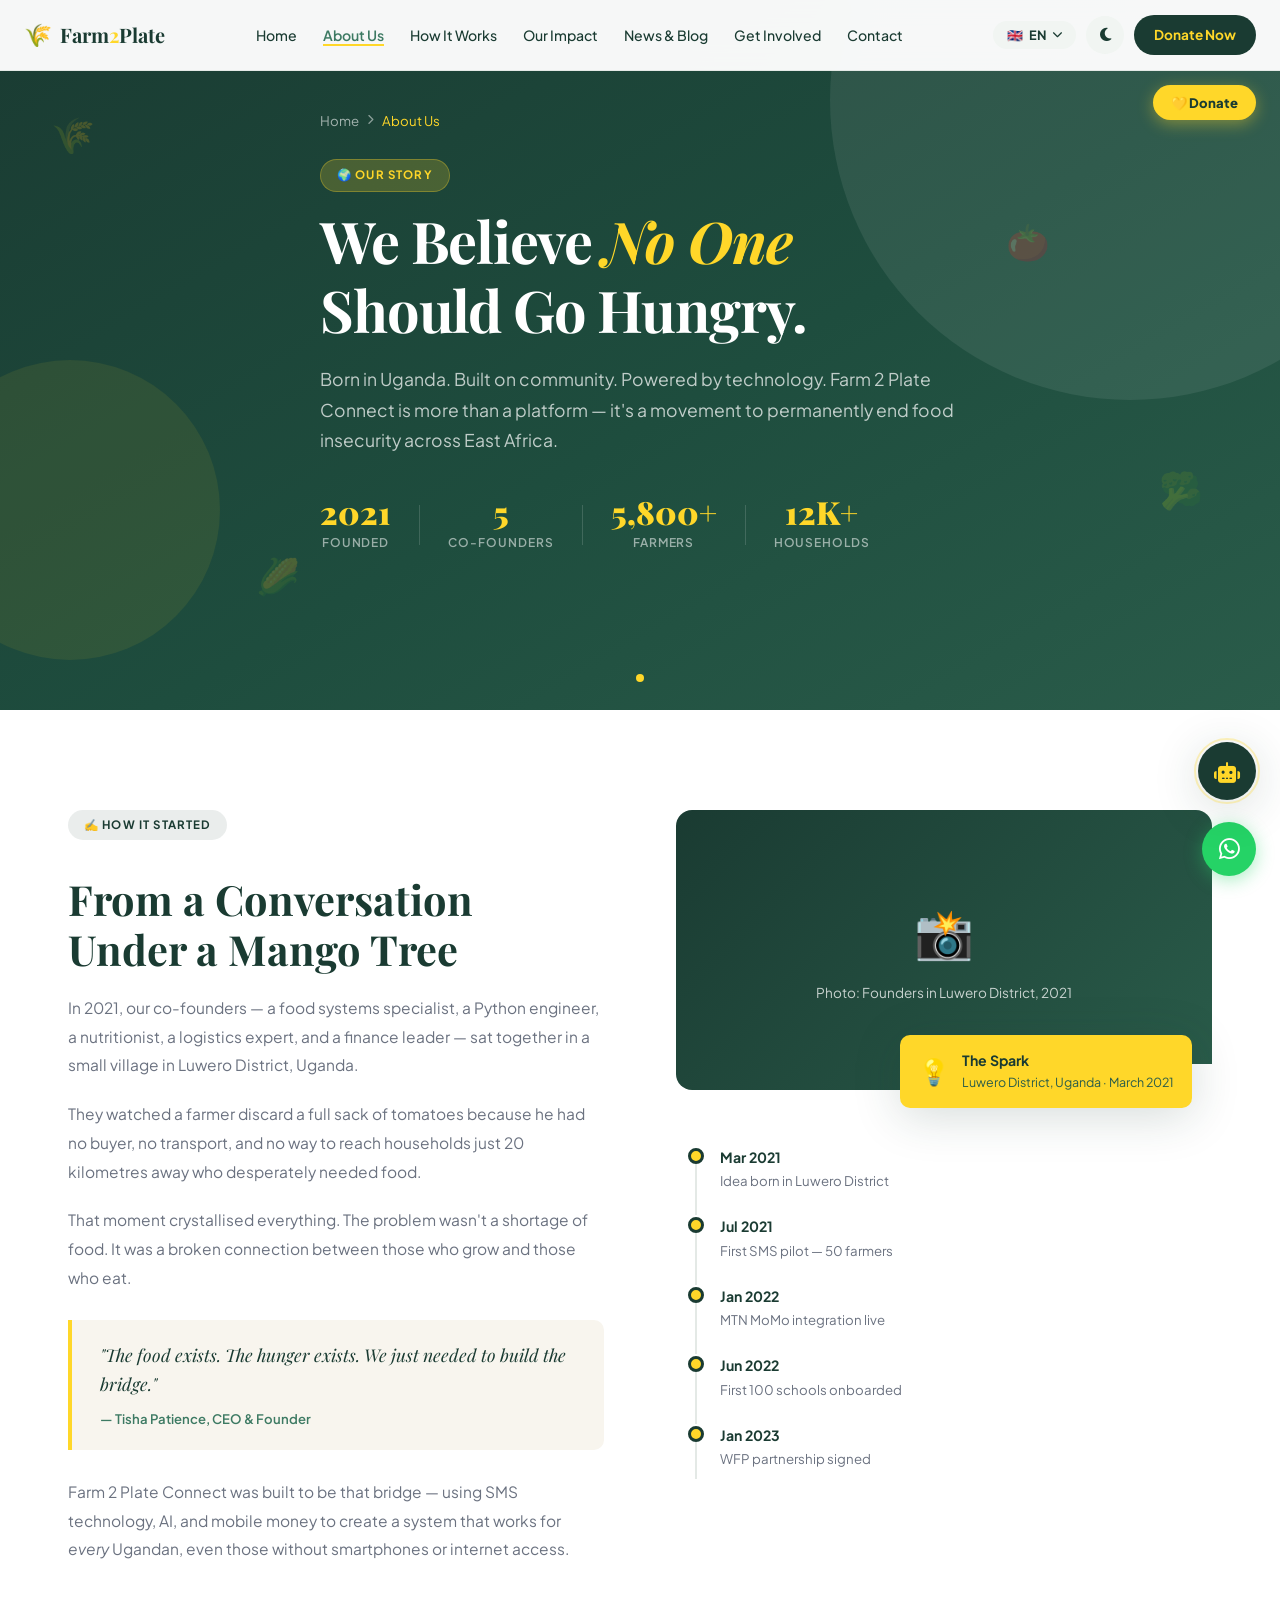
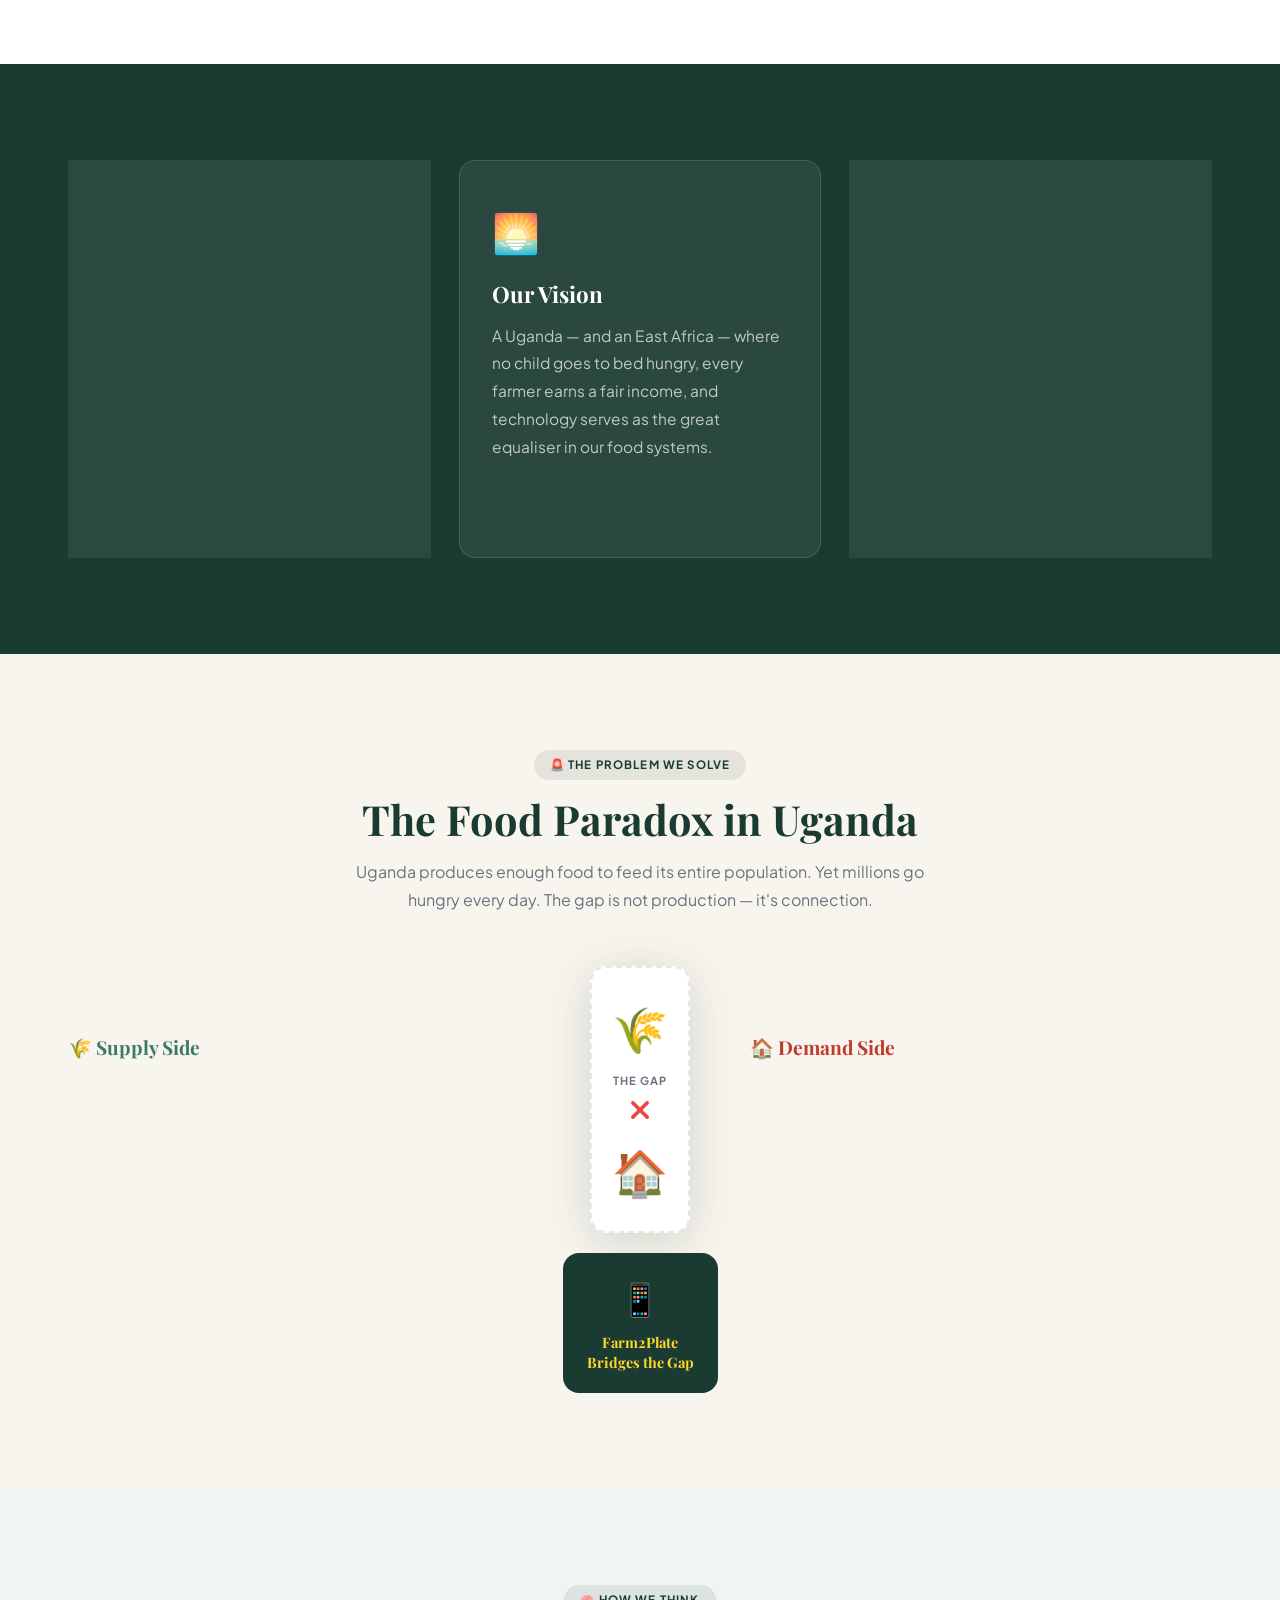
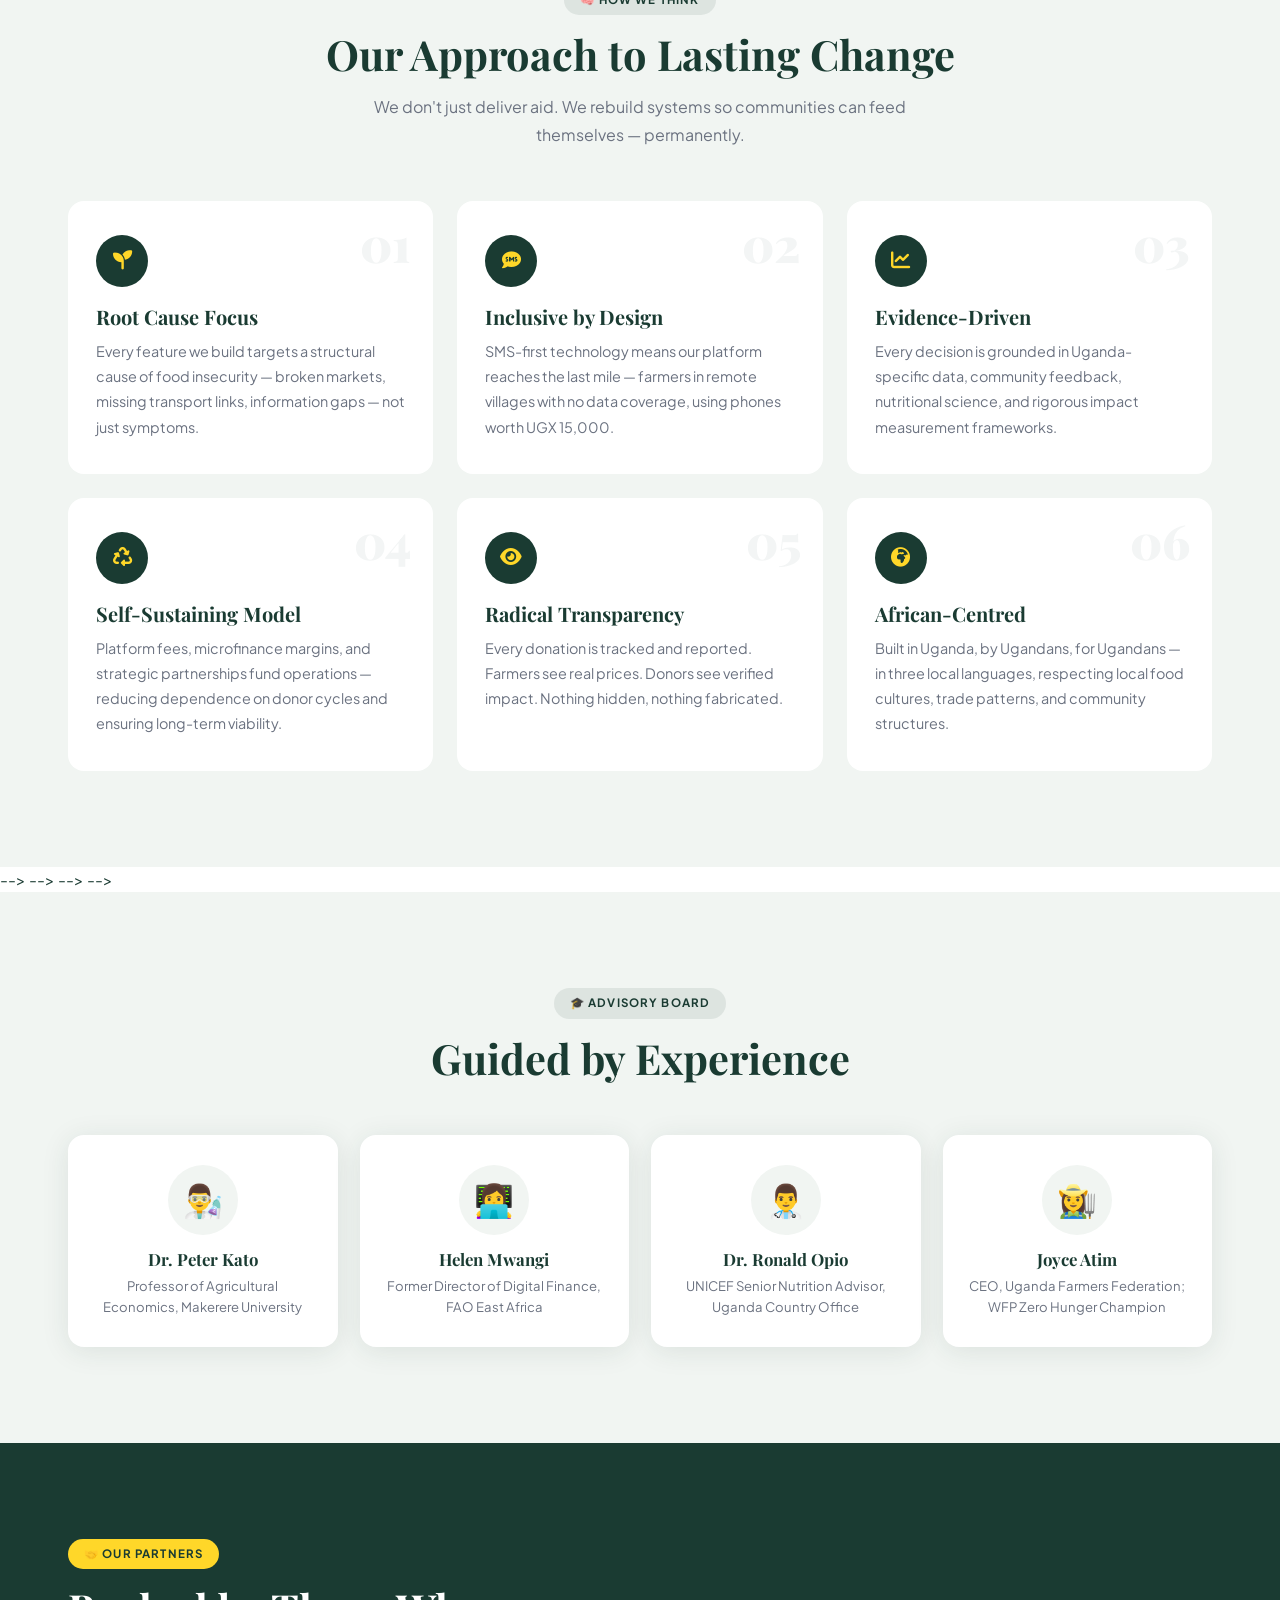
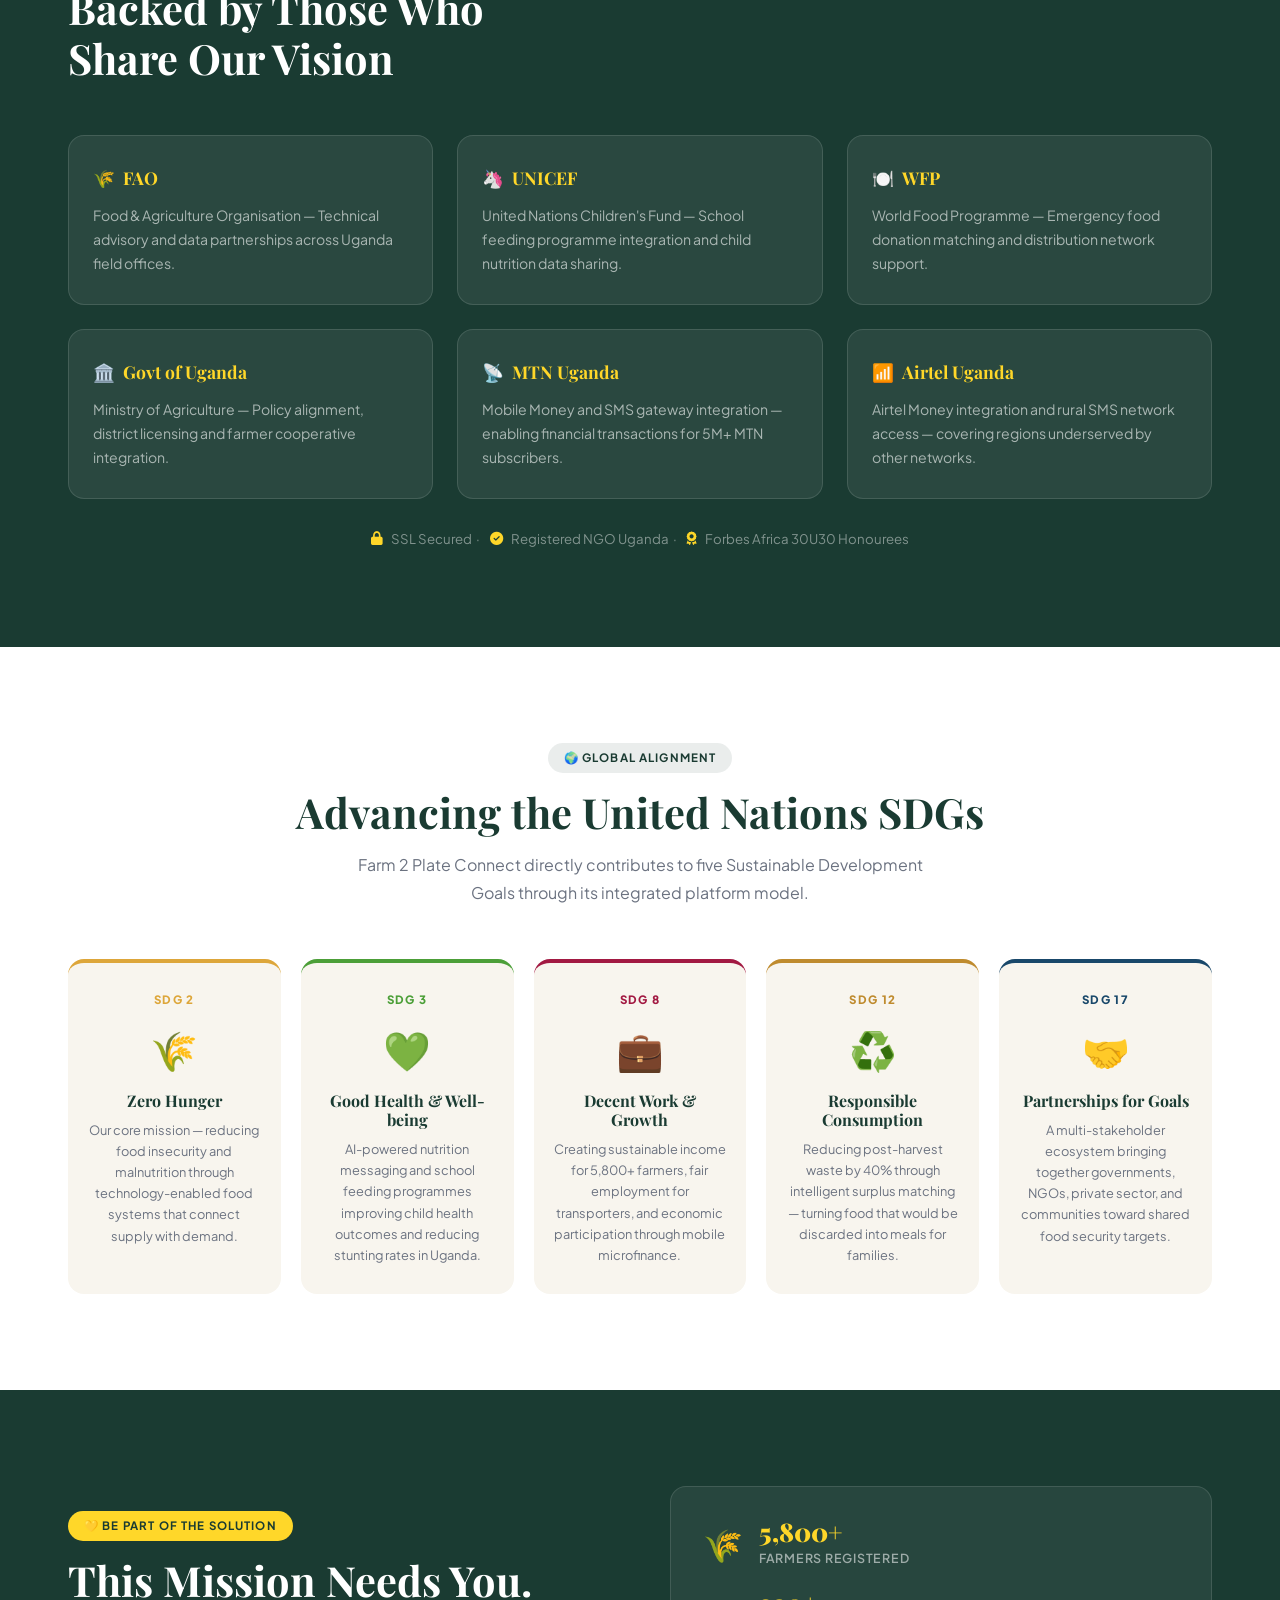
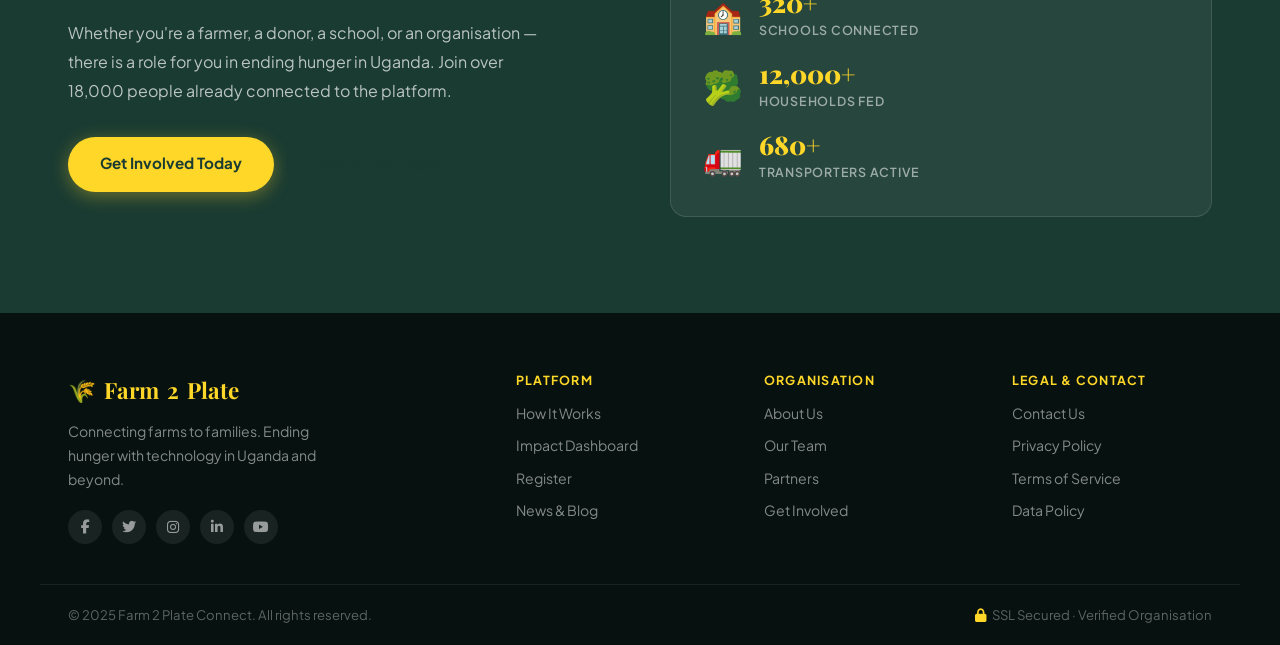
<file: about.html>
<!DOCTYPE html>
<html lang="en" data-theme="light">
<head>
  <meta charset="UTF-8"/>
  <meta name="viewport" content="width=device-width, initial-scale=1.0"/>
  <title>About Us | Farm 2 Plate Connect — Our Story, Mission & Team</title>
  <meta name="description" content="Learn about Farm 2 Plate Connect — our story, mission, values, and the team working to end food insecurity in Uganda through technology."/>
  <link rel="stylesheet" href="about.css"/>
  <link rel="preconnect" href="https://fonts.googleapis.com"/>
  <link href="https://fonts.googleapis.com/css2?family=Playfair+Display:ital,wght@0,500;0,700;0,900;1,600;1,800&family=Plus+Jakarta+Sans:wght@300;400;500;600;700&display=swap" rel="stylesheet"/>
  <link rel="stylesheet" href="https://cdnjs.cloudflare.com/ajax/libs/font-awesome/6.5.0/css/all.min.css"/>
</head>
<body>

<!-- ===== NAVBAR ===== -->
<nav id="navbar">
  <div class="nav-inner">
    <a href="index.html" class="nav-logo">
      <!-- LOGO: <img src="assets/logo.png" class="logo-img" alt="Farm2Plate"/> -->
      <span class="logo-leaf">🌾</span>
      <span class="logo-text">Farm<em>2</em>Plate</span>
    </a>
    <ul class="nav-links" id="nav-links">
      <li><a href="index.html">Home</a></li>
      <li><a href="about.html" class="nav-current">About Us</a></li>
      <li><a href="howitworks.html">How It Works</a></li>
      <li><a href="impact.html">Our Impact</a></li>
      <li><a href="blog.html">News &amp; Blog</a></li>
      <li><a href="getinvolved.html">Get Involved</a></li>
      <li><a href="contact.html">Contact</a></li>
    </ul>
    <div class="nav-right">
      <div class="lang-drop" id="lang-drop">
        <button class="lang-trigger" id="lang-trigger">
          <span id="lang-flag">🇬🇧</span>
          <span id="lang-code">EN</span>
          <i class="fas fa-chevron-down lang-arrow"></i>
        </button>
        <div class="lang-menu" id="lang-menu">
          <button class="lang-opt active" data-lang="en" data-flag="🇬🇧">🇬🇧 English</button>
          <button class="lang-opt" data-lang="lg" data-flag="🇺🇬">🇺🇬 Luganda</button>
          <button class="lang-opt" data-lang="sw" data-flag="🌍">🌍 Kiswahili</button>
        </div>
      </div>
      <button id="dark-btn" class="icon-btn" title="Toggle dark mode"><i class="fas fa-moon"></i></button>
      <a href="getinvolved.html" class="nav-donate">Donate Now</a>
      <button class="hamburger" id="hamburger"><span></span><span></span><span></span></button>
    </div>
  </div>
</nav>

<!-- ===== PAGE HERO ===== -->
<section id="about-hero">
  <div class="ah-bg">
    <div class="ah-orb ah-o1"></div>
    <div class="ah-orb ah-o2"></div>
    <!-- decorative food elements -->
    <div class="ah-food f1">🌾</div>
    <div class="ah-food f2">🥦</div>
    <div class="ah-food f3">🍅</div>
    <div class="ah-food f4">🌽</div>
  </div>
  <div class="container ah-inner">
    <div class="ah-breadcrumb">
      <a href="index.html">Home</a>
      <i class="fas fa-chevron-right"></i>
      <span>About Us</span>
    </div>
    <div class="ah-content">
      <span class="chip">🌍 Our Story</span>
      <h1>We Believe <em>No One</em><br/>Should Go Hungry.</h1>
      <p class="ah-sub">Born in Uganda. Built on community. Powered by technology. Farm 2 Plate Connect is more than a platform — it's a movement to permanently end food insecurity across East Africa.</p>
      <div class="ah-numbers">
        <div class="ahn"><strong>2021</strong><span>Founded</span></div>
        <div class="ahn-sep"></div>
        <div class="ahn"><strong>5</strong><span>Co-Founders</span></div>
        <div class="ahn-sep"></div>
        <div class="ahn"><strong>5,800+</strong><span>Farmers</span></div>
        <div class="ahn-sep"></div>
        <div class="ahn"><strong>12K+</strong><span>Households</span></div>
      </div>
    </div>
  </div>
  <!-- scroll cue -->
  <div class="scroll-cue"><div class="sc-dot"></div></div>
</section>

<!-- ===== ORIGIN STORY ===== -->
<section id="story">
  <div class="container">
    <div class="story-grid">
      <div class="story-left">
        <span class="chip">✍️ How It Started</span>
        <h2>From a Conversation<br/>Under a Mango Tree</h2>
        <p>In 2021, our co-founders — a food systems specialist, a Python engineer, a nutritionist, a logistics expert, and a finance leader — sat together in a small village in Luwero District, Uganda.</p>
        <p>They watched a farmer discard a full sack of tomatoes because he had no buyer, no transport, and no way to reach households just 20 kilometres away who desperately needed food.</p>
        <p>That moment crystallised everything. The problem wasn't a shortage of food. It was a broken connection between those who grow and those who eat.</p>
        <blockquote class="story-quote">
          "The food exists. The hunger exists. We just needed to build the bridge."
          <cite>— Tisha Patience, CEO &amp; Founder</cite>
        </blockquote>
        <p>Farm 2 Plate Connect was built to be that bridge — using SMS technology, AI, and mobile money to create a system that works for <em>every</em> Ugandan, even those without smartphones or internet access.</p>
      </div>
      <div class="story-right">
        <div class="story-visual">
          <!-- PHOTO: replace with <img src="assets/about/origin.jpg" alt="Founders in Luwero" class="story-photo"> -->
          <div class="story-photo-ph">
            <span>📸</span>
            <p>Photo: Founders in Luwero District, 2021</p>
            <!-- <small>Replace with actual photo:<br/><code>assets/about/origin.jpg</code></small> -->
          </div>
          <div class="story-overlay-card">
            <div class="soc-icon">💡</div>
            <div>
              <strong>The Spark</strong>
              <p>Luwero District, Uganda · March 2021</p>
            </div>
          </div>
        </div>
        <div class="timeline-strip">
          <div class="tl-item">
            <div class="tl-dot"></div>
            <div class="tl-body"><strong>Mar 2021</strong><p>Idea born in Luwero District</p></div>
          </div>
          <div class="tl-item">
            <div class="tl-dot"></div>
            <div class="tl-body"><strong>Jul 2021</strong><p>First SMS pilot — 50 farmers</p></div>
          </div>
          <div class="tl-item">
            <div class="tl-dot"></div>
            <div class="tl-body"><strong>Jan 2022</strong><p>MTN MoMo integration live</p></div>
          </div>
          <div class="tl-item">
            <div class="tl-dot"></div>
            <div class="tl-body"><strong>Jun 2022</strong><p>First 100 schools onboarded</p></div>
          </div>
          <div class="tl-item">
            <div class="tl-dot"></div>
            <div class="tl-body"><strong>Jan 2023</strong><p>WFP partnership signed</p></div>
          </div>
          <div class="tl-item">
            <div class="tl-dot"></div>
            <div class="tl-body"><strong>2025</strong><p>5,800+ farmers · 12K households</p></div>
          </div>
        </div>
      </div>
    </div>
  </div>
</section>

<!-- ===== MISSION / VISION / VALUES ===== -->
<section id="mvv" class="dark-sec">
  <div class="container">
    <div class="mvv-grid">
      <div class="mvv-card mvv-mission">
        <div class="mvv-icon">🎯</div>
        <h3>Our Mission</h3>
        <p>To eliminate food insecurity and malnutrition in Uganda by connecting farmers, households, schools, and NGOs through an inclusive, technology-powered food ecosystem accessible to everyone — including those without smartphones.</p>
      </div>
      <div class="mvv-card mvv-vision">
        <div class="mvv-icon">🌅</div>
        <h3>Our Vision</h3>
        <p>A Uganda — and an East Africa — where no child goes to bed hungry, every farmer earns a fair income, and technology serves as the great equaliser in our food systems.</p>
      </div>
      <div class="mvv-card mvv-values">
        <div class="mvv-icon">💎</div>
        <h3>Our Values</h3>
        <ul class="values-list">
          <li><i class="fas fa-check-circle"></i> Community-First Design</li>
          <li><i class="fas fa-check-circle"></i> Radical Transparency</li>
          <li><i class="fas fa-check-circle"></i> Inclusive Technology</li>
          <li><i class="fas fa-check-circle"></i> Evidence-Based Action</li>
          <li><i class="fas fa-check-circle"></i> African-Centered Solutions</li>
        </ul>
      </div>
    </div>
  </div>
</section>

<!-- ===== WHY WE EXIST — PROBLEM FRAMING ===== -->
<section id="why-exist">
  <div class="container">
    <div class="sec-head centered">
      <span class="chip">🚨 The Problem We Solve</span>
      <h2>The Food Paradox in Uganda</h2>
      <p class="sec-sub">Uganda produces enough food to feed its entire population. Yet millions go hungry every day. The gap is not production — it's connection.</p>
    </div>
    <div class="paradox-grid">
      <div class="paradox-side left-side">
        <h3 class="ps-title supply">🌾 Supply Side</h3>
        <div class="pstat"><span class="pstat-n">40%</span><p>of harvested food wasted before reaching consumers</p></div>
        <div class="pstat"><span class="pstat-n">60%</span><p>of farmers lack reliable market access</p></div>
        <div class="pstat"><span class="pstat-n">70%</span><p>of farmers use basic feature phones only</p></div>
      </div>
      <div class="paradox-center">
        <div class="gap-visual">
          <div class="gap-farm">🌾</div>
          <div class="gap-line">
            <div class="gap-label">The Gap</div>
            <div class="gap-arrows">
              <i class="fas fa-times"></i>
            </div>
          </div>
          <div class="gap-family">🏠</div>
        </div>
        <div class="gap-solution">
          <div class="gs-badge">
            <span>📱</span>
            <strong>Farm2Plate<br/>Bridges the Gap</strong>
          </div>
        </div>
      </div>
      <div class="paradox-side right-side">
        <h3 class="ps-title demand">🏠 Demand Side</h3>
        <div class="pstat"><span class="pstat-n">36%</span><p>of Uganda's population undernourished</p></div>
        <div class="pstat"><span class="pstat-n">26%</span><p>child stunting rate among under-5s</p></div>
        <div class="pstat"><span class="pstat-n">797K</span><p>people in acute food crisis needing help now</p></div>
      </div>
    </div>
  </div>
</section>

<!-- ===== APPROACH ===== -->
<section id="approach" class="light-sec">
  <div class="container">
    <div class="sec-head centered">
      <span class="chip">🧠 How We Think</span>
      <h2>Our Approach to Lasting Change</h2>
      <p class="sec-sub">We don't just deliver aid. We rebuild systems so communities can feed themselves — permanently.</p>
    </div>
    <div class="approach-grid">
      <div class="ap-card">
        <div class="ap-num">01</div>
        <div class="ap-icon"><i class="fas fa-seedling"></i></div>
        <h3>Root Cause Focus</h3>
        <p>Every feature we build targets a structural cause of food insecurity — broken markets, missing transport links, information gaps — not just symptoms.</p>
      </div>
      <div class="ap-card">
        <div class="ap-num">02</div>
        <div class="ap-icon"><i class="fas fa-sms"></i></div>
        <h3>Inclusive by Design</h3>
        <p>SMS-first technology means our platform reaches the last mile — farmers in remote villages with no data coverage, using phones worth UGX 15,000.</p>
      </div>
      <div class="ap-card">
        <div class="ap-num">03</div>
        <div class="ap-icon"><i class="fas fa-chart-line"></i></div>
        <h3>Evidence-Driven</h3>
        <p>Every decision is grounded in Uganda-specific data, community feedback, nutritional science, and rigorous impact measurement frameworks.</p>
      </div>
      <div class="ap-card">
        <div class="ap-num">04</div>
        <div class="ap-icon"><i class="fas fa-recycle"></i></div>
        <h3>Self-Sustaining Model</h3>
        <p>Platform fees, microfinance margins, and strategic partnerships fund operations — reducing dependence on donor cycles and ensuring long-term viability.</p>
      </div>
      <div class="ap-card">
        <div class="ap-num">05</div>
        <div class="ap-icon"><i class="fas fa-eye"></i></div>
        <h3>Radical Transparency</h3>
        <p>Every donation is tracked and reported. Farmers see real prices. Donors see verified impact. Nothing hidden, nothing fabricated.</p>
      </div>
      <div class="ap-card">
        <div class="ap-num">06</div>
        <div class="ap-icon"><i class="fas fa-globe-africa"></i></div>
        <h3>African-Centred</h3>
        <p>Built in Uganda, by Ugandans, for Ugandans — in three local languages, respecting local food cultures, trade patterns, and community structures.</p>
      </div>
    </div>
  </div>
</section>


<!-- <section id="team">
  <div class="container">
    <div class="sec-head centered">
      <span class="chip">👩‍💻 The Founders</span>
      <h2>Five People. One Mission.</h2>
      <p class="sec-sub">Diverse backgrounds, unified by the belief that technology can permanently end hunger in Uganda.</p>
    </div> -->

    <!-- Featured founder row -->
    <!-- <div class="team-featured">

      <div class="tf-card">
        <div class="tf-img-wrap">
          <!-- PHOTO: <img src="assets/team/amara.jpg" alt="Amara Nakato" class="tf-photo"> -->
          <!-- <div class="tf-ph ceo-bg"><span>👩‍🌾</span></div>
          <div class="tf-role-tag">CEO</div>
        </div>
        <div class="tf-body">
          <h3>Amara Nakato</h3>
          <span class="tf-title">Chief Executive Officer &amp; Co-Founder</span>
          <p>A former USAID food systems specialist with a decade of experience designing agricultural interventions across Uganda, Kenya, and Tanzania. Amara holds an MSc in Development Economics from Makerere University and an MBA from USIU-Africa. She has overseen programmes impacting over 200,000 smallholder farmers and was named one of Forbes Africa's 30 Under 30 in Social Enterprise.</p>
          <div class="tf-expertise">
            <span>Food Systems</span><span>Rural Development</span><span>Strategic Leadership</span>
          </div> --> -->
          <!-- <div class="tf-links">
            <a href="#"><i class="fab fa-linkedin"></i> LinkedIn</a>
            <a href="#"><i class="fab fa-twitter"></i> Twitter</a>
          </div>
        </div>
      </div>

      <div class="tf-card tf-reverse">
        <div class="tf-img-wrap">
          PHOTO: <img src="assets/team/david.jpg" alt="David Ssemwogerere" class="tf-photo">
          <div class="tf-ph cto-bg"><span>👨‍💻</span></div>
          <div class="tf-role-tag cto-tag">CTO</div>
        </div> -->
        <!-- <div class="tf-body">
          <h3>David Ssemwogerere</h3>
          <span class="tf-title">Chief Technology Officer &amp; Co-Founder</span>
          <p>A full-stack engineer specialising in Python, Django, and AI/ML systems. David previously built SMS-based agricultural advisory platforms reaching 500,000+ users in Uganda and Kenya with Africa's Talking APIs. He holds a BSc in Computer Science from Makerere University and has contributed to open-source tools used across the African developer community.</p>
          <div class="tf-expertise">
            <span>Python / Django</span><span>SMS Platforms</span><span>AI &amp; Machine Learning</span>
          </div>
          <div class="tf-links">
            <a href="#"><i class="fab fa-linkedin"></i> LinkedIn</a>
            <a href="#"><i class="fab fa-github"></i> GitHub</a>
          </div>
        </div>
      </div> -->

    <!-- </div>

    Supporting team grid
    <div class="team-three">

      <div class="tt-card">
        <div class="tt-img-wrap">
          <!-- PHOTO: <img src="assets/team/grace.jpg" alt="Grace Achieng" class="tt-photo"> -->
          <!-- <div class="tt-ph nutrition-bg"><span>👩‍⚕️</span></div>
        </div>
        <div class="tt-body">
          <h3>Grace Achieng</h3>
          <span class="tt-title">Head of Nutrition &amp; Health</span>
          <p>Public health nutritionist and WHO Uganda consultant. Grace designed child nutrition programmes across 12 districts and holds an MPH from Makerere University School of Public Health.</p>
          <div class="tt-tags"><span>Child Nutrition</span><span>WHO Consultant</span><span>Public Health</span></div>
          <div class="tt-links">
            <a href="#"><i class="fab fa-linkedin"></i></a>
            <a href="#"><i class="fab fa-twitter"></i></a> --> -->
          <!-- </div>
        </div>
      </div>

      <div class="tt-card">
        <div class="tt-img-wrap">
          <!-- PHOTO: <img src="assets/team/moses.jpg" alt="Moses Okello" class="tt-photo"> -->
          <!-- <div class="tt-ph ops-bg"><span>👨‍🚀</span></div>
        </div>
        <div class="tt-body">
          <h3>Moses Okello</h3>
          <span class="tt-title">Head of Operations &amp; Logistics</span>
          <p>Supply chain and logistics specialist with 8 years managing food distribution networks in Northern and Eastern Uganda. Former senior operations manager at WFP field offices.</p>
          <div class="tt-tags"><span>Supply Chain</span><span>WFP Alumni</span><span>Field Operations</span></div>
          <div class="tt-links">
            <a href="#"><i class="fab fa-linkedin"></i></a>
            <a href="#"><i class="fab fa-twitter"></i></a> -->
          <!-- </div> -->
        <!-- </div>
      </div>

      <div class="tt-card">
        <div class="tt-img-wrap">
          <!-- PHOTO: <img src="assets/team/sarah.jpg" alt="Sarah Namukasa" class="tt-photo"> -->
          <!-- <div class="tt-ph finance-bg"><span>👩‍💼</span></div>
        </div>
        <div class="tt-body">
          <h3>Sarah Namukasa</h3>
          <span class="tt-title">Head of Partnerships &amp; Finance</span>
          <p>Impact finance and fundraising specialist. Previously led NGO strategic partnerships at WFP Uganda, having raised over $2M+ for food security initiatives across East Africa.</p>
          <div class="tt-tags"><span>Impact Finance</span><span>Fundraising</span><span>NGO Partnerships</span></div>
          <div class="tt-links">
            <a href="#"><i class="fab fa-linkedin"></i></a>
            <a href="#"><i class="fab fa-twitter"></i></a> -->
          <!-- </div> -->
        <!-- </div>
      </div> -->

    <!-- </div>
  </div>
</section> --> --> -->

<!-- ===== ADVISORS ===== -->
<section id="advisors" class="light-sec">
  <div class="container">
    <div class="sec-head centered">
      <span class="chip">🎓 Advisory Board</span>
      <h2>Guided by Experience</h2>
    </div>
    <div class="advisors-row">
      <div class="adv-card">
        <!-- PHOTO: <img src="assets/advisors/dr-kato.jpg" alt="Dr. Peter Kato"> -->
        <div class="adv-ph"><span>👨‍🔬</span></div>
        <h4>Dr. Peter Kato</h4>
        <p>Professor of Agricultural Economics, Makerere University</p>
      </div>
      <div class="adv-card">
        <!-- PHOTO: <img src="assets/advisors/helen.jpg" alt="Helen Mwangi"> -->
        <div class="adv-ph"><span>👩‍💻</span></div>
        <h4>Helen Mwangi</h4>
        <p>Former Director of Digital Finance, FAO East Africa</p>
      </div>
      <div class="adv-card">
        <!-- PHOTO: <img src="assets/advisors/dr-opio.jpg" alt="Dr. Ronald Opio"> -->
        <div class="adv-ph"><span>👨‍⚕️</span></div>
        <h4>Dr. Ronald Opio</h4>
        <p>UNICEF Senior Nutrition Advisor, Uganda Country Office</p>
      </div>
      <div class="adv-card">
        <!-- PHOTO: <img src="assets/advisors/joyce.jpg" alt="Joyce Atim"> -->
        <div class="adv-ph"><span>👩‍🌾</span></div>
        <h4>Joyce Atim</h4>
        <p>CEO, Uganda Farmers Federation; WFP Zero Hunger Champion</p>
      </div>
    </div>
  </div>
</section>

<!-- ===== PARTNERS ===== -->
<section id="partners" class="dark-sec">
  <div class="container">
    <div class="sec-head left">
      <span class="chip chip-y">🤝 Our Partners</span>
      <h2>Backed by Those Who<br/>Share Our Vision</h2>
    </div>
    <div class="partners-grid">
      <div class="pg-item">
        <!-- LOGO: <img src="assets/partners/fao.png" alt="FAO"> -->
        <div class="pgi-logo"><span>🌾</span> FAO</div>
        <p>Food &amp; Agriculture Organisation — Technical advisory and data partnerships across Uganda field offices.</p>
      </div>
      <div class="pg-item">
        <div class="pgi-logo"><span>🦄</span> UNICEF</div>
        <p>United Nations Children's Fund — School feeding programme integration and child nutrition data sharing.</p>
      </div>
      <div class="pg-item">
        <div class="pgi-logo"><span>🍽️</span> WFP</div>
        <p>World Food Programme — Emergency food donation matching and distribution network support.</p>
      </div>
      <div class="pg-item">
        <div class="pgi-logo"><span>🏛️</span> Govt of Uganda</div>
        <p>Ministry of Agriculture — Policy alignment, district licensing and farmer cooperative integration.</p>
      </div>
      <div class="pg-item">
        <div class="pgi-logo"><span>📡</span> MTN Uganda</div>
        <p>Mobile Money and SMS gateway integration — enabling financial transactions for 5M+ MTN subscribers.</p>
      </div>
      <div class="pg-item">
        <div class="pgi-logo"><span>📶</span> Airtel Uganda</div>
        <p>Airtel Money integration and rural SMS network access — covering regions underserved by other networks.</p>
      </div>
    </div>
    <p class="trust-line"><i class="fas fa-lock"></i> SSL Secured &nbsp;·&nbsp; <i class="fas fa-check-circle"></i> Registered NGO Uganda &nbsp;·&nbsp; <i class="fas fa-award"></i> Forbes Africa 30U30 Honourees</p>
  </div>
</section>

<!-- ===== SDG ALIGNMENT ===== -->
<section id="sdg">
  <div class="container">
    <div class="sec-head centered">
      <span class="chip">🌍 Global Alignment</span>
      <h2>Advancing the United Nations SDGs</h2>
      <p class="sec-sub">Farm 2 Plate Connect directly contributes to five Sustainable Development Goals through its integrated platform model.</p>
    </div>
    <div class="sdg-full-row">
      <div class="sdg-full-card" style="--sc:#dda63a">
        <div class="sfc-num">SDG 2</div>
        <div class="sfc-icon">🌾</div>
        <h4>Zero Hunger</h4>
        <p>Our core mission — reducing food insecurity and malnutrition through technology-enabled food systems that connect supply with demand.</p>
      </div>
      <div class="sdg-full-card" style="--sc:#4c9f38">
        <div class="sfc-num">SDG 3</div>
        <div class="sfc-icon">💚</div>
        <h4>Good Health &amp; Well-being</h4>
        <p>AI-powered nutrition messaging and school feeding programmes improving child health outcomes and reducing stunting rates in Uganda.</p>
      </div>
      <div class="sdg-full-card" style="--sc:#a21942">
        <div class="sfc-num">SDG 8</div>
        <div class="sfc-icon">💼</div>
        <h4>Decent Work &amp; Growth</h4>
        <p>Creating sustainable income for 5,800+ farmers, fair employment for transporters, and economic participation through mobile microfinance.</p>
      </div>
      <div class="sdg-full-card" style="--sc:#bf8b2e">
        <div class="sfc-num">SDG 12</div>
        <div class="sfc-icon">♻️</div>
        <h4>Responsible Consumption</h4>
        <p>Reducing post-harvest waste by 40% through intelligent surplus matching — turning food that would be discarded into meals for families.</p>
      </div>
      <div class="sdg-full-card" style="--sc:#19486a">
        <div class="sfc-num">SDG 17</div>
        <div class="sfc-icon">🤝</div>
        <h4>Partnerships for Goals</h4>
        <p>A multi-stakeholder ecosystem bringing together governments, NGOs, private sector, and communities toward shared food security targets.</p>
      </div>
    </div>
  </div>
</section>

<!-- ===== JOIN CTA ===== -->
<section id="about-cta" class="cta-sec">
  <div class="container">
    <div class="acta-inner">
      <div class="acta-left">
        <span class="chip chip-y">💛 Be Part of the Solution</span>
        <h2>This Mission Needs You.</h2>
        <p>Whether you're a farmer, a donor, a school, or an organisation — there is a role for you in ending hunger in Uganda. Join over 18,000 people already connected to the platform.</p>
        <div class="acta-btns">
          <a href="getinvolved.html" class="btn-primary">Get Involved Today</a>
          <a href="contact.html" class="btn-ghost">Talk to Our Team</a>
        </div>
      </div>
      <div class="acta-right">
        <div class="impact-snapshot">
          <div class="is-item"><span>🌾</span><div><strong>5,800+</strong><small>Farmers registered</small></div></div>
          <div class="is-item"><span>🏫</span><div><strong>320+</strong><small>Schools connected</small></div></div>
          <div class="is-item"><span>🥦</span><div><strong>12,000+</strong><small>Households fed</small></div></div>
          <div class="is-item"><span>🚛</span><div><strong>680+</strong><small>Transporters active</small></div></div>
        </div>
      </div>
    </div>
  </div>
</section>

<!-- ===== FOOTER ===== -->
<footer>
  <div class="footer-inner container">
    <div class="ft-brand">
      <div class="ft-logo-text"><span>🌾</span> Farm<em>2</em>Plate</div>
      <p>Connecting farms to families. Ending hunger with technology in Uganda and beyond.</p>
      <div class="ft-soc">
        <a href="#"><i class="fab fa-facebook-f"></i></a>
        <a href="#"><i class="fab fa-twitter"></i></a>
        <a href="#"><i class="fab fa-instagram"></i></a>
        <a href="#"><i class="fab fa-linkedin-in"></i></a>
        <a href="#"><i class="fab fa-youtube"></i></a>
      </div>
    </div>
    <div class="ft-col"><h4>Platform</h4><a href="howitworks.html">How It Works</a><a href="impact.html">Impact Dashboard</a><a href="getinvolved.html">Register</a><a href="blog.html">News &amp; Blog</a></div>
    <div class="ft-col"><h4>Organisation</h4><a href="about.html">About Us</a><a href="#team">Our Team</a><a href="#partners">Partners</a><a href="getinvolved.html">Get Involved</a></div>
    <div class="ft-col"><h4>Legal &amp; Contact</h4><a href="contact.html">Contact Us</a><a href="privacy.html">Privacy Policy</a><a href="terms.html">Terms of Service</a><a href="#">Data Policy</a></div>
  </div>
  <div class="footer-bottom container">
    <p>© 2025 Farm 2 Plate Connect. All rights reserved.</p>
    <p><i class="fas fa-lock"></i> SSL Secured · Verified Organisation</p>
  </div>
</footer>

<!-- AI ASSISTANT -->
<div id="ai-widget">
  <button id="ai-fab" onclick="toggleAI()">
    <i class="fas fa-robot"></i>
    <div class="ai-ring"></div>
  </button>
  <div id="ai-panel">
    <div class="ap-head">
      <span>🤖</span>
      <div><strong>FarmBot AI</strong><small>● Online · Replies instantly</small></div>
      <button onclick="toggleAI()"><i class="fas fa-times"></i></button>
    </div>
    <div class="ap-msgs" id="ap-msgs">
      <div class="ai-msg bot">👋 Hi! Ask me anything about Farm 2 Plate Connect — our story, team, platform or how to get involved!</div>
    </div>
    <div class="ap-quick">
      <button onclick="askAI('Who founded Farm 2 Plate Connect?')">Who are the founders?</button>
      <button onclick="askAI('What is your mission?')">Your mission?</button>
      <button onclick="askAI('How can I partner with Farm 2 Plate?')">Partner with us?</button>
    </div>
    <div class="ap-input">
      <button id="mic-btn" onclick="startVoice()"><i class="fas fa-microphone"></i></button>
      <input type="text" id="ap-in" placeholder="Type your question..." onkeypress="if(event.key==='Enter')sendAI()"/>
      <button onclick="sendAI()"><i class="fas fa-paper-plane"></i></button>
    </div>
    <div id="voice-bar" class="v-bar hidden"><div class="v-dot"></div><span>Listening...</span></div>
  </div>
</div>

<a href="https://wa.me/256700123456" class="wa-btn" target="_blank"><i class="fab fa-whatsapp"></i></a>
<button class="donate-btn" onclick="window.location='getinvolved.html'">💛 Donate</button>

<script src="about.js"></script>
</body>
</html>
</file>
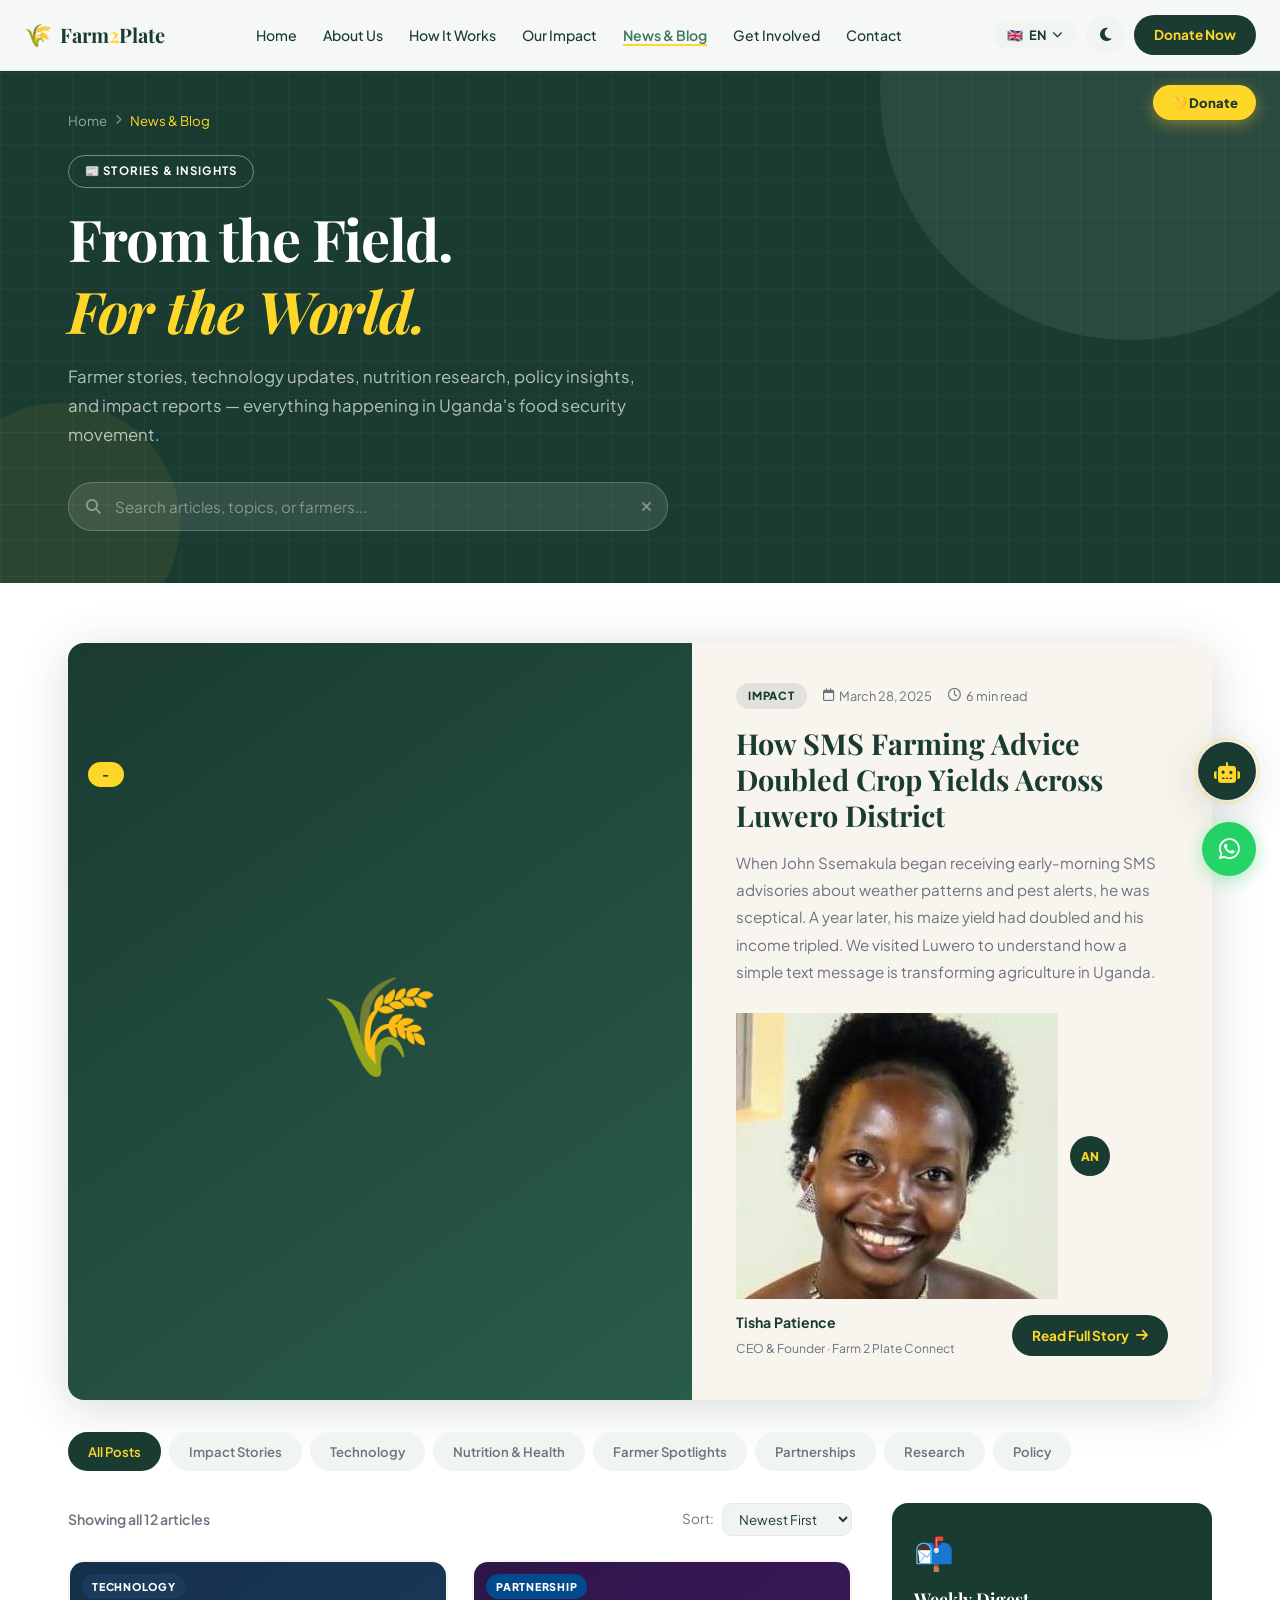
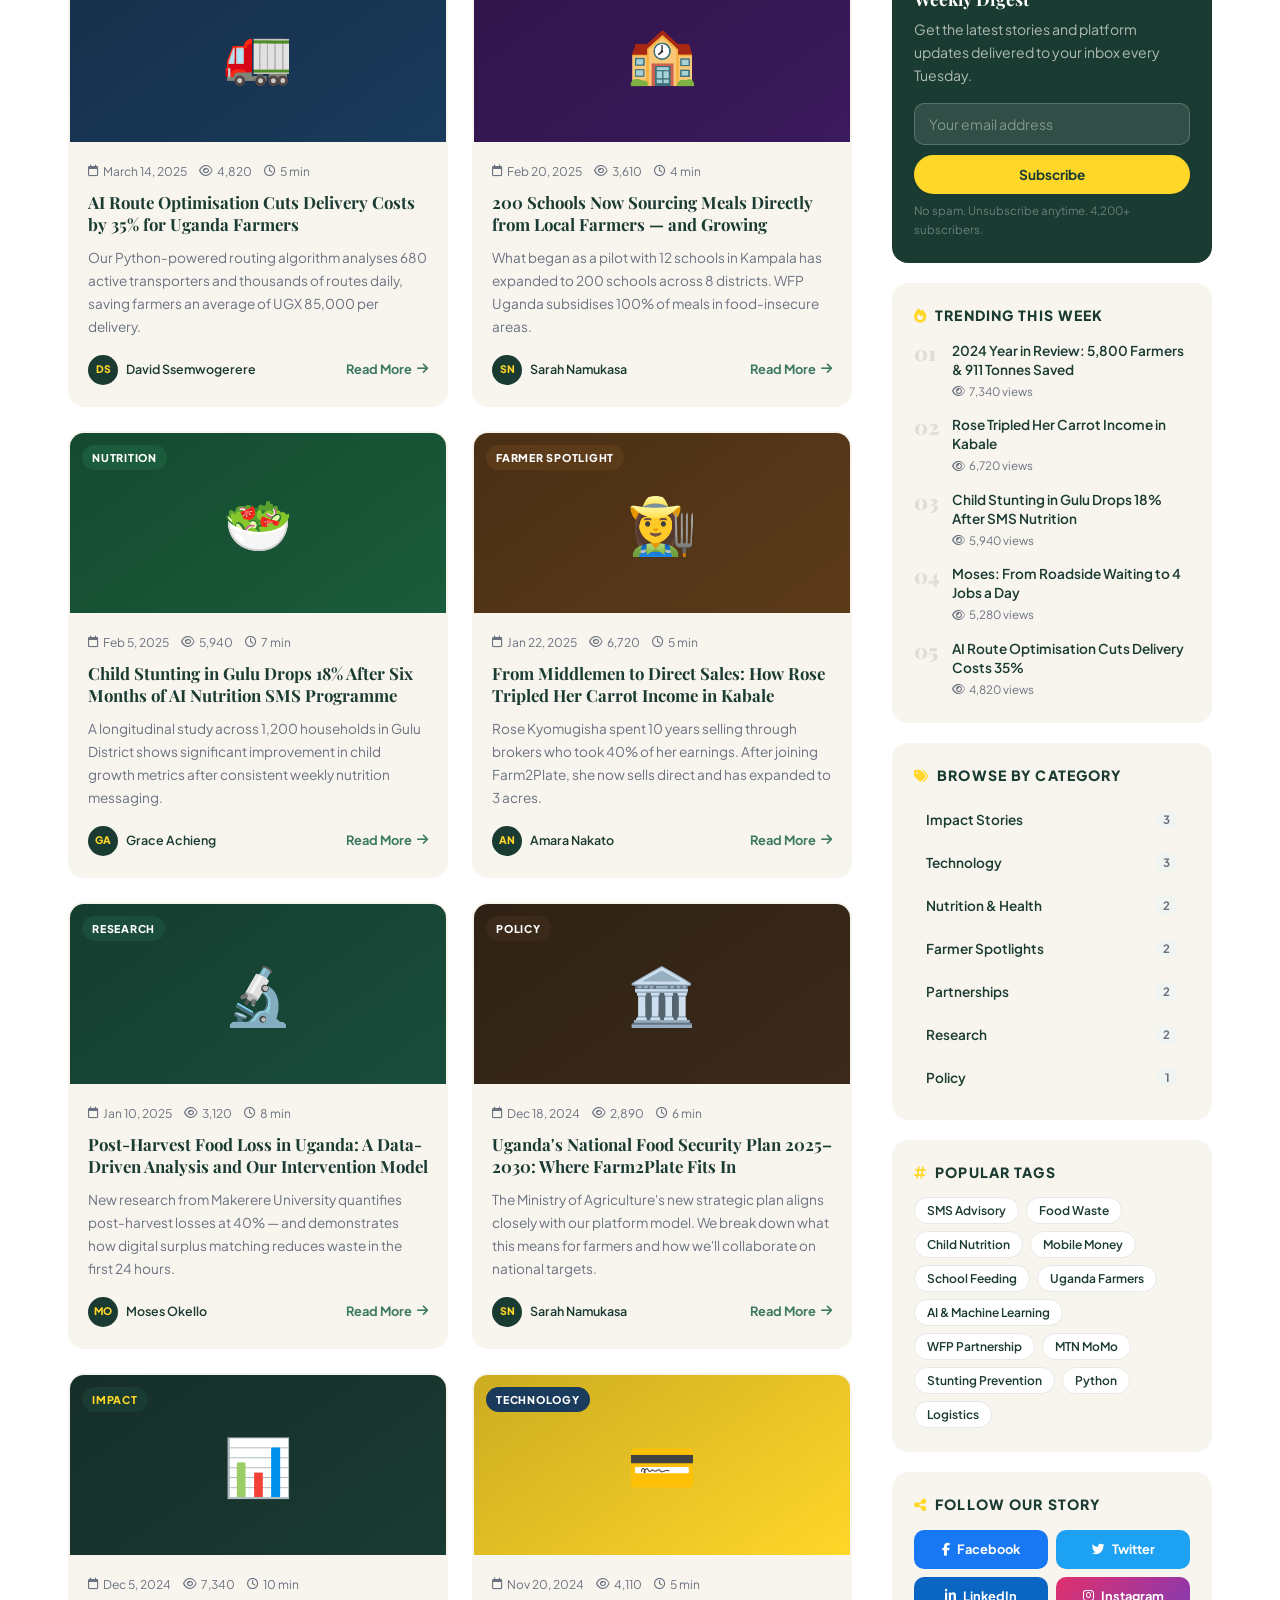
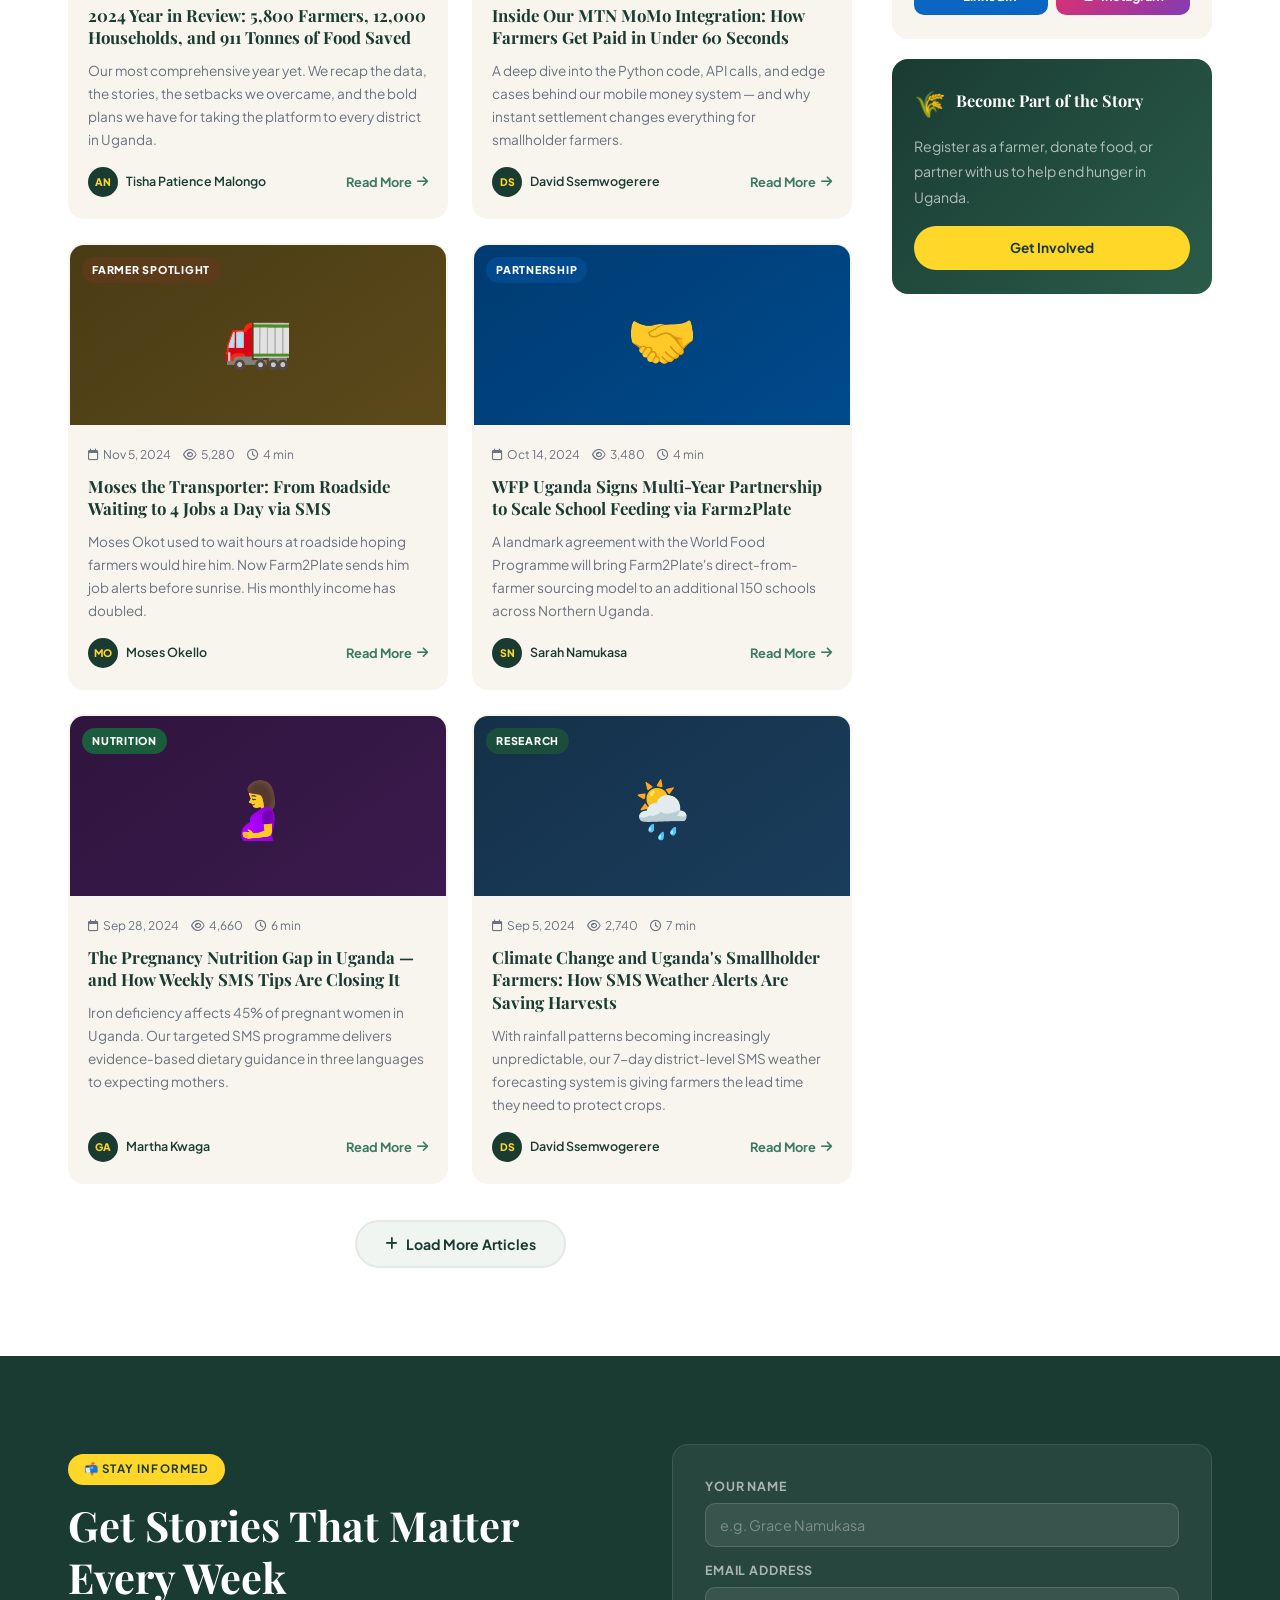
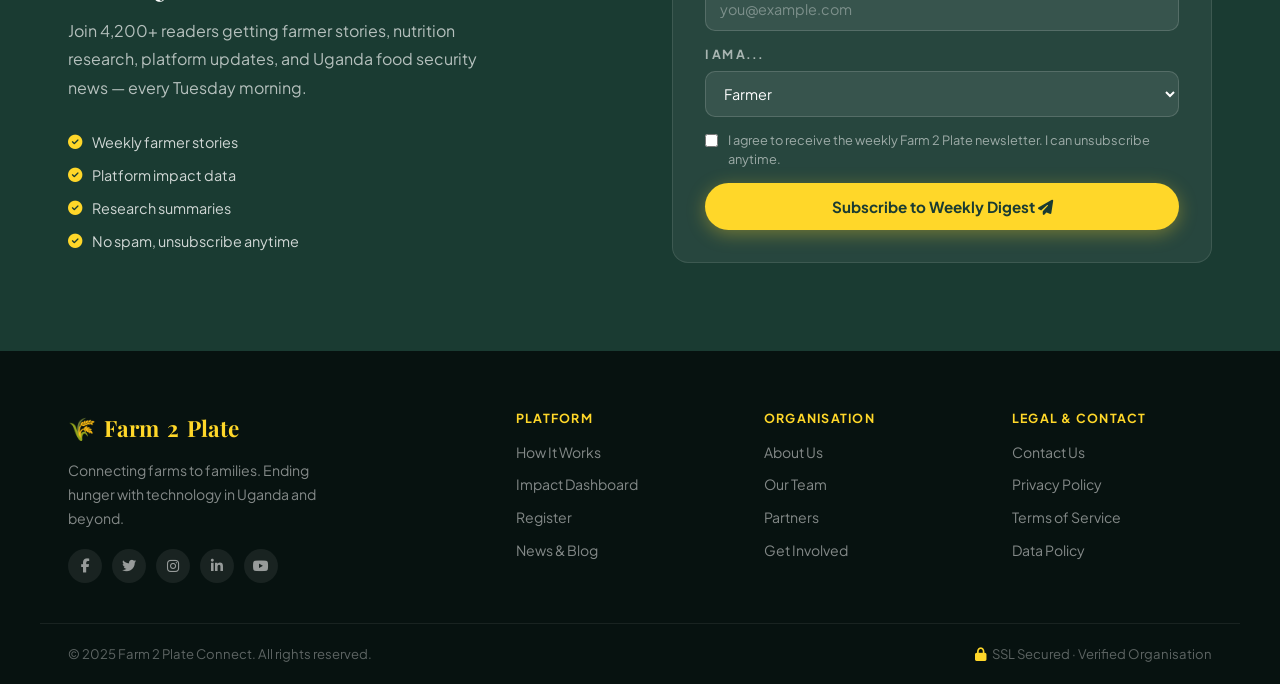
<file: blog.html>
<!DOCTYPE html>
<html lang="en" data-theme="light">
<head>
  <meta charset="UTF-8"/>
  <meta name="viewport" content="width=device-width, initial-scale=1.0"/>
  <title>News &amp; Blog | Farm 2 Plate Connect — Stories, Insights &amp; Updates</title>
  <meta name="description" content="Stories of impact, technology updates, farmer spotlights, research insights and news from Farm 2 Plate Connect Uganda."/>
  <link rel="stylesheet" href="blog.css"/>
  <link rel="preconnect" href="https://fonts.googleapis.com"/>
  <link href="https://fonts.googleapis.com/css2?family=Playfair+Display:ital,wght@0,500;0,700;0,900;1,700&family=Plus+Jakarta+Sans:wght@300;400;500;600;700&display=swap" rel="stylesheet"/>
  <link rel="stylesheet" href="https://cdnjs.cloudflare.com/ajax/libs/font-awesome/6.5.0/css/all.min.css"/>
</head>
<body>

<!-- ===== NAVBAR ===== -->
<nav id="navbar">
  <div class="nav-inner">
    <a href="index.html" class="nav-logo">
      <span class="logo-leaf">🌾</span>
      <span class="logo-text">Farm<em>2</em>Plate</span>
    </a>
    <ul class="nav-links" id="nav-links">
      <li><a href="index.html">Home</a></li>
      <li><a href="about.html">About Us</a></li>
      <li><a href="howitworks.html">How It Works</a></li>
      <li><a href="impact.html">Our Impact</a></li>
      <li><a href="blog.html" class="nav-current">News &amp; Blog</a></li>
      <li><a href="getinvolved.html">Get Involved</a></li>
      <li><a href="contact.html">Contact</a></li>
    </ul>
    <div class="nav-right">
      <div class="lang-drop" id="lang-drop">
        <button class="lang-trigger" id="lang-trigger">
          <span id="lang-flag">🇬🇧</span>
          <span id="lang-code">EN</span>
          <i class="fas fa-chevron-down lang-arrow"></i>
        </button>
        <div class="lang-menu" id="lang-menu">
          <button class="lang-opt active" data-lang="en" data-flag="🇬🇧">🇬🇧 English</button>
          <button class="lang-opt" data-lang="lg" data-flag="🇺🇬">🇺🇬 Luganda</button>
          <button class="lang-opt" data-lang="sw" data-flag="🌍">🌍 Kiswahili</button>
        </div>
      </div>
      <button id="dark-btn" class="icon-btn" title="Toggle dark mode"><i class="fas fa-moon"></i></button>
      <a href="getinvolved.html" class="nav-donate">Donate Now</a>
      <button class="hamburger" id="hamburger"><span></span><span></span><span></span></button>
    </div>
  </div>
</nav>

<!-- ===== PAGE HERO ===== -->
<section id="blog-hero">
  <div class="bh-bg">
    <div class="bh-orb o1"></div>
    <div class="bh-orb o2"></div>
    <div class="bh-pattern"></div>
  </div>
  <div class="container bh-inner">
    <div class="bh-breadcrumb">
      <a href="index.html">Home</a>
      <i class="fas fa-chevron-right"></i>
      <span>News &amp; Blog</span>
    </div>
    <span class="chip chip-outline">📰 Stories &amp; Insights</span>
    <h1>From the Field.<br/><em>For the World.</em></h1>
    <p class="bh-sub">Farmer stories, technology updates, nutrition research, policy insights, and impact reports — everything happening in Uganda's food security movement.</p>

    <!-- Search bar -->
    <div class="blog-search">
      <div class="bs-wrap">
        <i class="fas fa-search bs-icon"></i>
        <input type="text" id="search-input" placeholder="Search articles, topics, or farmers..." onkeyup="filterArticles()"/>
        <button class="bs-clear" id="bs-clear" onclick="clearSearch()"><i class="fas fa-times"></i></button>
      </div>
    </div>
  </div>
</section>

<!-- ===== FEATURED ARTICLE ===== -->
<section id="featured">
  <div class="container">
    <div class="featured-card">
      <div class="fc-img-wrap">
        <!-- PHOTO: <img src="assets/blog/featured.jpg" alt="SMS doubles yields" class="fc-photo" loading="lazy"> -->
        <div class="fc-ph feat-bg">
          <span>🌾</span>
          <div class="fc-ph-overlay">
            <span class="fp-cat">-</span>
          </div>
        </div>
        <!-- Replace with real photo — recommended size: 800×500px -->
        <!-- <img src="assets/blog/sms-yields.jpg" alt="Farmer using SMS advisory" class="fc-photo"> -->
      </div>
      <div class="fc-body">
        <div class="fc-meta">
          <span class="cat-badge impact">Impact</span>
          <span class="fc-date"><i class="far fa-calendar"></i> March 28, 2025</span>
          <span class="fc-read"><i class="far fa-clock"></i> 6 min read</span>
        </div>
        <h2 class="fc-title">How SMS Farming Advice Doubled Crop Yields Across Luwero District</h2>
        <p class="fc-excerpt">When John Ssemakula began receiving early-morning SMS advisories about weather patterns and pest alerts, he was sceptical. A year later, his maize yield had doubled and his income tripled. We visited Luwero to understand how a simple text message is transforming agriculture in Uganda.</p>
        <div class="fc-author-row">
          <img src="./images/Tisha.jpeg" class="fa-avatar">
          <div class="fa-avatar-ph">AN</div>
          <div>
            <strong>Tisha Patience</strong>
            <span>CEO &amp; Founder · Farm 2 Plate Connect</span>
          </div>
          <a href="#" class="fc-read-btn">Read Full Story <i class="fas fa-arrow-right"></i></a>
        </div>
      </div>
    </div>
  </div>
</section>

<!-- ===== CATEGORY FILTERS ===== -->
<div class="cat-filter-bar container">
  <button class="cf-btn active" data-cat="all">All Posts</button>
  <button class="cf-btn" data-cat="impact">Impact Stories</button>
  <button class="cf-btn" data-cat="technology">Technology</button>
  <button class="cf-btn" data-cat="nutrition">Nutrition &amp; Health</button>
  <button class="cf-btn" data-cat="farmers">Farmer Spotlights</button>
  <button class="cf-btn" data-cat="partnership">Partnerships</button>
  <button class="cf-btn" data-cat="research">Research</button>
  <button class="cf-btn" data-cat="policy">Policy</button>
</div>

<!-- ===== ARTICLES GRID + SIDEBAR ===== -->
<section id="articles">
  <div class="container articles-layout">

    <!-- MAIN ARTICLES GRID -->
    <div class="articles-main">

      <!-- Results count -->
      <div class="results-bar">
        <span id="results-count">Showing all 12 articles</span>
        <div class="sort-wrap">
          <label>Sort:</label>
          <select id="sort-select" onchange="sortArticles()">
            <option value="newest">Newest First</option>
            <option value="oldest">Oldest First</option>
            <option value="popular">Most Popular</option>
          </select>
        </div>
      </div>

      <!-- Article Cards -->
      <div class="articles-grid" id="articles-grid">

        <article class="art-card" data-cat="technology" data-date="2025-03-14" data-views="4820">
          <div class="art-img-wrap">
            <!-- PHOTO: <img src="assets/blog/ai-routes.jpg" alt="AI Route Optimisation" loading="lazy" class="art-img"> -->
            <div class="art-ph" style="--pc:#1a3b5c"><span>🚛</span></div>
            <span class="art-cat-badge tech-badge">Technology</span>
          </div>
          <div class="art-body">
            <div class="art-meta">
              <span><i class="far fa-calendar"></i> March 14, 2025</span>
              <span><i class="far fa-eye"></i> 4,820</span>
              <span><i class="far fa-clock"></i> 5 min</span>
            </div>
            <h3>AI Route Optimisation Cuts Delivery Costs by 35% for Uganda Farmers</h3>
            <p>Our Python-powered routing algorithm analyses 680 active transporters and thousands of routes daily, saving farmers an average of UGX 85,000 per delivery.</p>
            <div class="art-footer">
              <div class="art-author">
                <div class="aa-ph">DS</div>
                <span>David Ssemwogerere</span>
              </div>
              <a href="#" class="art-link">Read More <i class="fas fa-arrow-right"></i></a>
            </div>
          </div>
        </article>

        <article class="art-card" data-cat="partnership" data-date="2025-02-20" data-views="3610">
          <div class="art-img-wrap">
            <!-- PHOTO: <img src="assets/blog/schools.jpg" alt="School Feeding" loading="lazy" class="art-img"> -->
            <div class="art-ph" style="--pc:#3b1a5c"><span>🏫</span></div>
            <span class="art-cat-badge partner-badge">Partnership</span>
          </div>
          <div class="art-body">
            <div class="art-meta">
              <span><i class="far fa-calendar"></i> Feb 20, 2025</span>
              <span><i class="far fa-eye"></i> 3,610</span>
              <span><i class="far fa-clock"></i> 4 min</span>
            </div>
            <h3>200 Schools Now Sourcing Meals Directly from Local Farmers — and Growing</h3>
            <p>What began as a pilot with 12 schools in Kampala has expanded to 200 schools across 8 districts. WFP Uganda subsidises 100% of meals in food-insecure areas.</p>
            <div class="art-footer">
              <div class="art-author">
                <div class="aa-ph">SN</div>
                <span>Sarah Namukasa</span>
              </div>
              <a href="#" class="art-link">Read More <i class="fas fa-arrow-right"></i></a>
            </div>
          </div>
        </article>

        <article class="art-card" data-cat="nutrition" data-date="2025-02-05" data-views="5940">
          <div class="art-img-wrap">
            <!-- PHOTO: <img src="assets/blog/nutrition.jpg" alt="Child Nutrition" loading="lazy" class="art-img"> -->
            <div class="art-ph" style="--pc:#1a5c3b"><span>🥗</span></div>
            <span class="art-cat-badge nutrition-badge">Nutrition</span>
          </div>
          <div class="art-body">
            <div class="art-meta">
              <span><i class="far fa-calendar"></i> Feb 5, 2025</span>
              <span><i class="far fa-eye"></i> 5,940</span>
              <span><i class="far fa-clock"></i> 7 min</span>
            </div>
            <h3>Child Stunting in Gulu Drops 18% After Six Months of AI Nutrition SMS Programme</h3>
            <p>A longitudinal study across 1,200 households in Gulu District shows significant improvement in child growth metrics after consistent weekly nutrition messaging.</p>
            <div class="art-footer">
              <div class="art-author">
                <div class="aa-ph">GA</div>
                <span>Grace Achieng</span>
              </div>
              <a href="#" class="art-link">Read More <i class="fas fa-arrow-right"></i></a>
            </div>
          </div>
        </article>

        <article class="art-card" data-cat="farmers" data-date="2025-01-22" data-views="6720">
          <div class="art-img-wrap">
            <!-- PHOTO: <img src="assets/blog/rose.jpg" alt="Rose Kyomugisha" loading="lazy" class="art-img"> -->
            <div class="art-ph" style="--pc:#5c3b1a"><span>👩‍🌾</span></div>
            <span class="art-cat-badge farmer-badge">Farmer Spotlight</span>
          </div>
          <div class="art-body">
            <div class="art-meta">
              <span><i class="far fa-calendar"></i> Jan 22, 2025</span>
              <span><i class="far fa-eye"></i> 6,720</span>
              <span><i class="far fa-clock"></i> 5 min</span>
            </div>
            <h3>From Middlemen to Direct Sales: How Rose Tripled Her Carrot Income in Kabale</h3>
            <p>Rose Kyomugisha spent 10 years selling through brokers who took 40% of her earnings. After joining Farm2Plate, she now sells direct and has expanded to 3 acres.</p>
            <div class="art-footer">
              <div class="art-author">
                <div class="aa-ph">AN</div>
                <span>Amara Nakato</span>
              </div>
              <a href="#" class="art-link">Read More <i class="fas fa-arrow-right"></i></a>
            </div>
          </div>
        </article>

        <article class="art-card" data-cat="research" data-date="2025-01-10" data-views="3120">
          <div class="art-img-wrap">
            <!-- PHOTO: <img src="assets/blog/research.jpg" alt="Food Waste Research" loading="lazy" class="art-img"> -->
            <div class="art-ph" style="--pc:#1a4d3b"><span>🔬</span></div>
            <span class="art-cat-badge research-badge">Research</span>
          </div>
          <div class="art-body">
            <div class="art-meta">
              <span><i class="far fa-calendar"></i> Jan 10, 2025</span>
              <span><i class="far fa-eye"></i> 3,120</span>
              <span><i class="far fa-clock"></i> 8 min</span>
            </div>
            <h3>Post-Harvest Food Loss in Uganda: A Data-Driven Analysis and Our Intervention Model</h3>
            <p>New research from Makerere University quantifies post-harvest losses at 40% — and demonstrates how digital surplus matching reduces waste in the first 24 hours.</p>
            <div class="art-footer">
              <div class="art-author">
                <div class="aa-ph">MO</div>
                <span>Moses Okello</span>
              </div>
              <a href="#" class="art-link">Read More <i class="fas fa-arrow-right"></i></a>
            </div>
          </div>
        </article>

        <article class="art-card" data-cat="policy" data-date="2024-12-18" data-views="2890">
          <div class="art-img-wrap">
            <!-- PHOTO: <img src="assets/blog/policy.jpg" alt="Uganda Policy" loading="lazy" class="art-img"> -->
            <div class="art-ph" style="--pc:#3b2a1a"><span>🏛️</span></div>
            <span class="art-cat-badge policy-badge">Policy</span>
          </div>
          <div class="art-body">
            <div class="art-meta">
              <span><i class="far fa-calendar"></i> Dec 18, 2024</span>
              <span><i class="far fa-eye"></i> 2,890</span>
              <span><i class="far fa-clock"></i> 6 min</span>
            </div>
            <h3>Uganda's National Food Security Plan 2025–2030: Where Farm2Plate Fits In</h3>
            <p>The Ministry of Agriculture's new strategic plan aligns closely with our platform model. We break down what this means for farmers and how we'll collaborate on national targets.</p>
            <div class="art-footer">
              <div class="art-author">
                <div class="aa-ph">SN</div>
                <span>Sarah Namukasa</span>
              </div>
              <a href="#" class="art-link">Read More <i class="fas fa-arrow-right"></i></a>
            </div>
          </div>
        </article>

        <article class="art-card" data-cat="impact" data-date="2024-12-05" data-views="7340">
          <div class="art-img-wrap">
            <!-- PHOTO: <img src="assets/blog/year-review.jpg" alt="Year in Review" loading="lazy" class="art-img"> -->
            <div class="art-ph" style="--pc:#1A3B32"><span>📊</span></div>
            <span class="art-cat-badge impact-badge">Impact</span>
          </div>
          <div class="art-body">
            <div class="art-meta">
              <span><i class="far fa-calendar"></i> Dec 5, 2024</span>
              <span><i class="far fa-eye"></i> 7,340</span>
              <span><i class="far fa-clock"></i> 10 min</span>
            </div>
            <h3>2024 Year in Review: 5,800 Farmers, 12,000 Households, and 911 Tonnes of Food Saved</h3>
            <p>Our most comprehensive year yet. We recap the data, the stories, the setbacks we overcame, and the bold plans we have for taking the platform to every district in Uganda.</p>
            <div class="art-footer">
              <div class="art-author">
                <div class="aa-ph">AN</div>
                <span>Tisha Patience Malongo</span>
              </div>
              <a href="#" class="art-link">Read More <i class="fas fa-arrow-right"></i></a>
            </div>
          </div>
        </article>

        <article class="art-card" data-cat="technology" data-date="2024-11-20" data-views="4110">
          <div class="art-img-wrap">
            <!-- PHOTO: <img src="assets/blog/momo.jpg" alt="Mobile Money" loading="lazy" class="art-img"> -->
            <div class="art-ph" style="--pc:#FFD729; color:#1A3B32"><span>💳</span></div>
            <span class="art-cat-badge tech-badge">Technology</span>
          </div>
          <div class="art-body">
            <div class="art-meta">
              <span><i class="far fa-calendar"></i> Nov 20, 2024</span>
              <span><i class="far fa-eye"></i> 4,110</span>
              <span><i class="far fa-clock"></i> 5 min</span>
            </div>
            <h3>Inside Our MTN MoMo Integration: How Farmers Get Paid in Under 60 Seconds</h3>
            <p>A deep dive into the Python code, API calls, and edge cases behind our mobile money system — and why instant settlement changes everything for smallholder farmers.</p>
            <div class="art-footer">
              <div class="art-author">
                <div class="aa-ph">DS</div>
                <span>David Ssemwogerere</span>
              </div>
              <a href="#" class="art-link">Read More <i class="fas fa-arrow-right"></i></a>
            </div>
          </div>
        </article>

        <article class="art-card" data-cat="farmers" data-date="2024-11-05" data-views="5280">
          <div class="art-img-wrap">
            <!-- PHOTO: <img src="assets/blog/moses-okot.jpg" alt="Moses Okot" loading="lazy" class="art-img"> -->
            <div class="art-ph" style="--pc:#5c4a1a"><span>🚛</span></div>
            <span class="art-cat-badge farmer-badge">Farmer Spotlight</span>
          </div>
          <div class="art-body">
            <div class="art-meta">
              <span><i class="far fa-calendar"></i> Nov 5, 2024</span>
              <span><i class="far fa-eye"></i> 5,280</span>
              <span><i class="far fa-clock"></i> 4 min</span>
            </div>
            <h3>Moses the Transporter: From Roadside Waiting to 4 Jobs a Day via SMS</h3>
            <p>Moses Okot used to wait hours at roadside hoping farmers would hire him. Now Farm2Plate sends him job alerts before sunrise. His monthly income has doubled.</p>
            <div class="art-footer">
              <div class="art-author">
                <div class="aa-ph">MO</div>
                <span>Moses Okello</span>
              </div>
              <a href="#" class="art-link">Read More <i class="fas fa-arrow-right"></i></a>
            </div>
          </div>
        </article>

        <article class="art-card" data-cat="partnership" data-date="2024-10-14" data-views="3480">
          <div class="art-img-wrap">
            <!-- PHOTO: <img src="assets/blog/wfp.jpg" alt="WFP Partnership" loading="lazy" class="art-img"> -->
            <div class="art-ph" style="--pc:#004a8d"><span>🤝</span></div>
            <span class="art-cat-badge partner-badge">Partnership</span>
          </div>
          <div class="art-body">
            <div class="art-meta">
              <span><i class="far fa-calendar"></i> Oct 14, 2024</span>
              <span><i class="far fa-eye"></i> 3,480</span>
              <span><i class="far fa-clock"></i> 4 min</span>
            </div>
            <h3>WFP Uganda Signs Multi-Year Partnership to Scale School Feeding via Farm2Plate</h3>
            <p>A landmark agreement with the World Food Programme will bring Farm2Plate's direct-from-farmer sourcing model to an additional 150 schools across Northern Uganda.</p>
            <div class="art-footer">
              <div class="art-author">
                <div class="aa-ph">SN</div>
                <span>Sarah Namukasa</span>
              </div>
              <a href="#" class="art-link">Read More <i class="fas fa-arrow-right"></i></a>
            </div>
          </div>
        </article>

        <article class="art-card" data-cat="nutrition" data-date="2024-09-28" data-views="4660">
          <div class="art-img-wrap">
            <!-- PHOTO: <img src="assets/blog/pregnancy.jpg" alt="Pregnancy Nutrition" loading="lazy" class="art-img"> -->
            <div class="art-ph" style="--pc:#3b1a4d"><span>🤰</span></div>
            <span class="art-cat-badge nutrition-badge">Nutrition</span>
          </div>
          <div class="art-body">
            <div class="art-meta">
              <span><i class="far fa-calendar"></i> Sep 28, 2024</span>
              <span><i class="far fa-eye"></i> 4,660</span>
              <span><i class="far fa-clock"></i> 6 min</span>
            </div>
            <h3>The Pregnancy Nutrition Gap in Uganda — and How Weekly SMS Tips Are Closing It</h3>
            <p>Iron deficiency affects 45% of pregnant women in Uganda. Our targeted SMS programme delivers evidence-based dietary guidance in three languages to expecting mothers.</p>
            <div class="art-footer">
              <div class="art-author">
                <div class="aa-ph">GA</div>
                <span>Martha Kwaga</span>
              </div>
              <a href="#" class="art-link">Read More <i class="fas fa-arrow-right"></i></a>
            </div>
          </div>
        </article>

        <article class="art-card" data-cat="research" data-date="2024-09-05" data-views="2740">
          <div class="art-img-wrap">
            <!-- PHOTO: <img src="assets/blog/climate.jpg" alt="Climate & Farming" loading="lazy" class="art-img"> -->
            <div class="art-ph" style="--pc:#1a3d5c"><span>🌦️</span></div>
            <span class="art-cat-badge research-badge">Research</span>
          </div>
          <div class="art-body">
            <div class="art-meta">
              <span><i class="far fa-calendar"></i> Sep 5, 2024</span>
              <span><i class="far fa-eye"></i> 2,740</span>
              <span><i class="far fa-clock"></i> 7 min</span>
            </div>
            <h3>Climate Change and Uganda's Smallholder Farmers: How SMS Weather Alerts Are Saving Harvests</h3>
            <p>With rainfall patterns becoming increasingly unpredictable, our 7-day district-level SMS weather forecasting system is giving farmers the lead time they need to protect crops.</p>
            <div class="art-footer">
              <div class="art-author">
                <div class="aa-ph">DS</div>
                <span>David Ssemwogerere</span>
              </div>
              <a href="#" class="art-link">Read More <i class="fas fa-arrow-right"></i></a>
            </div>
          </div>
        </article>

      </div><!-- end articles-grid -->

      <!-- No results message -->
      <div id="no-results" class="no-results hidden">
        <span>🔍</span>
        <h3>No articles found</h3>
        <p>Try a different search term or category filter.</p>
        <button onclick="clearSearch(); filterArticles('all')" class="btn-outline-g">Show All Articles</button>
      </div>

      <!-- Load More -->
      <div class="load-more-wrap">
        <button class="load-more-btn" id="load-more" onclick="loadMore()">
          <i class="fas fa-plus"></i> Load More Articles
        </button>
      </div>
    </div>

    <!-- SIDEBAR -->
    <aside class="blog-sidebar">

      <!-- Newsletter -->
      <div class="sb-card newsletter-card">
        <div class="nc-icon">📬</div>
        <h4>Weekly Digest</h4>
        <p>Get the latest stories and platform updates delivered to your inbox every Tuesday.</p>
        <form class="nc-form" onsubmit="subscribeNewsletter(event)">
          <input type="email" placeholder="Your email address" required/>
          <button type="submit" class="btn-primary-sm">Subscribe</button>
        </form>
        <small>No spam. Unsubscribe anytime. 4,200+ subscribers.</small>
      </div>

      <!-- Trending -->
      <div class="sb-card">
        <h4 class="sb-title"><i class="fas fa-fire"></i> Trending This Week</h4>
        <div class="trending-list">
          <div class="tl-item">
            <span class="tl-num">01</span>
            <div>
              <a href="#">2024 Year in Review: 5,800 Farmers &amp; 911 Tonnes Saved</a>
              <small><i class="far fa-eye"></i> 7,340 views</small>
            </div>
          </div>
          <div class="tl-item">
            <span class="tl-num">02</span>
            <div>
              <a href="#">Rose Tripled Her Carrot Income in Kabale</a>
              <small><i class="far fa-eye"></i> 6,720 views</small>
            </div>
          </div>
          <div class="tl-item">
            <span class="tl-num">03</span>
            <div>
              <a href="#">Child Stunting in Gulu Drops 18% After SMS Nutrition</a>
              <small><i class="far fa-eye"></i> 5,940 views</small>
            </div>
          </div>
          <div class="tl-item">
            <span class="tl-num">04</span>
            <div>
              <a href="#">Moses: From Roadside Waiting to 4 Jobs a Day</a>
              <small><i class="far fa-eye"></i> 5,280 views</small>
            </div>
          </div>
          <div class="tl-item">
            <span class="tl-num">05</span>
            <div>
              <a href="#">AI Route Optimisation Cuts Delivery Costs 35%</a>
              <small><i class="far fa-eye"></i> 4,820 views</small>
            </div>
          </div>
        </div>
      </div>

      <!-- Categories -->
      <div class="sb-card">
        <h4 class="sb-title"><i class="fas fa-tags"></i> Browse by Category</h4>
        <div class="cat-list">
          <button class="cl-item" onclick="quickFilter('impact')"><span>Impact Stories</span><span class="cl-count">3</span></button>
          <button class="cl-item" onclick="quickFilter('technology')"><span>Technology</span><span class="cl-count">3</span></button>
          <button class="cl-item" onclick="quickFilter('nutrition')"><span>Nutrition &amp; Health</span><span class="cl-count">2</span></button>
          <button class="cl-item" onclick="quickFilter('farmers')"><span>Farmer Spotlights</span><span class="cl-count">2</span></button>
          <button class="cl-item" onclick="quickFilter('partnership')"><span>Partnerships</span><span class="cl-count">2</span></button>
          <button class="cl-item" onclick="quickFilter('research')"><span>Research</span><span class="cl-count">2</span></button>
          <button class="cl-item" onclick="quickFilter('policy')"><span>Policy</span><span class="cl-count">1</span></button>
        </div>
      </div>

      <!-- Tags cloud -->
      <div class="sb-card">
        <h4 class="sb-title"><i class="fas fa-hashtag"></i> Popular Tags</h4>
        <div class="tags-cloud">
          <button onclick="searchTag('SMS Advisory')">SMS Advisory</button>
          <button onclick="searchTag('Food Waste')">Food Waste</button>
          <button onclick="searchTag('Child Nutrition')">Child Nutrition</button>
          <button onclick="searchTag('Mobile Money')">Mobile Money</button>
          <button onclick="searchTag('School Feeding')">School Feeding</button>
          <button onclick="searchTag('Uganda Farmers')">Uganda Farmers</button>
          <button onclick="searchTag('AI')">AI &amp; Machine Learning</button>
          <button onclick="searchTag('WFP')">WFP Partnership</button>
          <button onclick="searchTag('MTN MoMo')">MTN MoMo</button>
          <button onclick="searchTag('Stunting')">Stunting Prevention</button>
          <button onclick="searchTag('Python')">Python</button>
          <button onclick="searchTag('Logistics')">Logistics</button>
        </div>
      </div>

      <!-- Social Share -->
      <div class="sb-card share-card">
        <h4 class="sb-title"><i class="fas fa-share-alt"></i> Follow Our Story</h4>
        <div class="share-btns">
          <a href="#" class="sh-btn facebook"><i class="fab fa-facebook-f"></i> Facebook</a>
          <a href="#" class="sh-btn twitter"><i class="fab fa-twitter"></i> Twitter</a>
          <a href="#" class="sh-btn linkedin"><i class="fab fa-linkedin-in"></i> LinkedIn</a>
          <a href="#" class="sh-btn instagram"><i class="fab fa-instagram"></i> Instagram</a>
        </div>
      </div>

      <!-- CTA card -->
      <div class="sb-card cta-sb-card">
        <div class="cta-sb-top">
          <span>🌾</span>
          <h4>Become Part of the Story</h4>
        </div>
        <p>Register as a farmer, donate food, or partner with us to help end hunger in Uganda.</p>
        <a href="getinvolved.html" class="btn-primary-sm full-w">Get Involved</a>
      </div>

    </aside>
  </div><!-- end articles-layout -->
</section>

<!-- ===== NEWSLETTER FULL SECTION ===== -->
<section id="newsletter" class="dark-sec">
  <div class="container">
    <div class="nl-inner">
      <div class="nl-left">
        <span class="chip chip-y">📬 Stay Informed</span>
        <h2>Get Stories That Matter<br/>Every Week</h2>
        <p>Join 4,200+ readers getting farmer stories, nutrition research, platform updates, and Uganda food security news — every Tuesday morning.</p>
        <div class="nl-features">
          <div class="nlf"><i class="fas fa-check-circle"></i> Weekly farmer stories</div>
          <div class="nlf"><i class="fas fa-check-circle"></i> Platform impact data</div>
          <div class="nlf"><i class="fas fa-check-circle"></i> Research summaries</div>
          <div class="nlf"><i class="fas fa-check-circle"></i> No spam, unsubscribe anytime</div>
        </div>
      </div>
      <div class="nl-right">
        <form class="nl-form" onsubmit="subscribeNewsletter(event)">
          <div class="nlf-group">
            <label>Your Name</label>
            <input type="text" placeholder="e.g. Grace Namukasa" required/>
          </div>
          <div class="nlf-group">
            <label>Email Address</label>
            <input type="email" placeholder="you@example.com" required/>
          </div>
          <div class="nlf-group">
            <label>I am a...</label>
            <select>
              <option>Farmer</option>
              <option>NGO / Donor</option>
              <option>Researcher</option>
              <option>Journalist</option>
              <option>Government Official</option>
              <option>General Reader</option>
            </select>
          </div>
          <div class="nlf-check">
            <input type="checkbox" id="nl-consent" required/>
            <label for="nl-consent">I agree to receive the weekly Farm 2 Plate newsletter. I can unsubscribe anytime.</label>
          </div>
          <button type="submit" class="btn-primary full-w">Subscribe to Weekly Digest <i class="fas fa-paper-plane"></i></button>
        </form>
        <div id="nl-success" class="nl-success hidden">
          <i class="fas fa-check-circle"></i>
          <strong>You're subscribed!</strong>
          <p>Your first digest arrives next Tuesday. Welcome to the Farm2Plate community. 🌾</p>
        </div>
      </div>
    </div>
  </div>
</section>

<!-- ===== FOOTER ===== -->
<footer>
  <div class="footer-inner container">
    <div class="ft-brand">
      <div class="ft-logo-text"><span>🌾</span> Farm<em>2</em>Plate</div>
      <p>Connecting farms to families. Ending hunger with technology in Uganda and beyond.</p>
      <div class="ft-soc">
        <a href="#"><i class="fab fa-facebook-f"></i></a>
        <a href="#"><i class="fab fa-twitter"></i></a>
        <a href="#"><i class="fab fa-instagram"></i></a>
        <a href="#"><i class="fab fa-linkedin-in"></i></a>
        <a href="#"><i class="fab fa-youtube"></i></a>
      </div>
    </div>
    <div class="ft-col"><h4>Platform</h4><a href="howitworks.html">How It Works</a><a href="impact.html">Impact Dashboard</a><a href="getinvolved.html">Register</a><a href="blog.html">News &amp; Blog</a></div>
    <div class="ft-col"><h4>Organisation</h4><a href="about.html">About Us</a><a href="about.html#team">Our Team</a><a href="index.html#partners">Partners</a><a href="getinvolved.html">Get Involved</a></div>
    <div class="ft-col"><h4>Legal &amp; Contact</h4><a href="contact.html">Contact Us</a><a href="privacy.html">Privacy Policy</a><a href="terms.html">Terms of Service</a><a href="#">Data Policy</a></div>
  </div>
  <div class="footer-bottom container">
    <p>© 2025 Farm 2 Plate Connect. All rights reserved.</p>
    <p><i class="fas fa-lock"></i> SSL Secured · Verified Organisation</p>
  </div>
</footer>

<!-- AI ASSISTANT -->
<div id="ai-widget">
  <button id="ai-fab" onclick="toggleAI()">
    <i class="fas fa-robot"></i>
    <div class="ai-ring"></div>
  </button>
  <div id="ai-panel">
    <div class="ap-head">
      <span>🤖</span>
      <div><strong>FarmBot AI</strong><small>● Online</small></div>
      <button onclick="toggleAI()"><i class="fas fa-times"></i></button>
    </div>
    <div class="ap-msgs" id="ap-msgs">
      <div class="ai-msg bot">📰 Ask me to find articles, explain topics, or summarise any of our stories!</div>
    </div>
    <div class="ap-quick">
      <button onclick="askAI('What is your most popular article?')">Top article?</button>
      <button onclick="askAI('Tell me about farmer spotlight stories')">Farmer stories?</button>
      <button onclick="askAI('Any research on child nutrition?')">Nutrition research?</button>
    </div>
    <div class="ap-input">
      <button id="mic-btn" onclick="startVoice()"><i class="fas fa-microphone"></i></button>
      <input type="text" id="ap-in" placeholder="Ask about our stories..." onkeypress="if(event.key==='Enter')sendAI()"/>
      <button onclick="sendAI()"><i class="fas fa-paper-plane"></i></button>
    </div>
    <div id="voice-bar" class="v-bar hidden"><div class="v-dot"></div><span>Listening...</span></div>
  </div>
</div>

<a href="https://wa.me/256700123456" class="wa-btn" target="_blank"><i class="fab fa-whatsapp"></i></a>
<button class="donate-btn" onclick="window.location='getinvolved.html'">💛 Donate</button>

<script src="blog.js"></script>
</body>
</html>
</file>
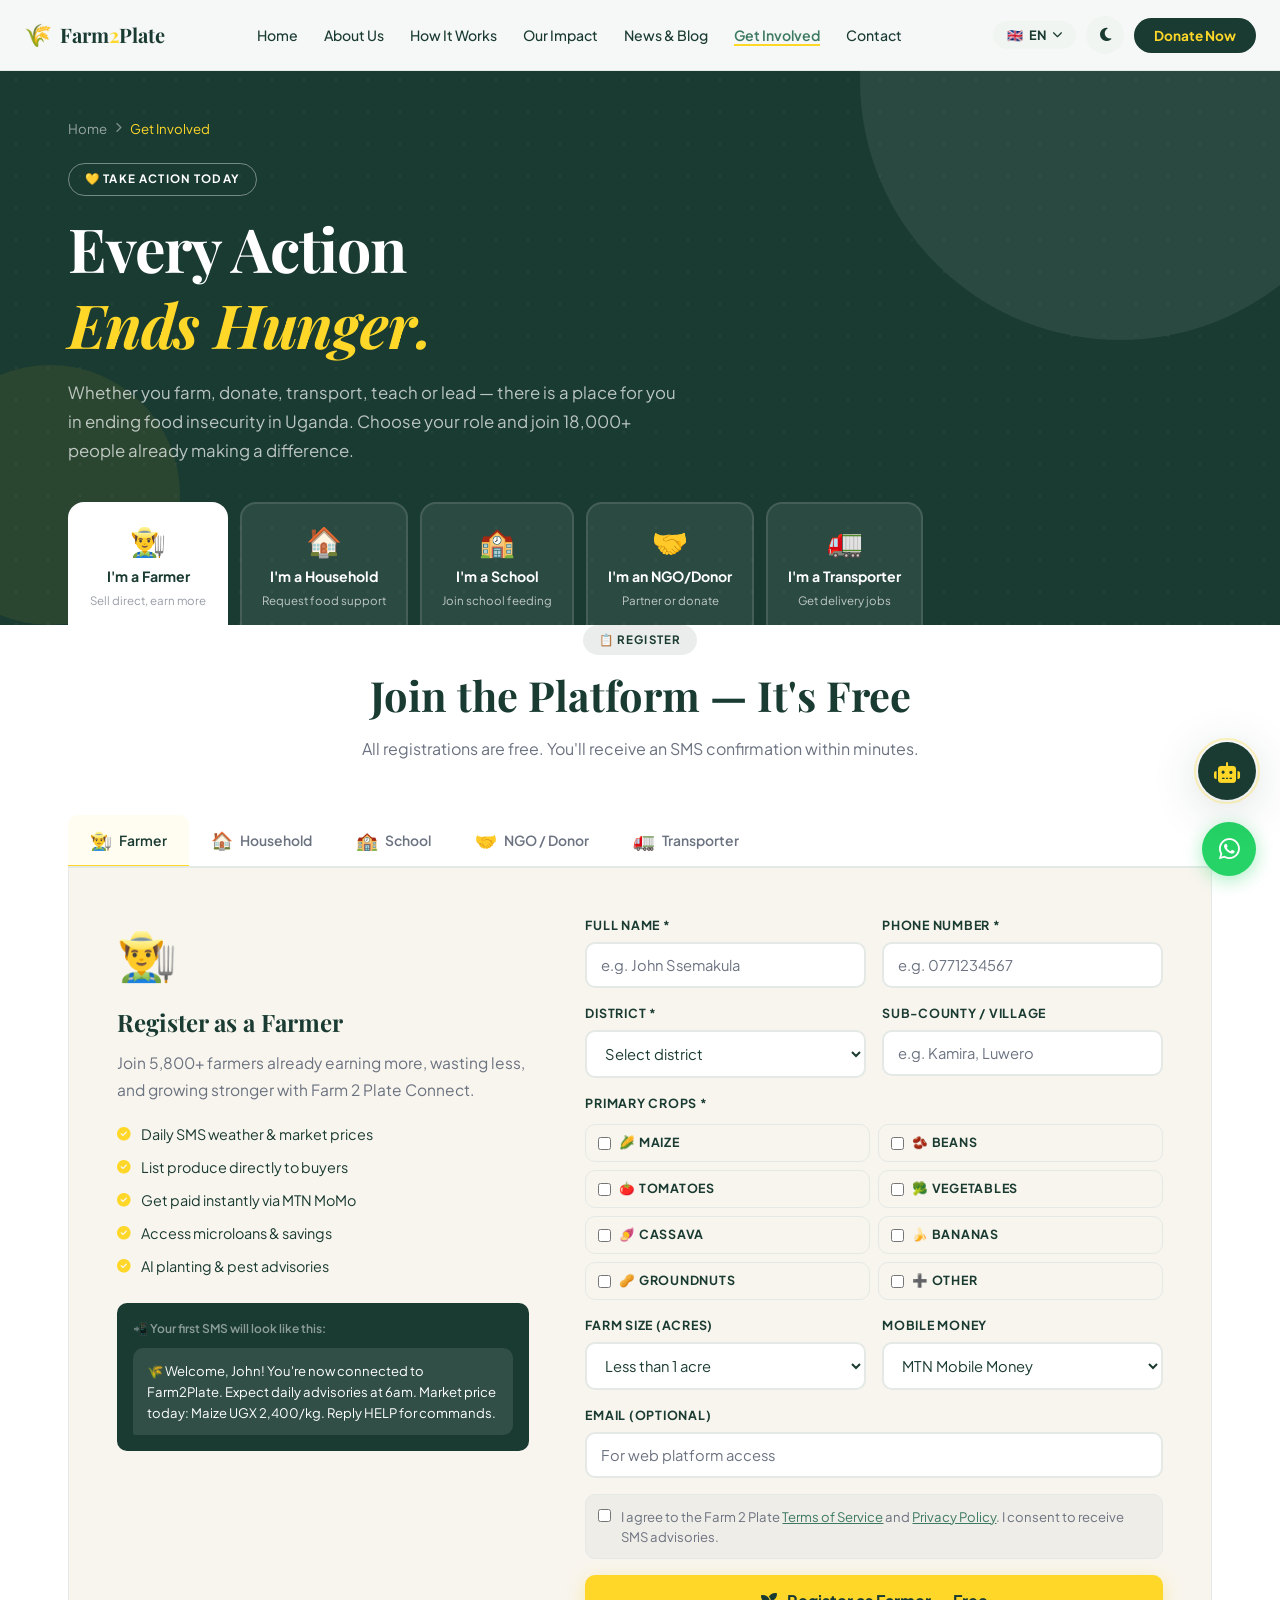
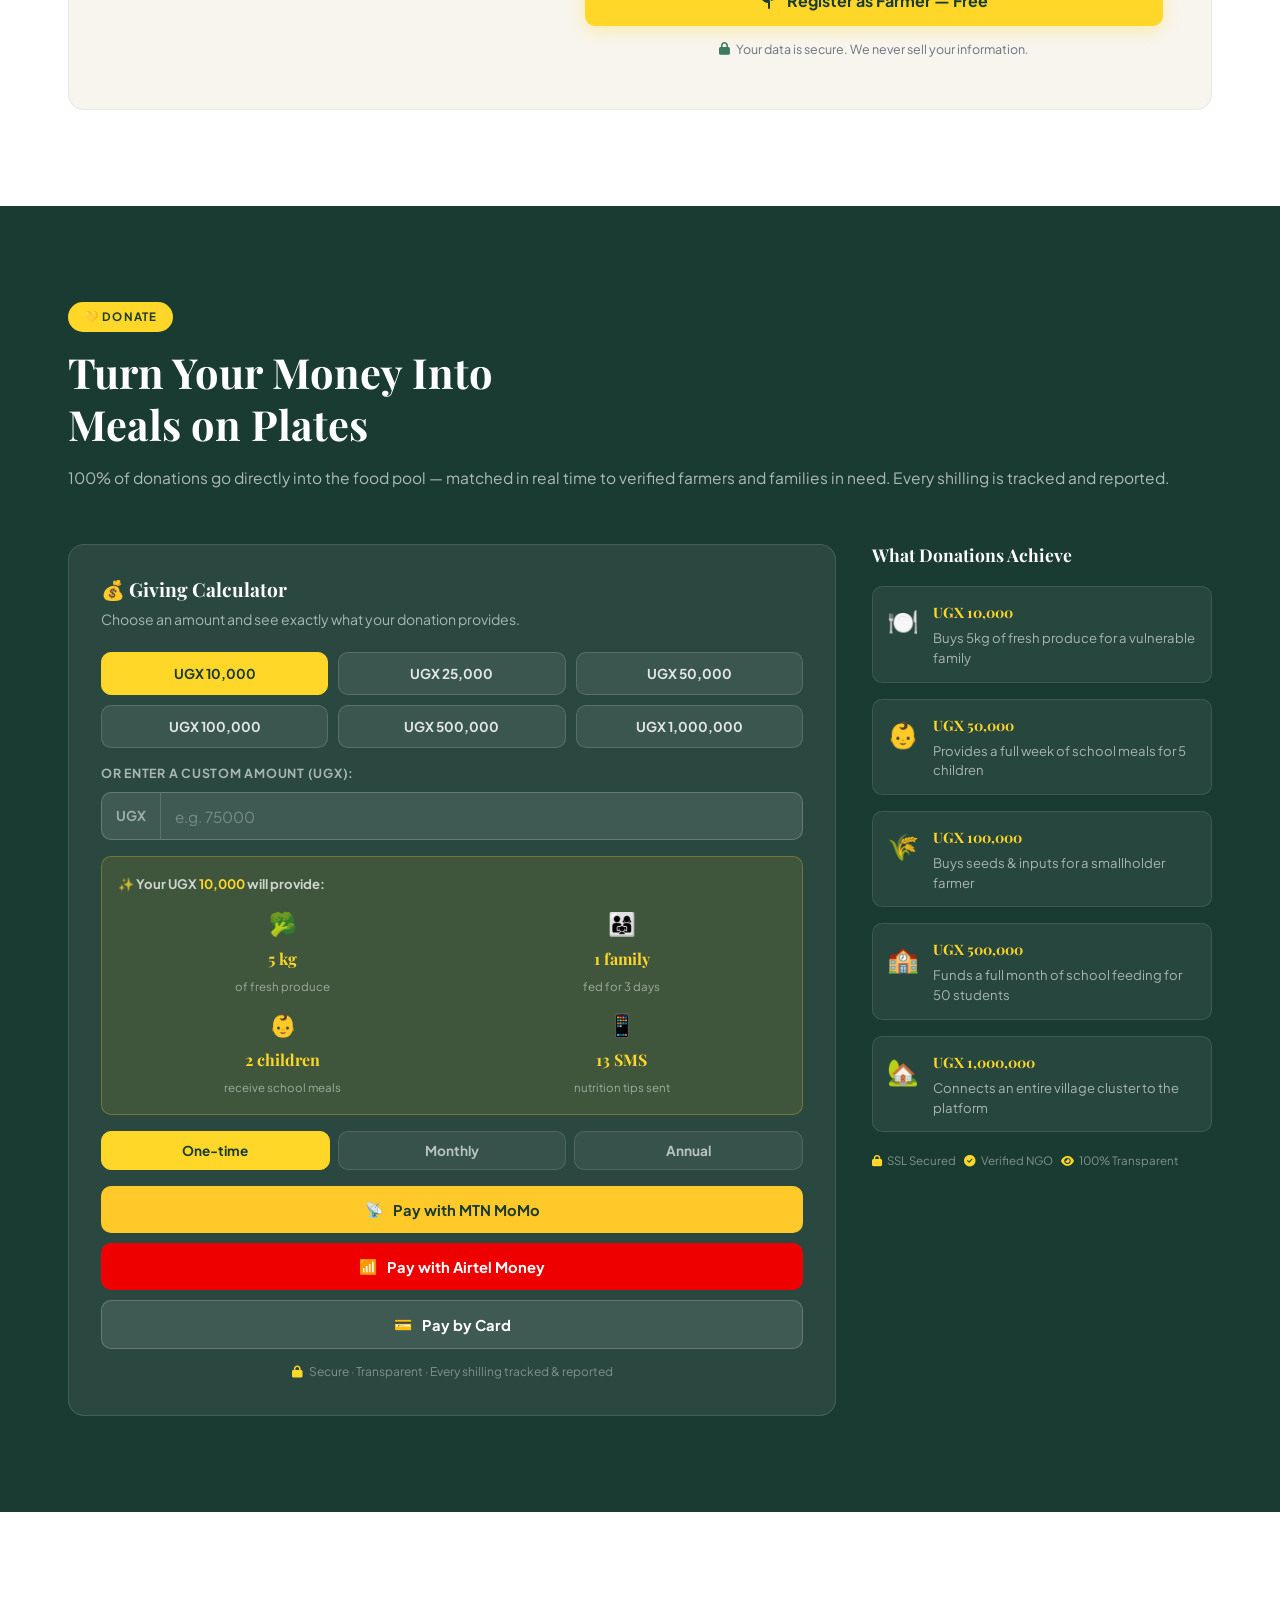
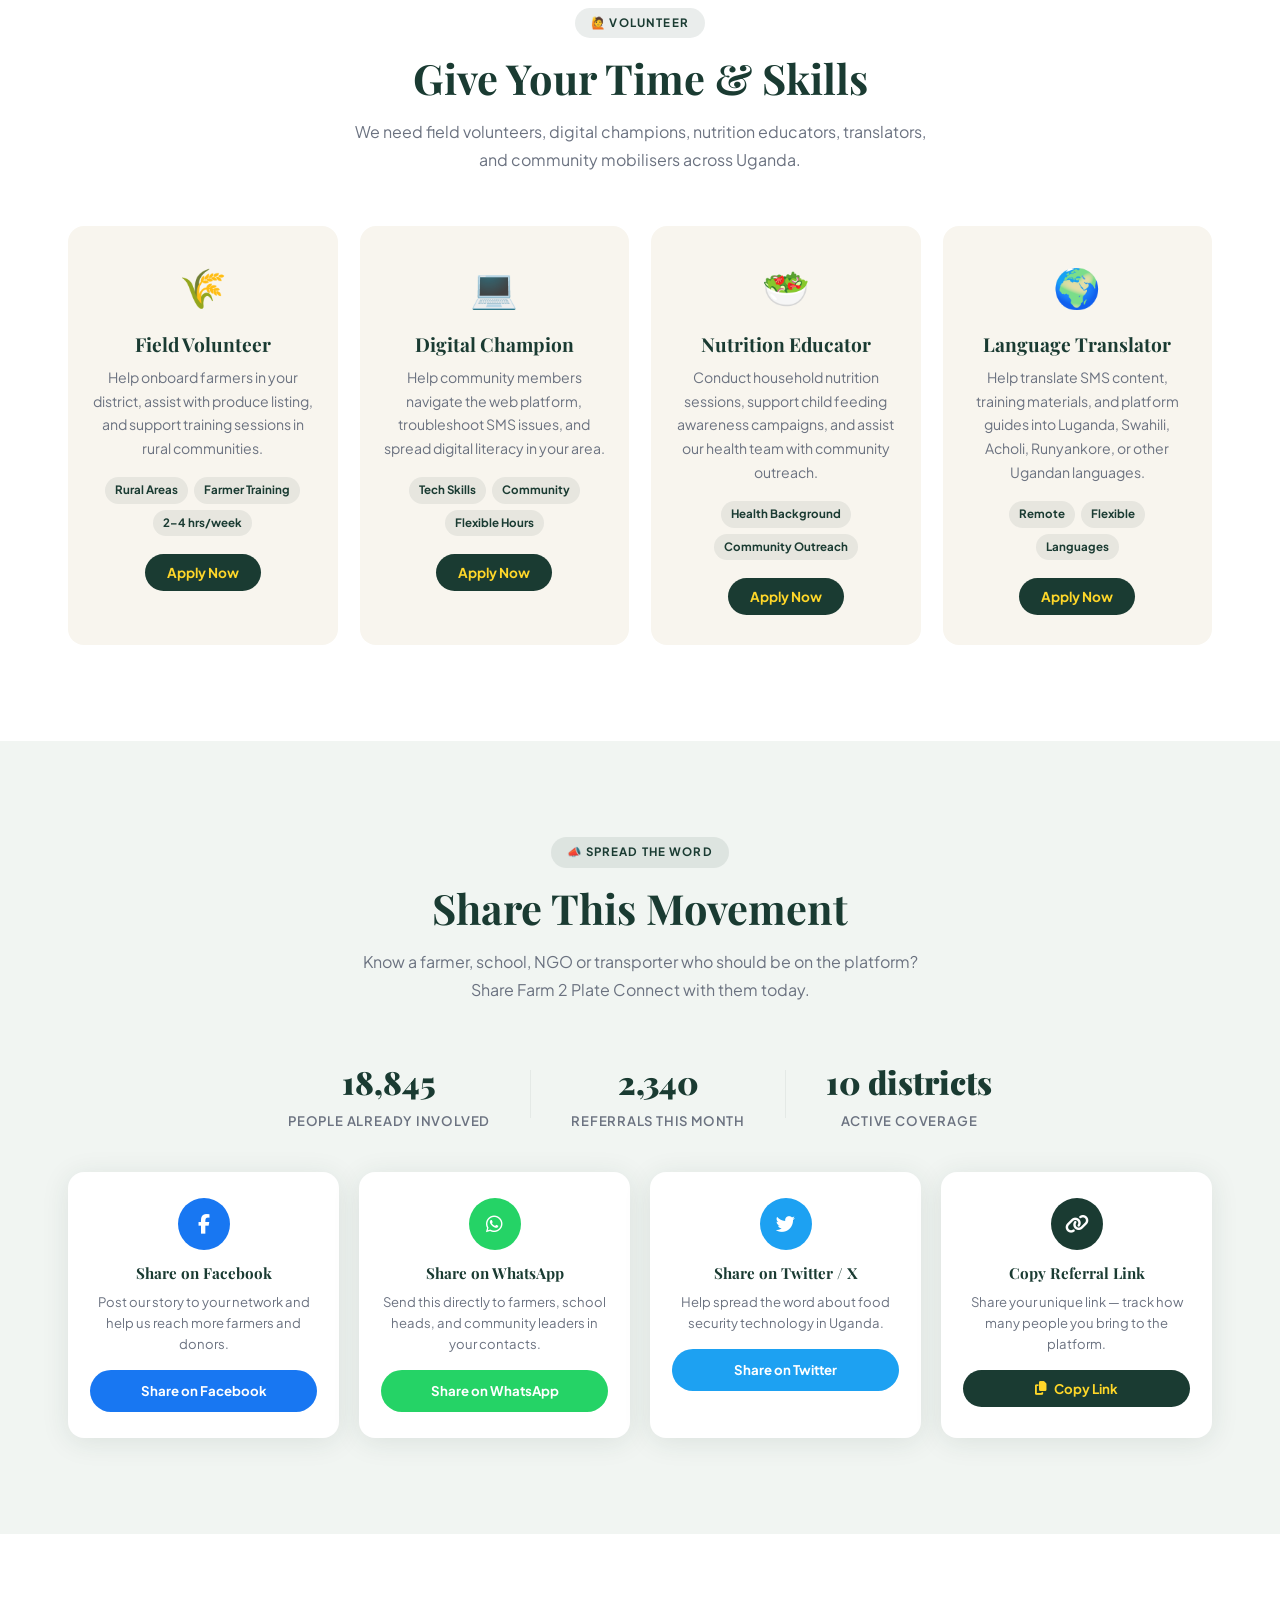
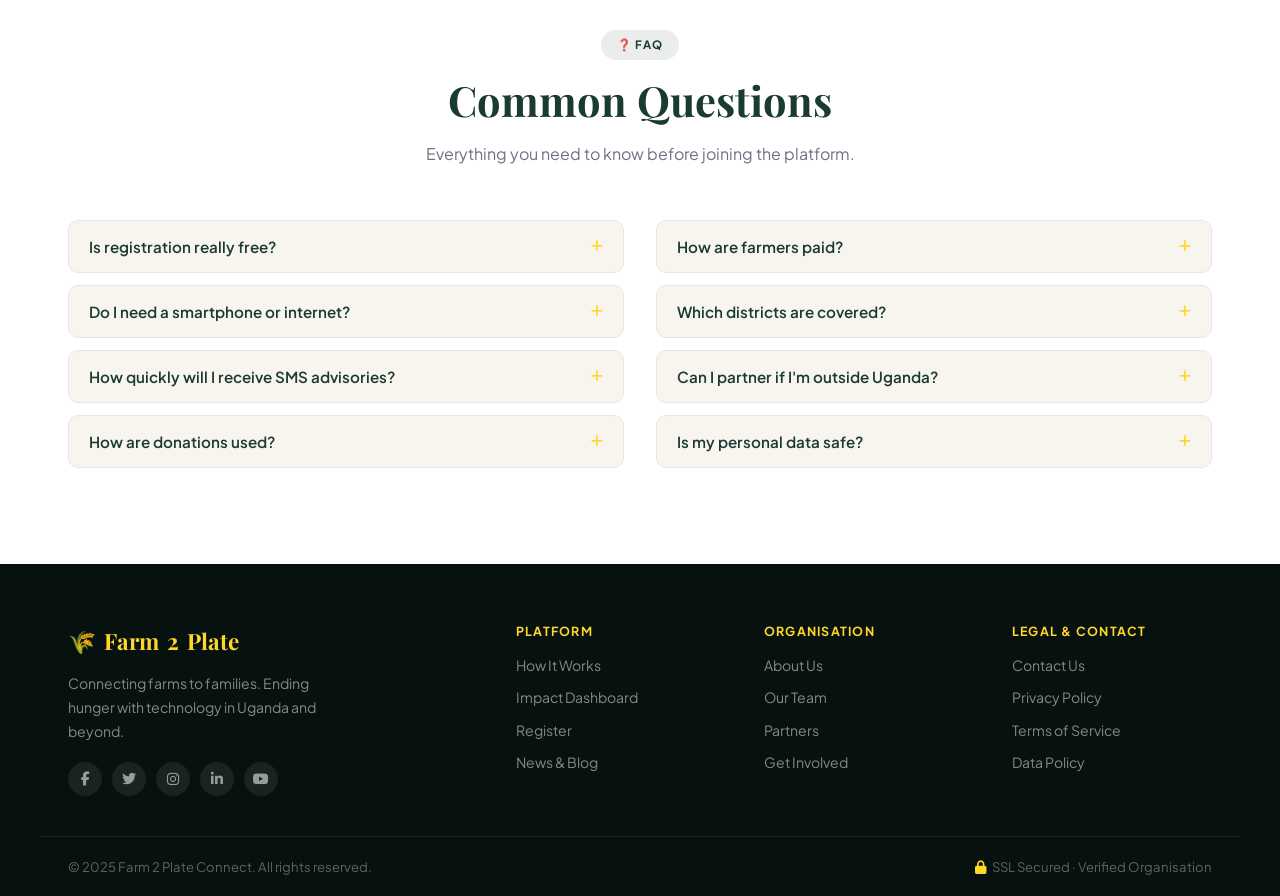
<file: getinvolved.html>
<!DOCTYPE html>
<html lang="en" data-theme="light">
<head>
  <meta charset="UTF-8"/>
  <meta name="viewport" content="width=device-width, initial-scale=1.0"/>
  <title>Get Involved | Farm 2 Plate Connect — Register, Donate &amp; Partner</title>
  <meta name="description" content="Register as a farmer, donate food, partner with us, or volunteer — join the movement to end food insecurity in Uganda."/>
  <link rel="stylesheet" href="getinvolved.css"/>
  <link rel="preconnect" href="https://fonts.googleapis.com"/>
  <link href="https://fonts.googleapis.com/css2?family=Playfair+Display:ital,wght@0,500;0,700;0,900;1,700&family=Plus+Jakarta+Sans:wght@300;400;500;600;700&display=swap" rel="stylesheet"/>
  <link rel="stylesheet" href="https://cdnjs.cloudflare.com/ajax/libs/font-awesome/6.5.0/css/all.min.css"/>
</head>
<body>

<!-- ===== NAVBAR ===== -->
<nav id="navbar">
  <div class="nav-inner">
    <a href="index.html" class="nav-logo">
      <span class="logo-leaf">🌾</span>
      <span class="logo-text">Farm<em>2</em>Plate</span>
    </a>
    <ul class="nav-links" id="nav-links">
      <li><a href="index.html">Home</a></li>
      <li><a href="about.html">About Us</a></li>
      <li><a href="howitworks.html">How It Works</a></li>
      <li><a href="impact.html">Our Impact</a></li>
      <li><a href="blog.html">News &amp; Blog</a></li>
      <li><a href="getinvolved.html" class="nav-current">Get Involved</a></li>
      <li><a href="contact.html">Contact</a></li>
    </ul>
    <div class="nav-right">
      <div class="lang-drop" id="lang-drop">
        <button class="lang-trigger" id="lang-trigger">
          <span id="lang-flag">🇬🇧</span>
          <span id="lang-code">EN</span>
          <i class="fas fa-chevron-down lang-arrow"></i>
        </button>
        <div class="lang-menu" id="lang-menu">
          <button class="lang-opt active" data-lang="en" data-flag="🇬🇧">🇬🇧 English</button>
          <button class="lang-opt" data-lang="lg" data-flag="🇺🇬">🇺🇬 Luganda</button>
          <button class="lang-opt" data-lang="sw" data-flag="🌍">🌍 Kiswahili</button>
        </div>
      </div>
      <button id="dark-btn" class="icon-btn" title="Toggle dark mode"><i class="fas fa-moon"></i></button>
      <button class="nav-donate" onclick="jumpTo('donate')">Donate Now</button>
      <button class="hamburger" id="hamburger"><span></span><span></span><span></span></button>
    </div>
  </div>
</nav>

<!-- ===== HERO ===== -->
<section id="gi-hero">
  <div class="gih-bg">
    <div class="gih-orb o1"></div>
    <div class="gih-orb o2"></div>
    <div class="gih-pattern"></div>
  </div>
  <div class="container gih-inner">
    <div class="gih-breadcrumb">
      <a href="index.html">Home</a>
      <i class="fas fa-chevron-right"></i>
      <span>Get Involved</span>
    </div>
    <span class="chip chip-outline">💛 Take Action Today</span>
    <h1>Every Action<br/><em>Ends Hunger.</em></h1>
    <p class="gih-sub">Whether you farm, donate, transport, teach or lead — there is a place for you in ending food insecurity in Uganda. Choose your role and join 18,000+ people already making a difference.</p>

    <!-- Role selector cards -->
    <div class="role-cards">
      <button class="role-card active" data-role="farmer" onclick="switchRole('farmer')">
        <span>👨‍🌾</span>
        <strong>I'm a Farmer</strong>
        <small>Sell direct, earn more</small>
      </button>
      <button class="role-card" data-role="household" onclick="switchRole('household')">
        <span>🏠</span>
        <strong>I'm a Household</strong>
        <small>Request food support</small>
      </button>
      <button class="role-card" data-role="school" onclick="switchRole('school')">
        <span>🏫</span>
        <strong>I'm a School</strong>
        <small>Join school feeding</small>
      </button>
      <button class="role-card" data-role="ngo" onclick="switchRole('ngo')">
        <span>🤝</span>
        <strong>I'm an NGO/Donor</strong>
        <small>Partner or donate</small>
      </button>
      <button class="role-card" data-role="transporter" onclick="switchRole('transporter')">
        <span>🚛</span>
        <strong>I'm a Transporter</strong>
        <small>Get delivery jobs</small>
      </button>
    </div>
  </div>
</section>

<!-- ===== REGISTRATION FORMS (tab-based) ===== -->
<section id="register">
  <div class="container">
    <div class="sec-head centered">
      <span class="chip">📋 Register</span>
      <h2>Join the Platform — It's Free</h2>
      <p class="sec-sub">All registrations are free. You'll receive an SMS confirmation within minutes.</p>
    </div>

    <!-- Tab nav mirrors role cards -->
    <div class="reg-tabs" id="reg-tabs">
      <button class="rt-btn active" data-tab="farmer" onclick="switchRole('farmer')"><span>👨‍🌾</span> Farmer</button>
      <button class="rt-btn" data-tab="household" onclick="switchRole('household')"><span>🏠</span> Household</button>
      <button class="rt-btn" data-tab="school" onclick="switchRole('school')"><span>🏫</span> School</button>
      <button class="rt-btn" data-tab="ngo" onclick="switchRole('ngo')"><span>🤝</span> NGO / Donor</button>
      <button class="rt-btn" data-tab="transporter" onclick="switchRole('transporter')"><span>🚛</span> Transporter</button>
    </div>

    <div class="reg-panels">

      <!-- FARMER FORM -->
      <div class="reg-panel active" id="panel-farmer">
        <div class="rp-grid">
          <div class="rp-info">
            <div class="rpi-icon">👨‍🌾</div>
            <h3>Register as a Farmer</h3>
            <p>Join 5,800+ farmers already earning more, wasting less, and growing stronger with Farm 2 Plate Connect.</p>
            <div class="rpi-benefits">
              <div class="rpib"><i class="fas fa-check-circle"></i> Daily SMS weather &amp; market prices</div>
              <div class="rpib"><i class="fas fa-check-circle"></i> List produce directly to buyers</div>
              <div class="rpib"><i class="fas fa-check-circle"></i> Get paid instantly via MTN MoMo</div>
              <div class="rpib"><i class="fas fa-check-circle"></i> Access microloans &amp; savings</div>
              <div class="rpib"><i class="fas fa-check-circle"></i> AI planting &amp; pest advisories</div>
            </div>
            <div class="rpi-sms-preview">
              <div class="rsp-head">📲 Your first SMS will look like this:</div>
              <div class="rsp-bubble">🌾 Welcome, John! You're now connected to Farm2Plate. Expect daily advisories at 6am. Market price today: Maize UGX 2,400/kg. Reply HELP for commands.</div>
            </div>
          </div>
          <form class="rp-form" id="form-farmer" onsubmit="submitForm(event,'farmer')">
            <div class="form-row">
              <div class="fg"><label>Full Name *</label><input type="text" placeholder="e.g. John Ssemakula" required/></div>
              <div class="fg"><label>Phone Number *</label><input type="tel" placeholder="e.g. 0771234567" required/></div>
            </div>
            <div class="form-row">
              <div class="fg"><label>District *</label>
                <select required>
                  <option value="">Select district</option>
                  <option>Kampala</option><option>Wakiso</option><option>Gulu</option><option>Mbale</option>
                  <option>Mbarara</option><option>Jinja</option><option>Fort Portal</option>
                  <option>Arua</option><option>Soroti</option><option>Kabale</option><option>Luwero</option>
                  <option>Mukono</option><option>Masaka</option><option>Other</option>
                </select>
              </div>
              <div class="fg"><label>Sub-county / Village</label><input type="text" placeholder="e.g. Kamira, Luwero"/></div>
            </div>
            <div class="fg"><label>Primary Crops *</label>
              <div class="checkbox-grid">
                <label class="cb-item"><input type="checkbox" value="maize"/>🌽 Maize</label>
                <label class="cb-item"><input type="checkbox" value="beans"/>🫘 Beans</label>
                <label class="cb-item"><input type="checkbox" value="tomatoes"/>🍅 Tomatoes</label>
                <label class="cb-item"><input type="checkbox" value="vegetables"/>🥦 Vegetables</label>
                <label class="cb-item"><input type="checkbox" value="cassava"/>🍠 Cassava</label>
                <label class="cb-item"><input type="checkbox" value="bananas"/>🍌 Bananas</label>
                <label class="cb-item"><input type="checkbox" value="groundnuts"/>🥜 Groundnuts</label>
                <label class="cb-item"><input type="checkbox" value="other"/>➕ Other</label>
              </div>
            </div>
            <div class="form-row">
              <div class="fg"><label>Farm Size (acres)</label>
                <select>
                  <option>Less than 1 acre</option><option>1–3 acres</option>
                  <option>3–5 acres</option><option>5–10 acres</option><option>10+ acres</option>
                </select>
              </div>
              <div class="fg"><label>Mobile Money</label>
                <select>
                  <option>MTN Mobile Money</option><option>Airtel Money</option><option>Both</option><option>None yet</option>
                </select>
              </div>
            </div>
            <div class="fg"><label>Email (optional)</label><input type="email" placeholder="For web platform access"/></div>
            <div class="form-consent">
              <input type="checkbox" id="fc-farmer" required/>
              <label for="fc-farmer">I agree to the Farm 2 Plate <a href="terms.html" target="_blank">Terms of Service</a> and <a href="privacy.html" target="_blank">Privacy Policy</a>. I consent to receive SMS advisories.</label>
            </div>
            <button type="submit" class="btn-submit">
              <i class="fas fa-seedling"></i> Register as Farmer — Free
            </button>
            <p class="form-note"><i class="fas fa-lock"></i> Your data is secure. We never sell your information.</p>
          </form>
        </div>
      </div>

      <!-- HOUSEHOLD FORM -->
      <div class="reg-panel" id="panel-household">
        <div class="rp-grid">
          <div class="rp-info">
            <div class="rpi-icon">🏠</div>
            <h3>Request Food Support</h3>
            <p>If your household is experiencing food insecurity, register to access affordable food, donation matching, and weekly nutrition guidance.</p>
            <div class="rpi-benefits">
              <div class="rpib"><i class="fas fa-check-circle"></i> Access to affordable local produce</div>
              <div class="rpib"><i class="fas fa-check-circle"></i> Donation food matching for vulnerable families</div>
              <div class="rpib"><i class="fas fa-check-circle"></i> Weekly nutrition SMS tips</div>
              <div class="rpib"><i class="fas fa-check-circle"></i> Child nutrition programme access</div>
            </div>
          </div>
          <form class="rp-form" id="form-household" onsubmit="submitForm(event,'household')">
            <div class="form-row">
              <div class="fg"><label>Head of Household *</label><input type="text" placeholder="Full name" required/></div>
              <div class="fg"><label>Phone Number *</label><input type="tel" placeholder="e.g. 0771234567" required/></div>
            </div>
            <div class="form-row">
              <div class="fg"><label>District *</label>
                <select required>
                  <option value="">Select district</option>
                  <option>Kampala</option><option>Wakiso</option><option>Gulu</option><option>Mbale</option>
                  <option>Mbarara</option><option>Jinja</option><option>Fort Portal</option>
                  <option>Arua</option><option>Soroti</option><option>Kabale</option><option>Other</option>
                </select>
              </div>
              <div class="fg"><label>Household Size *</label>
                <select required>
                  <option>1–2 people</option><option>3–5 people</option>
                  <option>6–9 people</option><option>10+ people</option>
                </select>
              </div>
            </div>
            <div class="fg"><label>Children under 5 in household</label>
              <select>
                <option>None</option><option>1</option><option>2</option><option>3</option><option>4+</option>
              </select>
            </div>
            <div class="fg"><label>Pregnant or breastfeeding women in household</label>
              <select><option>None</option><option>1</option><option>2+</option></select>
            </div>
            <div class="fg"><label>Primary food need</label>
              <select>
                <option>Affordable food access</option>
                <option>Emergency food support</option>
                <option>Nutrition guidance</option>
                <option>All of the above</option>
              </select>
            </div>
            <div class="form-consent">
              <input type="checkbox" id="fc-household" required/>
              <label for="fc-household">I agree to the <a href="terms.html" target="_blank">Terms of Service</a> and consent to receive nutrition SMS guidance.</label>
            </div>
            <button type="submit" class="btn-submit btn-submit-blue">
              <i class="fas fa-home"></i> Register Household — Free
            </button>
          </form>
        </div>
      </div>

      <!-- SCHOOL FORM -->
      <div class="reg-panel" id="panel-school">
        <div class="rp-grid">
          <div class="rp-info">
            <div class="rpi-icon">🏫</div>
            <h3>Connect Your School</h3>
            <p>Join 320+ schools sourcing fresh food directly from local farmers — improving student nutrition and cutting meal costs by up to 30%.</p>
            <div class="rpi-benefits">
              <div class="rpib"><i class="fas fa-check-circle"></i> Fresh food direct from local farmers</div>
              <div class="rpib"><i class="fas fa-check-circle"></i> Up to 30% cost reduction</div>
              <div class="rpib"><i class="fas fa-check-circle"></i> WFP/UNICEF subsidy eligibility</div>
              <div class="rpib"><i class="fas fa-check-circle"></i> Monthly nutrition dashboards</div>
              <div class="rpib"><i class="fas fa-check-circle"></i> Automated weekly ordering</div>
            </div>
          </div>
          <form class="rp-form" id="form-school" onsubmit="submitForm(event,'school')">
            <div class="fg"><label>School Name *</label><input type="text" placeholder="e.g. St. Mary's Primary School" required/></div>
            <div class="form-row">
              <div class="fg"><label>District *</label>
                <select required>
                  <option value="">Select district</option>
                  <option>Kampala</option><option>Wakiso</option><option>Gulu</option><option>Mbale</option>
                  <option>Mbarara</option><option>Jinja</option><option>Fort Portal</option><option>Other</option>
                </select>
              </div>
              <div class="fg"><label>School Type</label>
                <select>
                  <option>Government Primary</option><option>Private Primary</option>
                  <option>Government Secondary</option><option>Private Secondary</option><option>Nursery</option>
                </select>
              </div>
            </div>
            <div class="form-row">
              <div class="fg"><label>Number of Students *</label>
                <select required>
                  <option>Under 100</option><option>100–300</option>
                  <option>300–600</option><option>600–1000</option><option>1000+</option>
                </select>
              </div>
              <div class="fg"><label>Current feeding status</label>
                <select>
                  <option>No feeding programme</option>
                  <option>Existing programme — want to improve</option>
                  <option>Partial feeding</option>
                </select>
              </div>
            </div>
            <div class="form-row">
              <div class="fg"><label>Head Teacher / Contact Name *</label><input type="text" placeholder="Full name" required/></div>
              <div class="fg"><label>Phone Number *</label><input type="tel" placeholder="e.g. 0771234567" required/></div>
            </div>
            <div class="fg"><label>Email Address *</label><input type="email" placeholder="school@example.com" required/></div>
            <div class="form-consent">
              <input type="checkbox" id="fc-school" required/>
              <label for="fc-school">I agree to the <a href="terms.html" target="_blank">Terms of Service</a> and authorise Farm 2 Plate to connect our school with verified local farmers.</label>
            </div>
            <button type="submit" class="btn-submit btn-submit-purple">
              <i class="fas fa-school"></i> Register School — Free
            </button>
          </form>
        </div>
      </div>

      <!-- NGO / DONOR FORM -->
      <div class="reg-panel" id="panel-ngo">
        <div class="rp-grid">
          <div class="rp-info">
            <div class="rpi-icon">🤝</div>
            <h3>Partner or Donate</h3>
            <p>NGOs, foundations, corporations and individual donors — your contribution goes directly into the food pool and is matched to verified farmers and families in real time.</p>
            <div class="rpi-benefits">
              <div class="rpib"><i class="fas fa-check-circle"></i> 100% transparent donation tracking</div>
              <div class="rpib"><i class="fas fa-check-circle"></i> Real-time impact dashboard access</div>
              <div class="rpib"><i class="fas fa-check-circle"></i> Monthly impact reports</div>
              <div class="rpib"><i class="fas fa-check-circle"></i> Co-branding &amp; visibility options</div>
              <div class="rpib"><i class="fas fa-check-circle"></i> Custom programme design</div>
            </div>
            <div class="partner-logos-mini">
              <span>🌾 FAO</span><span>🦄 UNICEF</span><span>🍽️ WFP</span><span>📡 MTN</span>
            </div>
          </div>
          <form class="rp-form" id="form-ngo" onsubmit="submitForm(event,'ngo')">
            <div class="form-row">
              <div class="fg"><label>Organisation Name *</label><input type="text" placeholder="e.g. FAO Uganda" required/></div>
              <div class="fg"><label>Organisation Type *</label>
                <select required>
                  <option value="">Select type</option>
                  <option>International NGO</option><option>Local NGO</option>
                  <option>Government Agency</option><option>Private Foundation</option>
                  <option>Corporate CSR</option><option>Individual Donor</option>
                  <option>Religious Organisation</option><option>Other</option>
                </select>
              </div>
            </div>
            <div class="form-row">
              <div class="fg"><label>Contact Person *</label><input type="text" placeholder="Full name" required/></div>
              <div class="fg"><label>Job Title</label><input type="text" placeholder="e.g. Programme Officer"/></div>
            </div>
            <div class="form-row">
              <div class="fg"><label>Email Address *</label><input type="email" placeholder="contact@org.com" required/></div>
              <div class="fg"><label>Phone Number</label><input type="tel" placeholder="e.g. +256 701234567"/></div>
            </div>
            <div class="fg"><label>Partnership Interest</label>
              <div class="checkbox-grid">
                <label class="cb-item"><input type="checkbox"/>💰 Financial Donation</label>
                <label class="cb-item"><input type="checkbox"/>🍽️ Food Donation</label>
                <label class="cb-item"><input type="checkbox"/>🏫 School Feeding Fund</label>
                <label class="cb-item"><input type="checkbox"/>👨‍🌾 Farmer Support</label>
                <label class="cb-item"><input type="checkbox"/>🔬 Research Partnership</label>
                <label class="cb-item"><input type="checkbox"/>📡 Technology Support</label>
              </div>
            </div>
            <div class="fg"><label>Estimated Annual Budget</label>
              <select>
                <option>Under UGX 1M</option><option>UGX 1M – 10M</option>
                <option>UGX 10M – 50M</option><option>UGX 50M – 200M</option>
                <option>UGX 200M+</option><option>Prefer not to say</option>
              </select>
            </div>
            <div class="fg"><label>Tell us about your goals</label>
              <textarea placeholder="What outcomes are you hoping to achieve through this partnership?" rows="3"></textarea>
            </div>
            <div class="form-consent">
              <input type="checkbox" id="fc-ngo" required/>
              <label for="fc-ngo">I agree to the <a href="terms.html" target="_blank">Terms of Service</a> and consent to be contacted by the Farm 2 Plate partnerships team.</label>
            </div>
            <button type="submit" class="btn-submit btn-submit-orange">
              <i class="fas fa-handshake"></i> Submit Partnership Enquiry
            </button>
          </form>
        </div>
      </div>

      <!-- TRANSPORTER FORM -->
      <div class="reg-panel" id="panel-transporter">
        <div class="rp-grid">
          <div class="rp-info">
            <div class="rpi-icon">🚛</div>
            <h3>Join the Logistics Network</h3>
            <p>Connect with farmers who need reliable delivery — and let our AI send you optimised job alerts before sunrise every morning.</p>
            <div class="rpi-benefits">
              <div class="rpib"><i class="fas fa-check-circle"></i> 3–5 job alerts per day via SMS</div>
              <div class="rpib"><i class="fas fa-check-circle"></i> AI-optimised routes — lower fuel cost</div>
              <div class="rpib"><i class="fas fa-check-circle"></i> Instant payment via mobile money</div>
              <div class="rpib"><i class="fas fa-check-circle"></i> No registration fee</div>
              <div class="rpib"><i class="fas fa-check-circle"></i> Work anywhere in Uganda</div>
            </div>
          </div>
          <form class="rp-form" id="form-transporter" onsubmit="submitForm(event,'transporter')">
            <div class="form-row">
              <div class="fg"><label>Full Name *</label><input type="text" placeholder="Full name" required/></div>
              <div class="fg"><label>Phone Number *</label><input type="tel" placeholder="e.g. 0771234567" required/></div>
            </div>
            <div class="form-row">
              <div class="fg"><label>Vehicle Type *</label>
                <select required>
                  <option value="">Select vehicle</option>
                  <option>Boda Boda (Motorcycle)</option><option>Pickup Truck</option>
                  <option>Mini-truck (1–3 tonnes)</option><option>Large Truck (3+ tonnes)</option>
                  <option>Refrigerated Vehicle</option><option>Bicycle</option>
                </select>
              </div>
              <div class="fg"><label>Capacity (kg)</label>
                <select>
                  <option>Under 50kg</option><option>50–200kg</option>
                  <option>200–500kg</option><option>500kg–1 tonne</option><option>1+ tonne</option>
                </select>
              </div>
            </div>
            <div class="form-row">
              <div class="fg"><label>Primary District *</label>
                <select required>
                  <option value="">Select district</option>
                  <option>Kampala</option><option>Wakiso</option><option>Gulu</option><option>Mbale</option>
                  <option>Mbarara</option><option>Jinja</option><option>Fort Portal</option><option>Other</option>
                </select>
              </div>
              <div class="fg"><label>Operating Hours</label>
                <select>
                  <option>Early morning (4am–10am)</option>
                  <option>Daytime (8am–6pm)</option>
                  <option>Flexible / anytime</option>
                </select>
              </div>
            </div>
            <div class="fg"><label>Mobile Money Number (for payments)</label>
              <input type="tel" placeholder="MTN or Airtel number"/>
            </div>
            <div class="fg"><label>Driving Licence Number</label>
              <input type="text" placeholder="For vehicle verification (optional for boda boda)"/>
            </div>
            <div class="form-consent">
              <input type="checkbox" id="fc-transporter" required/>
              <label for="fc-transporter">I agree to the <a href="terms.html" target="_blank">Terms of Service</a> and consent to receive delivery job alerts via SMS.</label>
            </div>
            <button type="submit" class="btn-submit btn-submit-teal">
              <i class="fas fa-truck"></i> Register as Transporter — Free
            </button>
          </form>
        </div>
      </div>

    </div><!-- end reg-panels -->
  </div>
</section>

<!-- ===== DONATE SECTION ===== -->
<section id="donate" class="dark-sec">
  <div class="container">
    <div class="sec-head left">
      <span class="chip chip-y">💛 Donate</span>
      <h2>Turn Your Money Into<br/>Meals on Plates</h2>
      <p>100% of donations go directly into the food pool — matched in real time to verified farmers and families in need. Every shilling is tracked and reported.</p>
    </div>
    <div class="donate-layout">

      <!-- Donation calculator -->
      <div class="donation-calc">
        <h4 class="dc-title">💰 Giving Calculator</h4>
        <p class="dc-sub">Choose an amount and see exactly what your donation provides.</p>

        <!-- Preset amounts -->
        <div class="preset-amounts" id="preset-amounts">
          <button class="pa-btn active" data-amount="10000" onclick="setAmount(10000,this)">UGX 10,000</button>
          <button class="pa-btn" data-amount="25000" onclick="setAmount(25000,this)">UGX 25,000</button>
          <button class="pa-btn" data-amount="50000" onclick="setAmount(50000,this)">UGX 50,000</button>
          <button class="pa-btn" data-amount="100000" onclick="setAmount(100000,this)">UGX 100,000</button>
          <button class="pa-btn" data-amount="500000" onclick="setAmount(500000,this)">UGX 500,000</button>
          <button class="pa-btn" data-amount="1000000" onclick="setAmount(1000000,this)">UGX 1,000,000</button>
        </div>

        <!-- Custom amount -->
        <div class="custom-amount-wrap">
          <label>Or enter a custom amount (UGX):</label>
          <div class="ca-input-wrap">
            <span class="ca-prefix">UGX</span>
            <input type="number" id="custom-amount" placeholder="e.g. 75000" min="1000" onkeyup="customAmount()"/>
          </div>
        </div>

        <!-- Impact display -->
        <div class="impact-display" id="impact-display">
          <div class="id-header">✨ Your UGX <span id="id-amount">10,000</span> will provide:</div>
          <div class="id-items" id="id-items">
            <div class="id-item"><span>🥦</span><strong id="id-food">5 kg</strong><small>of fresh produce</small></div>
            <div class="id-item"><span>👨‍👩‍👧</span><strong id="id-family">1 family</strong><small>fed for 3 days</small></div>
            <div class="id-item"><span>👶</span><strong id="id-children">2 children</strong><small>receive school meals</small></div>
            <div class="id-item"><span>📱</span><strong id="id-sms">12 SMS</strong><small>nutrition tips sent</small></div>
          </div>
        </div>

        <!-- Frequency -->
        <div class="donate-freq">
          <button class="df-btn active" data-freq="once" onclick="setFreq('once',this)">One-time</button>
          <button class="df-btn" data-freq="monthly" onclick="setFreq('monthly',this)">Monthly</button>
          <button class="df-btn" data-freq="annual" onclick="setFreq('annual',this)">Annual</button>
        </div>

        <!-- Payment buttons -->
        <div class="pay-methods">
          <button class="pay-btn mtn-btn" onclick="processDonation('mtn')">
            <span>📡</span> Pay with MTN MoMo
          </button>
          <button class="pay-btn airtel-btn" onclick="processDonation('airtel')">
            <span>📶</span> Pay with Airtel Money
          </button>
          <button class="pay-btn card-btn" onclick="processDonation('card')">
            <span>💳</span> Pay by Card
          </button>
        </div>
        <p class="donate-note"><i class="fas fa-lock"></i> Secure · Transparent · Every shilling tracked &amp; reported</p>
      </div>

      <!-- Donation impact stories sidebar -->
      <div class="donation-stories">
        <h4>What Donations Achieve</h4>
        <div class="ds-item">
          <div class="dsi-icon">🍽️</div>
          <div><strong>UGX 10,000</strong><p>Buys 5kg of fresh produce for a vulnerable family</p></div>
        </div>
        <div class="ds-item">
          <div class="dsi-icon">👶</div>
          <div><strong>UGX 50,000</strong><p>Provides a full week of school meals for 5 children</p></div>
        </div>
        <div class="ds-item">
          <div class="dsi-icon">🌾</div>
          <div><strong>UGX 100,000</strong><p>Buys seeds &amp; inputs for a smallholder farmer</p></div>
        </div>
        <div class="ds-item">
          <div class="dsi-icon">🏫</div>
          <div><strong>UGX 500,000</strong><p>Funds a full month of school feeding for 50 students</p></div>
        </div>
        <div class="ds-item">
          <div class="dsi-icon">🏡</div>
          <div><strong>UGX 1,000,000</strong><p>Connects an entire village cluster to the platform</p></div>
        </div>
        <div class="trust-badges-dark">
          <span><i class="fas fa-lock"></i> SSL Secured</span>
          <span><i class="fas fa-check-circle"></i> Verified NGO</span>
          <span><i class="fas fa-eye"></i> 100% Transparent</span>
        </div>
      </div>
    </div>
  </div>
</section>

<!-- ===== VOLUNTEER ===== -->
<section id="volunteer">
  <div class="container">
    <div class="sec-head centered">
      <span class="chip">🙋 Volunteer</span>
      <h2>Give Your Time &amp; Skills</h2>
      <p class="sec-sub">We need field volunteers, digital champions, nutrition educators, translators, and community mobilisers across Uganda.</p>
    </div>
    <div class="volunteer-grid">
      <div class="vol-card">
        <div class="vc-icon">🌾</div>
        <h3>Field Volunteer</h3>
        <p>Help onboard farmers in your district, assist with produce listing, and support training sessions in rural communities.</p>
        <div class="vc-tags"><span>Rural Areas</span><span>Farmer Training</span><span>2–4 hrs/week</span></div>
        <button class="vc-btn" onclick="openVolForm('field')">Apply Now</button>
      </div>
      <div class="vol-card">
        <div class="vc-icon">💻</div>
        <h3>Digital Champion</h3>
        <p>Help community members navigate the web platform, troubleshoot SMS issues, and spread digital literacy in your area.</p>
        <div class="vc-tags"><span>Tech Skills</span><span>Community</span><span>Flexible Hours</span></div>
        <button class="vc-btn" onclick="openVolForm('digital')">Apply Now</button>
      </div>
      <div class="vol-card">
        <div class="vc-icon">🥗</div>
        <h3>Nutrition Educator</h3>
        <p>Conduct household nutrition sessions, support child feeding awareness campaigns, and assist our health team with community outreach.</p>
        <div class="vc-tags"><span>Health Background</span><span>Community Outreach</span></div>
        <button class="vc-btn" onclick="openVolForm('nutrition')">Apply Now</button>
      </div>
      <div class="vol-card">
        <div class="vc-icon">🌍</div>
        <h3>Language Translator</h3>
        <p>Help translate SMS content, training materials, and platform guides into Luganda, Swahili, Acholi, Runyankore, or other Ugandan languages.</p>
        <div class="vc-tags"><span>Remote</span><span>Flexible</span><span>Languages</span></div>
        <button class="vc-btn" onclick="openVolForm('translator')">Apply Now</button>
      </div>
    </div>
  </div>
</section>

<!-- ===== SPREAD THE WORD ===== -->
<section id="spread" class="light-sec">
  <div class="container">
    <div class="sec-head centered">
      <span class="chip">📣 Spread the Word</span>
      <h2>Share This Movement</h2>
      <p class="sec-sub">Know a farmer, school, NGO or transporter who should be on the platform? Share Farm 2 Plate Connect with them today.</p>
    </div>
    <div class="share-layout">
      <div class="share-stat-row">
        <div class="ssr-item"><strong>18,845</strong><span>People already involved</span></div>
        <div class="ssr-sep"></div>
        <div class="ssr-item"><strong>2,340</strong><span>Referrals this month</span></div>
        <div class="ssr-sep"></div>
        <div class="ssr-item"><strong>10 districts</strong><span>Active coverage</span></div>
      </div>
      <div class="share-options">
        <div class="so-card">
          <div class="so-icon facebook"><i class="fab fa-facebook-f"></i></div>
          <h4>Share on Facebook</h4>
          <p>Post our story to your network and help us reach more farmers and donors.</p>
          <a href="https://facebook.com/sharer/sharer.php?u=https://farm2plate.ug" target="_blank" class="so-btn fb-btn">Share on Facebook</a>
        </div>
        <div class="so-card">
          <div class="so-icon whatsapp"><i class="fab fa-whatsapp"></i></div>
          <h4>Share on WhatsApp</h4>
          <p>Send this directly to farmers, school heads, and community leaders in your contacts.</p>
          <a href="https://wa.me/?text=Join+Farm+2+Plate+Connect+%F0%9F%8C%BE+%E2%80%94+a+platform+connecting+Uganda%27s+farmers+to+families.+Register+free%3A+https%3A%2F%2Ffarm2plate.ug" target="_blank" class="so-btn wa-btn-share">Share on WhatsApp</a>
        </div>
        <div class="so-card">
          <div class="so-icon twitter"><i class="fab fa-twitter"></i></div>
          <h4>Share on Twitter / X</h4>
          <p>Help spread the word about food security technology in Uganda.</p>
          <a href="https://twitter.com/intent/tweet?text=Connecting+Uganda%27s+farmers+to+families+%F0%9F%8C%BE+Farm+2+Plate+Connect+is+ending+hunger+with+SMS+technology.+Join+free%3A+https%3A%2F%2Ffarm2plate.ug" target="_blank" class="so-btn tw-btn">Share on Twitter</a>
        </div>
        <div class="so-card">
          <div class="so-icon copy-link"><i class="fas fa-link"></i></div>
          <h4>Copy Referral Link</h4>
          <p>Share your unique link — track how many people you bring to the platform.</p>
          <button class="so-btn copy-btn" onclick="copyLink()"><i class="fas fa-copy"></i> Copy Link</button>
        </div>
      </div>
    </div>
  </div>
</section>

<!-- ===== FAQ ===== -->
<section id="faq">
  <div class="container">
    <div class="sec-head centered">
      <span class="chip">❓ FAQ</span>
      <h2>Common Questions</h2>
      <p class="sec-sub">Everything you need to know before joining the platform.</p>
    </div>
    <div class="faq-grid">
      <div class="faq-col">
        <div class="faq-item">
          <button class="faq-q" onclick="toggleFAQ(this)">
            Is registration really free? <i class="fas fa-plus faq-icon"></i>
          </button>
          <div class="faq-a">Yes — completely free for farmers, households, schools and transporters. There are no hidden fees. The platform is funded through small marketplace transaction fees and partner contributions.</div>
        </div>
        <div class="faq-item">
          <button class="faq-q" onclick="toggleFAQ(this)">
            Do I need a smartphone or internet? <i class="fas fa-plus faq-icon"></i>
          </button>
          <div class="faq-a">No! Farm 2 Plate Connect is SMS-first. Everything works on a basic feature phone — just a phone and a SIM card (MTN or Airtel). The web platform is optional for those who have internet access.</div>
        </div>
        <div class="faq-item">
          <button class="faq-q" onclick="toggleFAQ(this)">
            How quickly will I receive SMS advisories? <i class="fas fa-plus faq-icon"></i>
          </button>
          <div class="faq-a">Farmers typically receive their first SMS advisory within 24 hours of registration. Daily advisories are delivered at 6:00 AM every morning, including weather, pest alerts, and market prices.</div>
        </div>
        <div class="faq-item">
          <button class="faq-q" onclick="toggleFAQ(this)">
            How are donations used? <i class="fas fa-plus faq-icon"></i>
          </button>
          <div class="faq-a">Donations go into the verified food pool. Our AI matching system allocates food to the most vulnerable households and schools in real time. 100% of donations are tracked and reported in our monthly impact dashboard — visible to all donors.</div>
        </div>
      </div>
      <div class="faq-col">
        <div class="faq-item">
          <button class="faq-q" onclick="toggleFAQ(this)">
            How are farmers paid? <i class="fas fa-plus faq-icon"></i>
          </button>
          <div class="faq-a">Farmers receive payment within 60 seconds of delivery confirmation via MTN Mobile Money or Airtel Money. No bank account needed. Payments are automated and cannot be withheld by the platform.</div>
        </div>
        <div class="faq-item">
          <button class="faq-q" onclick="toggleFAQ(this)">
            Which districts are covered? <i class="fas fa-plus faq-icon"></i>
          </button>
          <div class="faq-a">We currently cover 10 districts: Kampala, Wakiso, Gulu, Mbale, Mbarara, Jinja, Fort Portal, Arua, Soroti, and Kabale. We are expanding to Lira, Masaka, Kasese, and Tororo in 2025. If your district is not listed, register anyway — you'll be notified when we expand to your area.</div>
        </div>
        <div class="faq-item">
          <button class="faq-q" onclick="toggleFAQ(this)">
            Can I partner if I'm outside Uganda? <i class="fas fa-plus faq-icon"></i>
          </button>
          <div class="faq-a">Absolutely. International donors, foundations, and NGOs are welcome. Donations can be made in UGX, USD, EUR or GBP via card or bank transfer. Contact us for international wire transfer details.</div>
        </div>
        <div class="faq-item">
          <button class="faq-q" onclick="toggleFAQ(this)">
            Is my personal data safe? <i class="fas fa-plus faq-icon"></i>
          </button>
          <div class="faq-a">Yes. We are GDPR-compliant and follow Uganda's Data Protection and Privacy Act. Your data is encrypted, never sold to third parties, and you can request deletion at any time. See our Privacy Policy for full details.</div>
        </div>
      </div>
    </div>
  </div>
</section>

<!-- ===== VOLUNTEER MODAL ===== -->
<div id="vol-modal" class="modal-overlay">
  <div class="modal-box">
    <button class="m-close" onclick="closeVolModal()"><i class="fas fa-times"></i></button>
    <div class="m-icon" id="vol-modal-icon">🙋</div>
    <h2 id="vol-modal-title">Volunteer Application</h2>
    <p id="vol-modal-sub">Tell us about yourself and we'll be in touch within 48 hours.</p>
    <form onsubmit="submitVolunteer(event)">
      <div class="form-row">
        <div class="fg"><label>Full Name *</label><input type="text" placeholder="Your name" required/></div>
        <div class="fg"><label>Phone Number *</label><input type="tel" placeholder="e.g. 0771234567" required/></div>
      </div>
      <div class="fg"><label>Email Address *</label><input type="email" placeholder="you@example.com" required/></div>
      <div class="fg"><label>District</label>
        <select>
          <option>Kampala</option><option>Wakiso</option><option>Gulu</option>
          <option>Mbale</option><option>Mbarara</option><option>Other</option>
        </select>
      </div>
      <div class="fg"><label>Why do you want to volunteer?</label>
        <textarea placeholder="Tell us a bit about yourself and your motivation..." rows="3"></textarea>
      </div>
      <div class="fg"><label>How many hours per week can you commit?</label>
        <select>
          <option>1–2 hours</option><option>2–4 hours</option>
          <option>4–8 hours</option><option>8+ hours (part-time)</option>
        </select>
      </div>
      <button type="submit" class="btn-submit full-btn">Submit Application</button>
    </form>
  </div>
</div>

<!-- SUCCESS TOAST -->
<div id="success-toast" class="success-toast hidden">
  <i class="fas fa-check-circle"></i>
  <div>
    <strong id="toast-title">Registration Successful!</strong>
    <p id="toast-msg">You'll receive an SMS confirmation shortly.</p>
  </div>
</div>

<!-- ===== FOOTER ===== -->
<footer>
  <div class="footer-inner container">
    <div class="ft-brand">
      <div class="ft-logo-text"><span>🌾</span> Farm<em>2</em>Plate</div>
      <p>Connecting farms to families. Ending hunger with technology in Uganda and beyond.</p>
      <div class="ft-soc">
        <a href="#"><i class="fab fa-facebook-f"></i></a>
        <a href="#"><i class="fab fa-twitter"></i></a>
        <a href="#"><i class="fab fa-instagram"></i></a>
        <a href="#"><i class="fab fa-linkedin-in"></i></a>
        <a href="#"><i class="fab fa-youtube"></i></a>
      </div>
    </div>
    <div class="ft-col"><h4>Platform</h4><a href="howitworks.html">How It Works</a><a href="impact.html">Impact Dashboard</a><a href="getinvolved.html">Register</a><a href="blog.html">News &amp; Blog</a></div>
    <div class="ft-col"><h4>Organisation</h4><a href="about.html">About Us</a><a href="about.html#team">Our Team</a><a href="index.html#partners">Partners</a><a href="getinvolved.html">Get Involved</a></div>
    <div class="ft-col"><h4>Legal &amp; Contact</h4><a href="contact.html">Contact Us</a><a href="privacy.html">Privacy Policy</a><a href="terms.html">Terms of Service</a><a href="#">Data Policy</a></div>
  </div>
  <div class="footer-bottom container">
    <p>© 2025 Farm 2 Plate Connect. All rights reserved.</p>
    <p><i class="fas fa-lock"></i> SSL Secured · Verified Organisation</p>
  </div>
</footer>

<!-- AI ASSISTANT -->
<div id="ai-widget">
  <button id="ai-fab" onclick="toggleAI()">
    <i class="fas fa-robot"></i>
    <div class="ai-ring"></div>
  </button>
  <div id="ai-panel">
    <div class="ap-head">
      <span>🤖</span>
      <div><strong>FarmBot AI</strong><small>● Online</small></div>
      <button onclick="toggleAI()"><i class="fas fa-times"></i></button>
    </div>
    <div class="ap-msgs" id="ap-msgs">
      <div class="ai-msg bot">👋 Ready to help you get involved! Ask me which role is right for you, or how donations work.</div>
    </div>
    <div class="ap-quick">
      <button onclick="askAI('Which role is right for me?')">Which role fits me?</button>
      <button onclick="askAI('How do donations work?')">How donations work?</button>
      <button onclick="askAI('How do I register as a farmer?')">Register farmer?</button>
    </div>
    <div class="ap-input">
      <button id="mic-btn" onclick="startVoice()"><i class="fas fa-microphone"></i></button>
      <input type="text" id="ap-in" placeholder="Ask me anything..." onkeypress="if(event.key==='Enter')sendAI()"/>
      <button onclick="sendAI()"><i class="fas fa-paper-plane"></i></button>
    </div>
    <div id="voice-bar" class="v-bar hidden"><div class="v-dot"></div><span>Listening...</span></div>
  </div>
</div>

<a href="https://wa.me/256700123456" class="wa-btn" target="_blank"><i class="fab fa-whatsapp"></i></a>

<script src="getinvolved.js"></script>
</body>
</html>
</file>
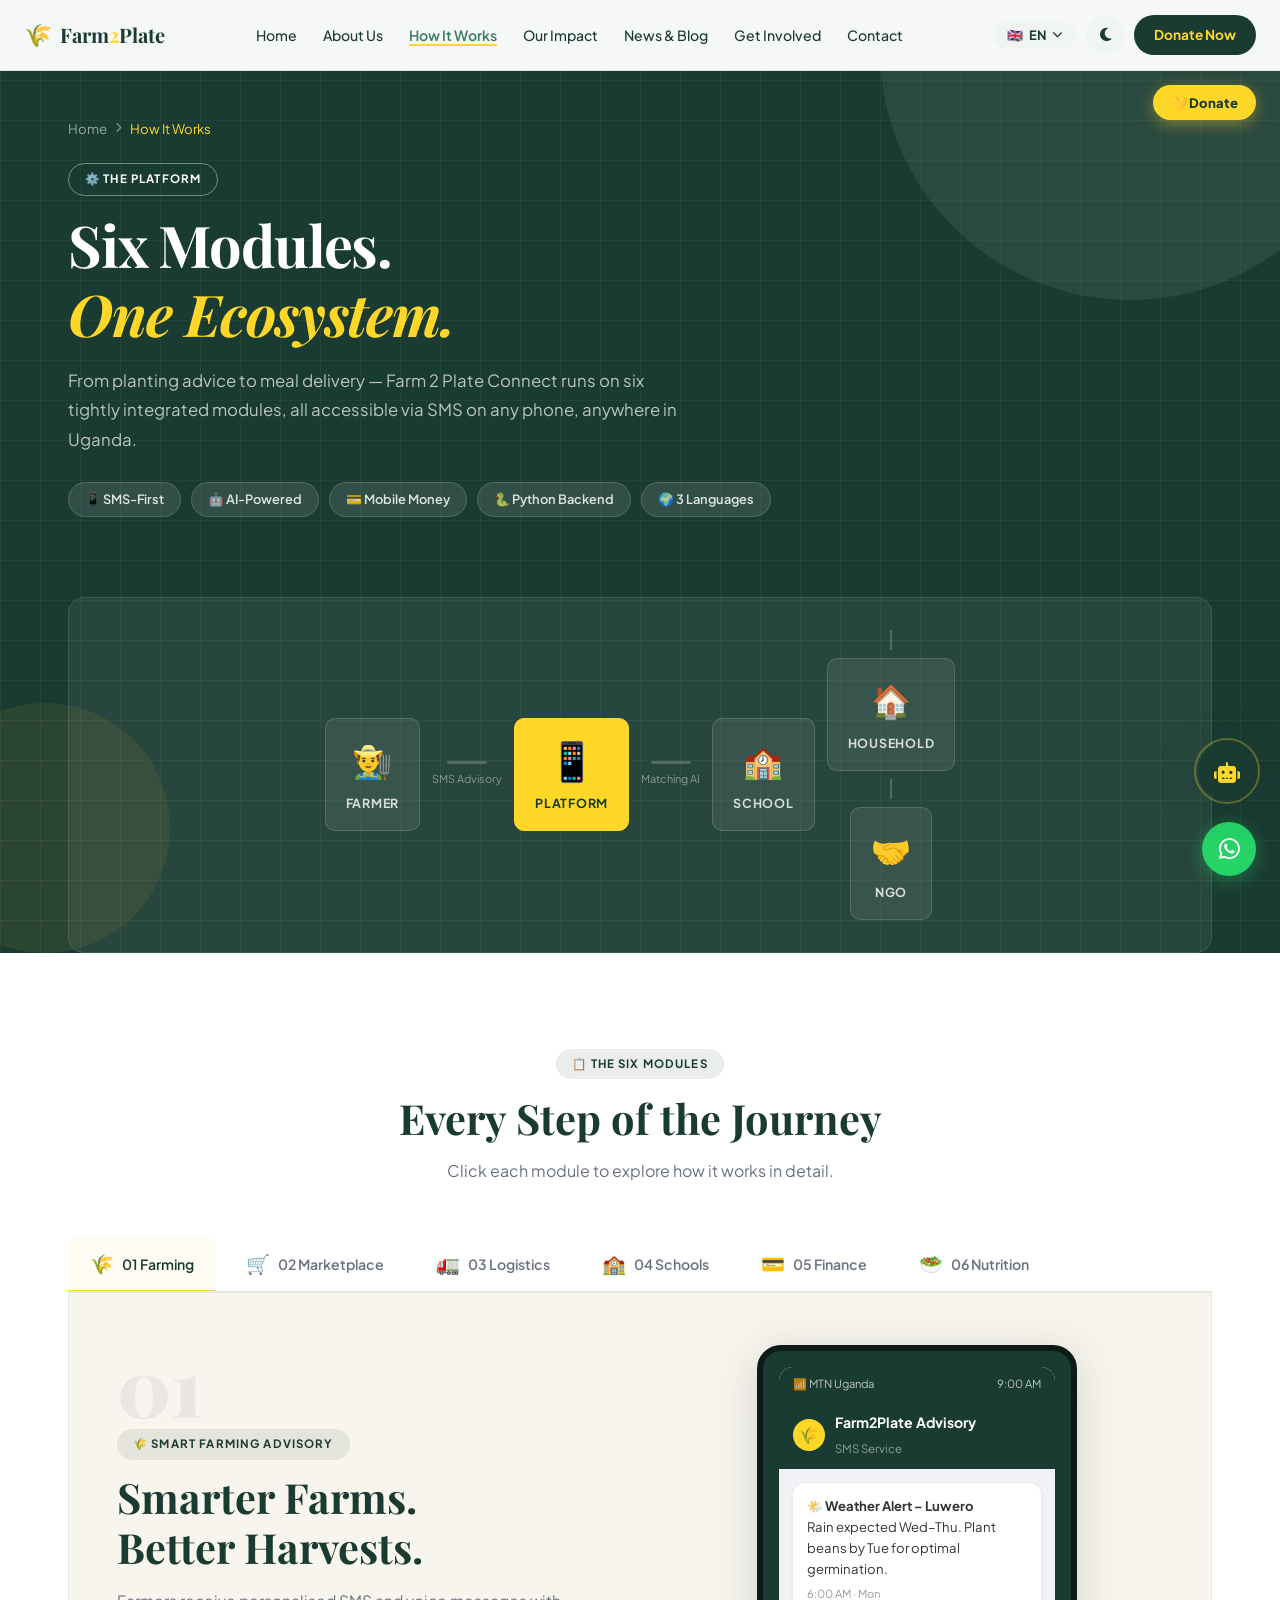
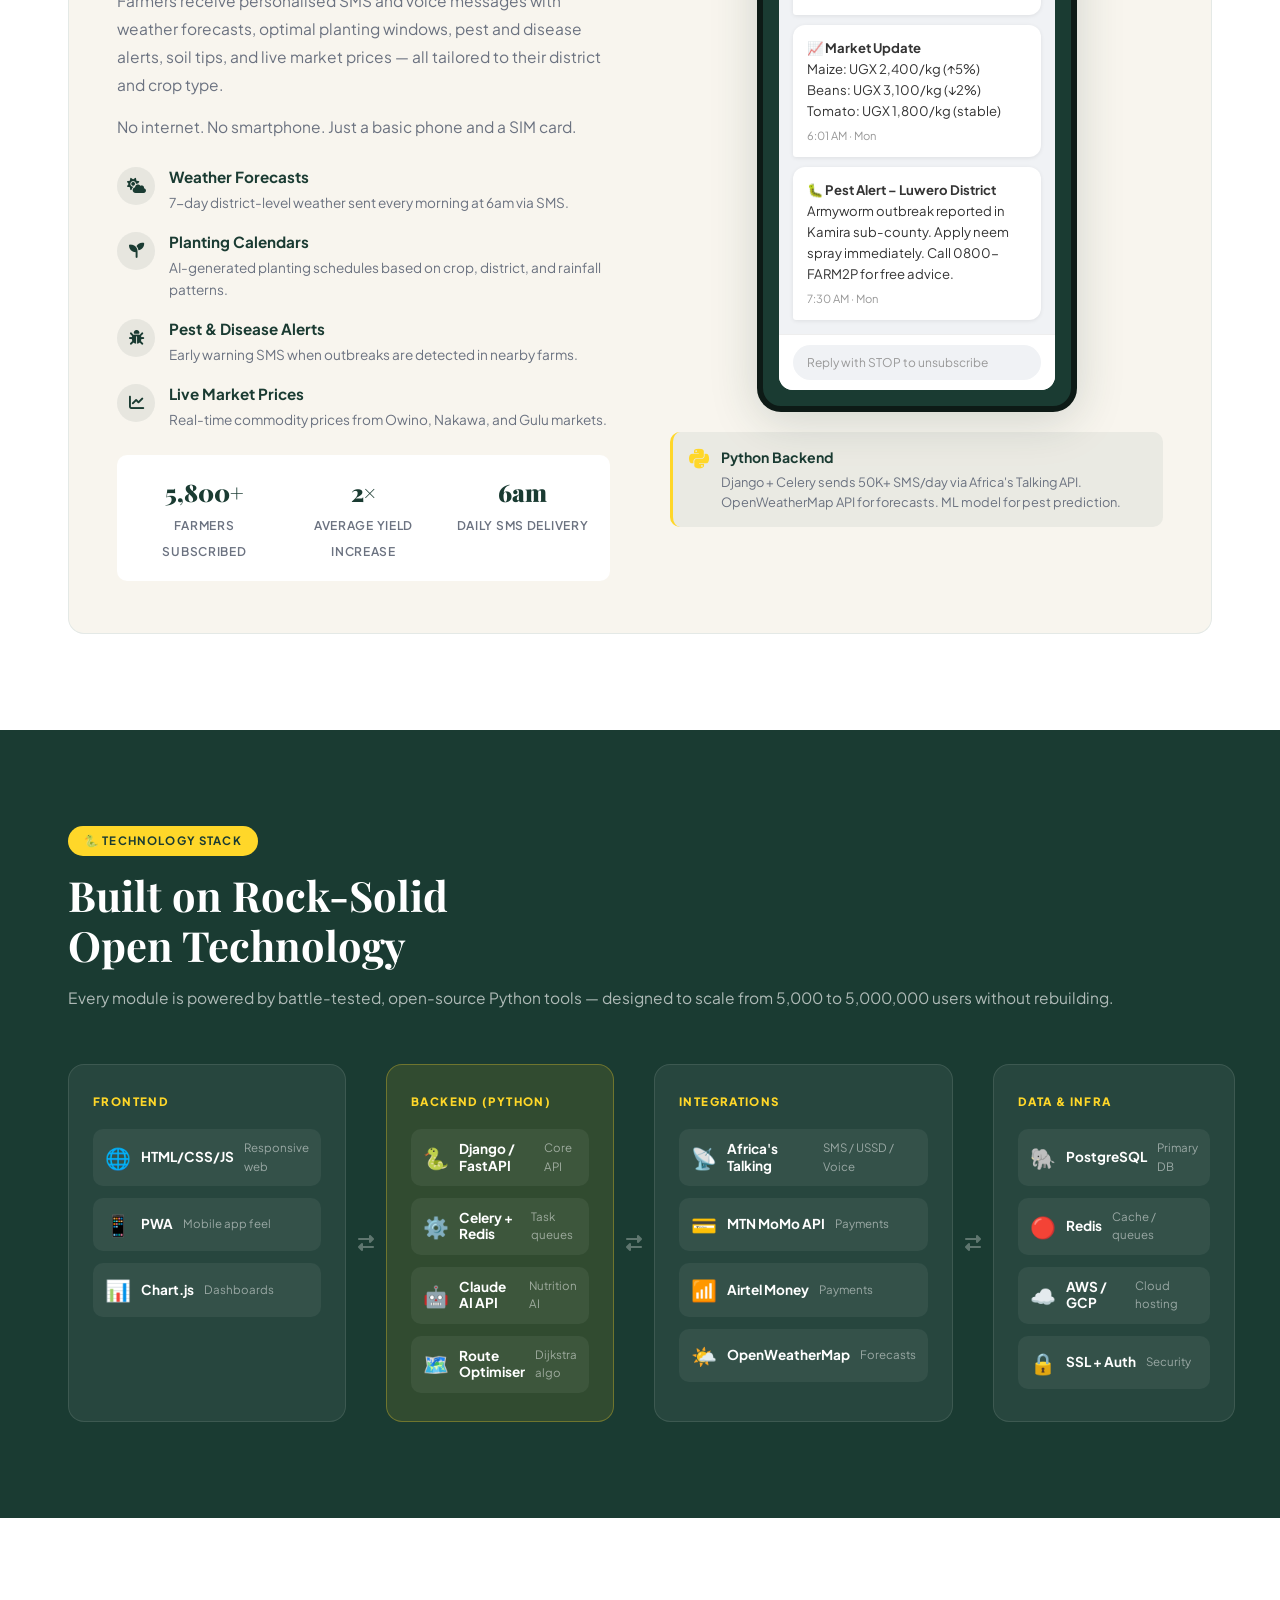
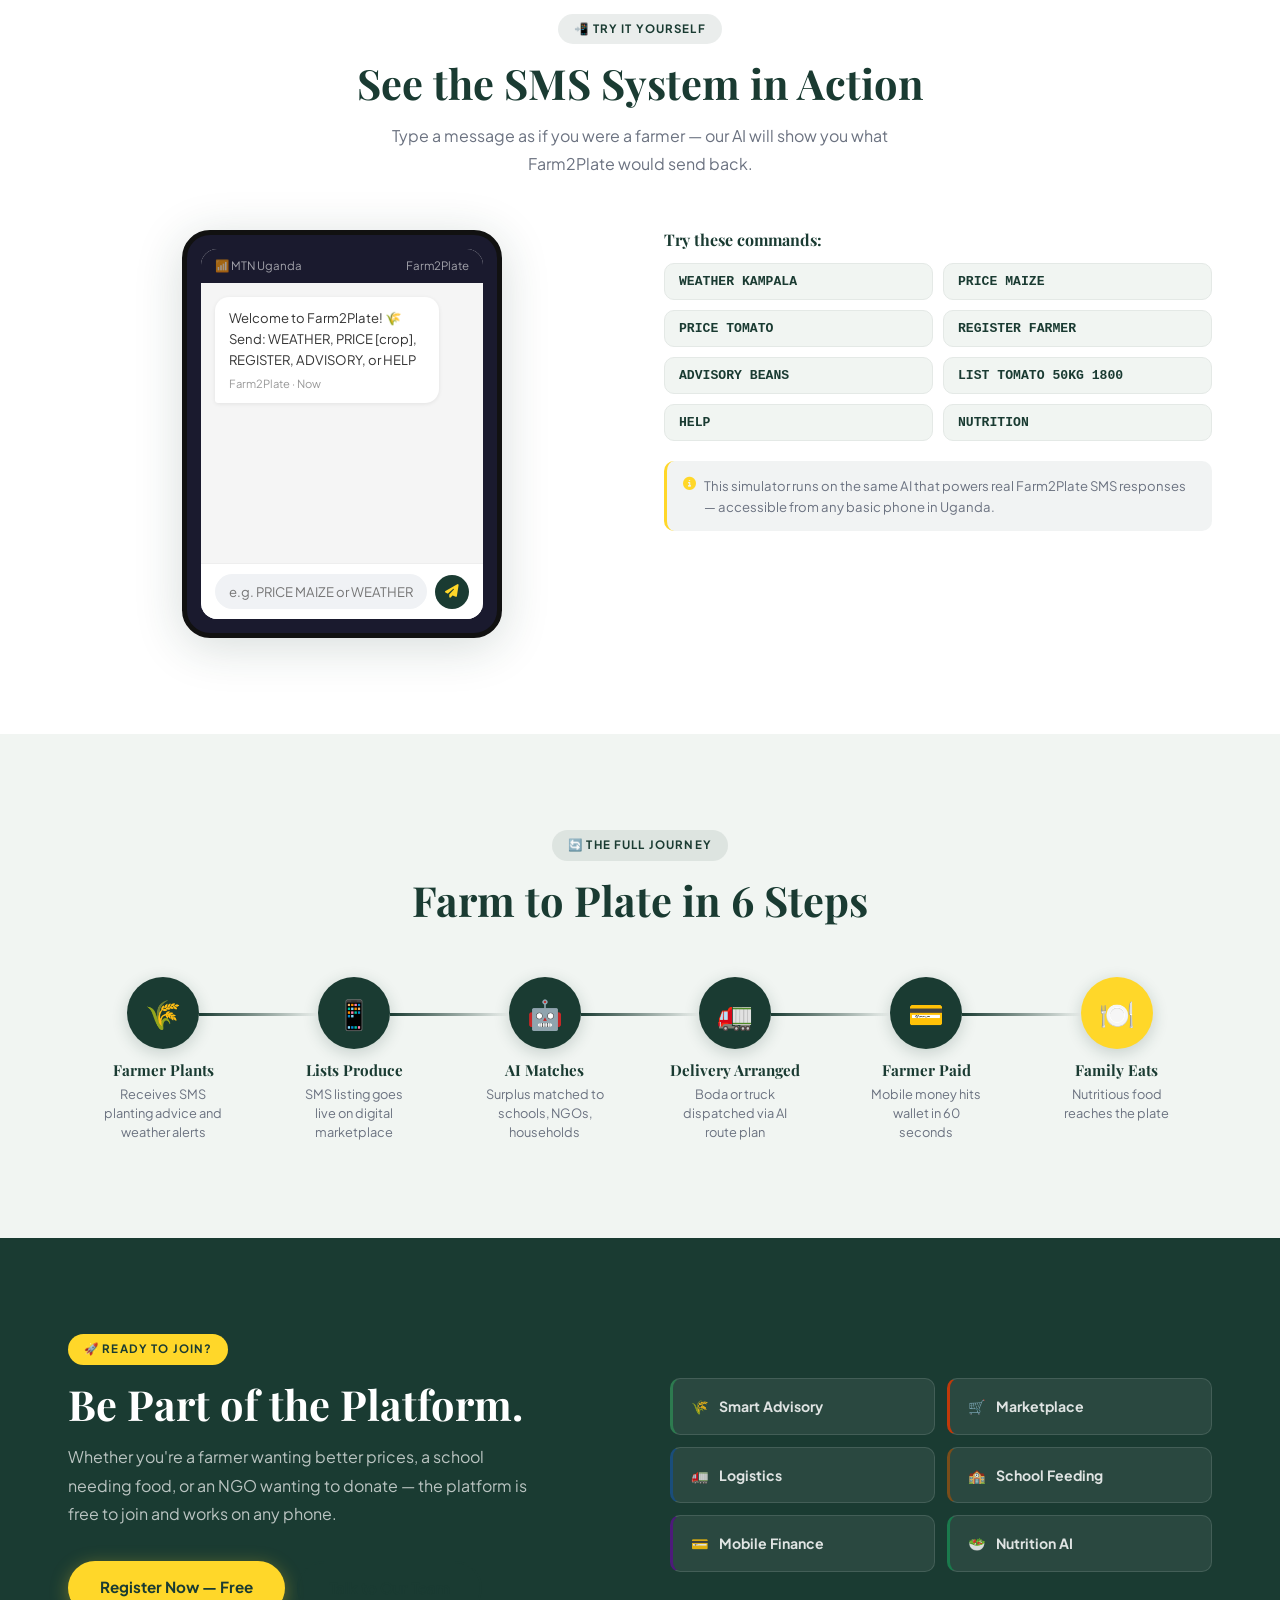
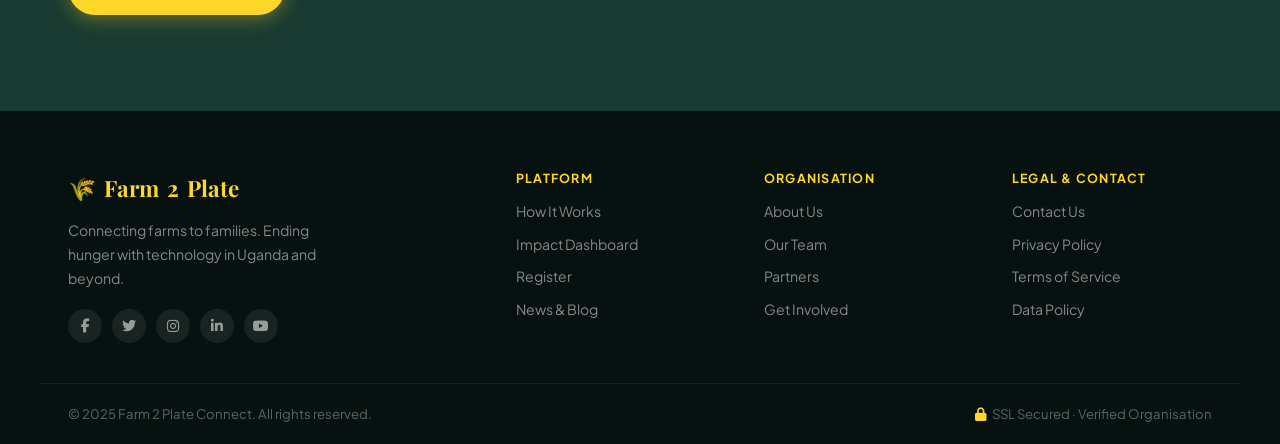
<file: howitworks.html>
<!DOCTYPE html>
<html lang="en" data-theme="light">
<head>
  <meta charset="UTF-8"/>
  <meta name="viewport" content="width=device-width, initial-scale=1.0"/>
  <title>How It Works | Farm 2 Plate Connect — Platform & Technology</title>
  <meta name="description" content="Discover how Farm 2 Plate Connect works — six integrated modules linking farmers, households, schools and NGOs through SMS, AI and mobile money."/>
  <link rel="stylesheet" href="howitworks.css"/>
  <link rel="preconnect" href="https://fonts.googleapis.com"/>
  <link href="https://fonts.googleapis.com/css2?family=Playfair+Display:ital,wght@0,500;0,700;0,900;1,700&family=Plus+Jakarta+Sans:wght@300;400;500;600;700&display=swap" rel="stylesheet"/>
  <link rel="stylesheet" href="https://cdnjs.cloudflare.com/ajax/libs/font-awesome/6.5.0/css/all.min.css"/>
</head>
<body>

<!-- ===== NAVBAR ===== -->
<nav id="navbar">
  <div class="nav-inner">
    <a href="index.html" class="nav-logo">
      <span class="logo-leaf">🌾</span>
      <span class="logo-text">Farm<em>2</em>Plate</span>
    </a>
    <ul class="nav-links" id="nav-links">
      <li><a href="index.html">Home</a></li>
      <li><a href="about.html">About Us</a></li>
      <li><a href="howitworks.html" class="nav-current">How It Works</a></li>
      <li><a href="impact.html">Our Impact</a></li>
      <li><a href="blog.html">News &amp; Blog</a></li>
      <li><a href="getinvolved.html">Get Involved</a></li>
      <li><a href="contact.html">Contact</a></li>
    </ul>
    <div class="nav-right">
      <div class="lang-drop" id="lang-drop">
        <button class="lang-trigger" id="lang-trigger">
          <span id="lang-flag">🇬🇧</span>
          <span id="lang-code">EN</span>
          <i class="fas fa-chevron-down lang-arrow"></i>
        </button>
        <div class="lang-menu" id="lang-menu">
          <button class="lang-opt active" data-lang="en" data-flag="🇬🇧">🇬🇧 English</button>
          <button class="lang-opt" data-lang="lg" data-flag="🇺🇬">🇺🇬 Luganda</button>
          <button class="lang-opt" data-lang="sw" data-flag="🌍">🌍 Kiswahili</button>
        </div>
      </div>
      <button id="dark-btn" class="icon-btn" title="Toggle dark mode"><i class="fas fa-moon"></i></button>
      <a href="getinvolved.html" class="nav-donate">Donate Now</a>
      <button class="hamburger" id="hamburger"><span></span><span></span><span></span></button>
    </div>
  </div>
</nav>

<!-- ===== PAGE HERO ===== -->
<section id="hw-hero">
  <div class="hwh-bg">
    <div class="hwh-grid-lines"></div>
    <div class="hwh-orb o1"></div>
    <div class="hwh-orb o2"></div>
  </div>
  <div class="container hwh-inner">
    <div class="hwh-breadcrumb">
      <a href="index.html">Home</a>
      <i class="fas fa-chevron-right"></i>
      <span>How It Works</span>
    </div>
    <span class="chip chip-outline">⚙️ The Platform</span>
    <h1>Six Modules.<br/><em>One Ecosystem.</em></h1>
    <p class="hwh-sub">From planting advice to meal delivery — Farm 2 Plate Connect runs on six tightly integrated modules, all accessible via SMS on any phone, anywhere in Uganda.</p>
    <div class="hwh-pills">
      <span>📱 SMS-First</span>
      <span>🤖 AI-Powered</span>
      <span>💳 Mobile Money</span>
      <span>🐍 Python Backend</span>
      <span>🌍 3 Languages</span>
    </div>
  </div>
  <!-- Animated flow diagram in hero -->
  <div class="container">
    <div class="flow-diagram">
      <div class="fd-node fd-farmer active" data-module="1">
        <div class="fdn-icon">👨‍🌾</div>
        <span>Farmer</span>
      </div>
      <div class="fd-pipe">
        <div class="fd-pulse"></div>
        <div class="fd-label">SMS Advisory</div>
      </div>
      <div class="fd-node fd-platform" data-module="platform">
        <div class="fdn-icon">📱</div>
        <span>Platform</span>
      </div>
      <div class="fd-pipe">
        <div class="fd-pulse"></div>
        <div class="fd-label">Matching AI</div>
      </div>
      <div class="fd-node fd-school" data-module="4">
        <div class="fdn-icon">🏫</div>
        <span>School</span>
      </div>
      <div class="fd-branch">
        <div class="fd-branch-line"></div>
        <div class="fd-node fd-household" data-module="2">
          <div class="fdn-icon">🏠</div>
          <span>Household</span>
        </div>
        <div class="fd-branch-line"></div>
        <div class="fd-node fd-ngo" data-module="2">
          <div class="fdn-icon">🤝</div>
          <span>NGO</span>
        </div>
      </div>
    </div>
  </div>
</section>

<!-- ===== STEP-BY-STEP TABS ===== -->
<section id="modules">
  <div class="container">
    <div class="sec-head centered">
      <span class="chip">📋 The Six Modules</span>
      <h2>Every Step of the Journey</h2>
      <p class="sec-sub">Click each module to explore how it works in detail.</p>
    </div>

    <!-- Tab Nav -->
    <div class="module-tabs" id="module-tabs">
      <button class="mt-btn active" data-tab="1">
        <span class="mt-emoji">🌾</span>
        <span class="mt-label">01 Farming</span>
      </button>
      <button class="mt-btn" data-tab="2">
        <span class="mt-emoji">🛒</span>
        <span class="mt-label">02 Marketplace</span>
      </button>
      <button class="mt-btn" data-tab="3">
        <span class="mt-emoji">🚛</span>
        <span class="mt-label">03 Logistics</span>
      </button>
      <button class="mt-btn" data-tab="4">
        <span class="mt-emoji">🏫</span>
        <span class="mt-label">04 Schools</span>
      </button>
      <button class="mt-btn" data-tab="5">
        <span class="mt-emoji">💳</span>
        <span class="mt-label">05 Finance</span>
      </button>
      <button class="mt-btn" data-tab="6">
        <span class="mt-emoji">🥗</span>
        <span class="mt-label">06 Nutrition</span>
      </button>
    </div>

    <!-- Tab Panels -->
    <div class="module-panels">

      <!-- MODULE 1 -->
      <div class="mp" id="tab-1" data-panel="1">
        <div class="mp-left">
          <div class="mp-num">01</div>
          <span class="chip">🌾 Smart Farming Advisory</span>
          <h2>Smarter Farms.<br/>Better Harvests.</h2>
          <p>Farmers receive personalised SMS and voice messages with weather forecasts, optimal planting windows, pest and disease alerts, soil tips, and live market prices — all tailored to their district and crop type.</p>
          <p>No internet. No smartphone. Just a basic phone and a SIM card.</p>
          <div class="mp-features">
            <div class="mpf"><i class="fas fa-cloud-sun"></i><div><strong>Weather Forecasts</strong><p>7-day district-level weather sent every morning at 6am via SMS.</p></div></div>
            <div class="mpf"><i class="fas fa-seedling"></i><div><strong>Planting Calendars</strong><p>AI-generated planting schedules based on crop, district, and rainfall patterns.</p></div></div>
            <div class="mpf"><i class="fas fa-bug"></i><div><strong>Pest & Disease Alerts</strong><p>Early warning SMS when outbreaks are detected in nearby farms.</p></div></div>
            <div class="mpf"><i class="fas fa-chart-line"></i><div><strong>Live Market Prices</strong><p>Real-time commodity prices from Owino, Nakawa, and Gulu markets.</p></div></div>
          </div>
          <div class="mp-stats">
            <div class="mps"><strong>5,800+</strong><span>Farmers subscribed</span></div>
            <div class="mps"><strong>2×</strong><span>Average yield increase</span></div>
            <div class="mps"><strong>6am</strong><span>Daily SMS delivery</span></div>
          </div>
        </div>
        <div class="mp-right">
          <div class="phone-mockup">
            <div class="pm-screen">
              <div class="pm-status">
                <span>📶 MTN Uganda</span>
                <span>9:00 AM</span>
              </div>
              <div class="pm-header">
                <div class="pm-avatar">🌾</div>
                <div>
                  <strong>Farm2Plate Advisory</strong>
                  <small>SMS Service</small>
                </div>
              </div>
              <div class="pm-messages" id="sms-messages-1">
                <div class="pm-msg incoming">
                  🌤️ <strong>Weather Alert – Luwero</strong><br/>
                  Rain expected Wed–Thu. Plant beans by Tue for optimal germination.<br/>
                  <small>6:00 AM · Mon</small>
                </div>
                <div class="pm-msg incoming">
                  📈 <strong>Market Update</strong><br/>
                  Maize: UGX 2,400/kg (↑5%)<br/>
                  Beans: UGX 3,100/kg (↓2%)<br/>
                  Tomato: UGX 1,800/kg (stable)<br/>
                  <small>6:01 AM · Mon</small>
                </div>
                <div class="pm-msg incoming">
                  🐛 <strong>Pest Alert – Luwero District</strong><br/>
                  Armyworm outbreak reported in Kamira sub-county. Apply neem spray immediately. Call 0800-FARM2P for free advice.<br/>
                  <small>7:30 AM · Mon</small>
                </div>
              </div>
              <div class="pm-input-row">
                <div class="pm-input">Reply with STOP to unsubscribe</div>
              </div>
            </div>
          </div>
          <div class="mp-tech-note">
            <i class="fab fa-python"></i>
            <div>
              <strong>Python Backend</strong>
              <p>Django + Celery sends 50K+ SMS/day via Africa's Talking API. OpenWeatherMap API for forecasts. ML model for pest prediction.</p>
            </div>
          </div>
        </div>
      </div>

      <!-- MODULE 2 -->
      <div class="mp hidden" id="tab-2" data-panel="2">
        <div class="mp-left">
          <div class="mp-num">02</div>
          <span class="chip">🛒 Digital Marketplace</span>
          <h2>Direct Sales.<br/>Zero Middlemen.</h2>
          <p>Farmers list their produce directly on the platform. Buyers — households, schools, restaurants, and NGOs — browse and order. Surplus food is automatically matched to vulnerable families and donation partners.</p>
          <div class="mp-features">
            <div class="mpf"><i class="fas fa-store"></i><div><strong>Direct Listings</strong><p>Farmers list produce via SMS: "LIST TOMATO 50KG 1800 LUWERO" — no smartphone needed.</p></div></div>
            <div class="mpf"><i class="fas fa-robot"></i><div><strong>AI Surplus Matching</strong><p>Unsold food is automatically matched to NGOs, food banks, and vulnerable households within 24 hours.</p></div></div>
            <div class="mpf"><i class="fas fa-tags"></i><div><strong>Fair Pricing Engine</strong><p>AI analyses market trends to suggest fair prices, preventing exploitation of farmers.</p></div></div>
            <div class="mpf"><i class="fas fa-heart"></i><div><strong>Donation Portal</strong><p>NGOs and individuals can donate money to purchase surplus food for families in need.</p></div></div>
          </div>
          <div class="mp-stats">
            <div class="mps"><strong>4,200+</strong><span>Active listings</span></div>
            <div class="mps"><strong>40%</strong><span>Less food wasted</span></div>
            <div class="mps"><strong>UGX 2,400</strong><span>Avg. fair price/kg</span></div>
          </div>
        </div>
        <div class="mp-right">
          <div class="marketplace-demo">
            <div class="md-header"><i class="fas fa-store"></i> Live Marketplace</div>
            <div class="md-listing">
              <span class="mdl-emoji">🍅</span>
              <div class="mdl-info">
                <strong>Fresh Tomatoes</strong>
                <small>Luwero District · John Ssemakula</small>
                <div class="mdl-meta"><span class="mdl-qty">80 kg</span><span class="mdl-price">UGX 1,800/kg</span></div>
              </div>
              <button class="mdl-btn">Order</button>
            </div>
            <div class="md-listing">
              <span class="mdl-emoji">🌽</span>
              <div class="mdl-info">
                <strong>Dried Maize</strong>
                <small>Gulu District · Grace Aber</small>
                <div class="mdl-meta"><span class="mdl-qty">500 kg</span><span class="mdl-price">UGX 2,400/kg</span></div>
              </div>
              <button class="mdl-btn">Order</button>
            </div>
            <div class="md-listing surplus">
              <span class="mdl-emoji">🥦</span>
              <div class="mdl-info">
                <strong>Surplus Broccoli</strong>
                <small>Wakiso · Matched to 3 families</small>
                <div class="mdl-meta"><span class="mdl-qty surplus-tag">Donated</span><span class="mdl-price">Via WFP Fund</span></div>
              </div>
              <span class="mdl-matched"><i class="fas fa-check-circle"></i> Matched</span>
            </div>
            <div class="md-listing">
              <span class="mdl-emoji">🥕</span>
              <div class="mdl-info">
                <strong>Organic Carrots</strong>
                <small>Kabale District · Rose Kyomugisha</small>
                <div class="mdl-meta"><span class="mdl-qty">60 kg</span><span class="mdl-price">UGX 2,100/kg</span></div>
              </div>
              <button class="mdl-btn">Order</button>
            </div>
            <div class="md-footer"><i class="fas fa-sync-alt fa-spin"></i> 4,247 active listings · Updated live</div>
          </div>
          <div class="mp-tech-note">
            <i class="fab fa-python"></i>
            <div>
              <strong>Python Backend</strong>
              <p>FastAPI REST endpoints. PostgreSQL database. ML matching algorithm pairs surplus with demand. Africa's Talking SMS for listing via basic phone.</p>
            </div>
          </div>
        </div>
      </div>

      <!-- MODULE 3 -->
      <div class="mp hidden" id="tab-3" data-panel="3">
        <div class="mp-left">
          <div class="mp-num">03</div>
          <span class="chip">🚛 Logistics Network</span>
          <h2>AI-Optimised<br/>Delivery Routes.</h2>
          <p>Our platform connects farmers with a network of boda bodas, pickup trucks, and refrigerated vehicles. An AI routing engine calculates the fastest, cheapest delivery path — reducing transport costs by up to 35%.</p>
          <div class="mp-features">
            <div class="mpf"><i class="fas fa-motorcycle"></i><div><strong>Boda Boda Network</strong><p>680+ registered boda boda riders available for same-day collection from farms.</p></div></div>
            <div class="mpf"><i class="fas fa-route"></i><div><strong>AI Route Optimisation</strong><p>Python algorithm calculates multi-stop delivery routes, minimising distance and fuel cost.</p></div></div>
            <div class="mpf"><i class="fas fa-map-marker-alt"></i><div><strong>Real-Time Tracking</strong><p>Farmers and buyers receive SMS updates at each stage of the delivery journey.</p></div></div>
            <div class="mpf"><i class="fas fa-snowflake"></i><div><strong>Cold Chain Links</strong><p>Refrigerated vehicle partnerships for dairy, meat, and perishable produce transport.</p></div></div>
          </div>
          <div class="mp-stats">
            <div class="mps"><strong>680+</strong><span>Transporters active</span></div>
            <div class="mps"><strong>35%</strong><span>Cost reduction</span></div>
            <div class="mps"><strong>4h</strong><span>Avg. delivery time</span></div>
          </div>
        </div>
        <div class="mp-right">
          <div class="logistics-demo">
            <div class="ld-header"><i class="fas fa-route"></i> Active Deliveries</div>
            <div class="ld-job">
              <div class="ldj-route">
                <span class="ldj-from">🌾 Luwero Farm</span>
                <div class="ldj-line"><div class="ldj-truck">🚛</div></div>
                <span class="ldj-to">🏫 Kampala School</span>
              </div>
              <div class="ldj-meta">
                <span><i class="fas fa-box"></i> 120 kg Maize</span>
                <span><i class="fas fa-clock"></i> ETA 2.5h</span>
                <span class="ldj-status in-transit">In Transit</span>
              </div>
            </div>
            <div class="ld-job">
              <div class="ldj-route">
                <span class="ldj-from">🌾 Wakiso Farm</span>
                <div class="ldj-line"><div class="ldj-truck" style="left:65%">🏍️</div></div>
                <span class="ldj-to">🏠 Household</span>
              </div>
              <div class="ldj-meta">
                <span><i class="fas fa-box"></i> 30 kg Vegs</span>
                <span><i class="fas fa-clock"></i> ETA 45min</span>
                <span class="ldj-status arriving">Arriving Soon</span>
              </div>
            </div>
            <div class="ld-job">
              <div class="ldj-route">
                <span class="ldj-from">🌾 Gulu Farm</span>
                <div class="ldj-line"><div class="ldj-truck" style="left:20%">🚛</div></div>
                <span class="ldj-to">🤝 WFP Hub</span>
              </div>
              <div class="ldj-meta">
                <span><i class="fas fa-box"></i> 500 kg Beans</span>
                <span><i class="fas fa-clock"></i> ETA 6h</span>
                <span class="ldj-status picked-up">Picked Up</span>
              </div>
            </div>
            <div class="ld-footer"><i class="fas fa-map-marker-alt"></i> 124 active deliveries across Uganda right now</div>
          </div>
          <div class="mp-tech-note">
            <i class="fab fa-python"></i>
            <div>
              <strong>Python Backend</strong>
              <p>Google Maps API + custom Dijkstra route optimisation in Python. WebSocket real-time tracking. SMS status updates via Africa's Talking.</p>
            </div>
          </div>
        </div>
      </div>

      <!-- MODULE 4 -->
      <div class="mp hidden" id="tab-4" data-panel="4">
        <div class="mp-left">
          <div class="mp-num">04</div>
          <span class="chip">🏫 School Feeding Link</span>
          <h2>Fresh Food.<br/>Brighter Futures.</h2>
          <p>Schools place standing orders directly from verified local farmers — bypassing expensive middlemen and ensuring children receive fresher, more nutritious meals. The platform handles scheduling, payment, and delivery coordination automatically.</p>
          <div class="mp-features">
            <div class="mpf"><i class="fas fa-calendar-check"></i><div><strong>Standing Orders</strong><p>Schools set weekly or monthly food orders. Farmers get predictable, reliable income.</p></div></div>
            <div class="mpf"><i class="fas fa-apple-alt"></i><div><strong>Nutrition Standards</strong><p>Each meal plan is reviewed against WHO child nutrition guidelines by our health team.</p></div></div>
            <div class="mpf"><i class="fas fa-hand-holding-usd"></i><div><strong>NGO Subsidy Integration</strong><p>WFP and UNICEF funds automatically subsidise meals for schools in food-insecure districts.</p></div></div>
            <div class="mpf"><i class="fas fa-chart-bar"></i><div><strong>Nutrition Reporting</strong><p>Schools receive monthly nutrition dashboards showing meal quality and child health trends.</p></div></div>
          </div>
          <div class="mp-stats">
            <div class="mps"><strong>320+</strong><span>Schools connected</span></div>
            <div class="mps"><strong>48,000</strong><span>Children fed daily</span></div>
            <div class="mps"><strong>30%</strong><span>Stunting reduction</span></div>
          </div>
        </div>
        <div class="mp-right">
          <div class="school-demo">
            <div class="sd-header"><i class="fas fa-school"></i> School Dashboard</div>
            <div class="sd-school-name">St. Mary's Primary School · Kampala</div>
            <div class="sd-week">
              <div class="sd-day">
                <strong>Mon</strong>
                <span>🌽 Posho</span>
                <span>🫘 Beans</span>
                <small class="sd-cal">420 kcal</small>
              </div>
              <div class="sd-day">
                <strong>Tue</strong>
                <span>🍚 Rice</span>
                <span>🥦 Veg stew</span>
                <small class="sd-cal">410 kcal</small>
              </div>
              <div class="sd-day">
                <strong>Wed</strong>
                <span>🥔 Matoke</span>
                <span>🥩 Groundnuts</span>
                <small class="sd-cal">450 kcal</small>
              </div>
              <div class="sd-day active-day">
                <strong>Thu</strong>
                <span>🌾 Millet</span>
                <span>🍅 Sauce</span>
                <small class="sd-cal">390 kcal · Today</small>
              </div>
              <div class="sd-day">
                <strong>Fri</strong>
                <span>🍠 Sweet pot.</span>
                <span>🥛 Milk</span>
                <small class="sd-cal">430 kcal</small>
              </div>
            </div>
            <div class="sd-source">
              <i class="fas fa-map-marker-alt"></i>
              Sourced from 4 local farmers within 15km radius
            </div>
            <div class="sd-subsidy">
              <i class="fas fa-heart"></i>
              <span>WFP subsidy applied · 100% cost covered for 320 pupils</span>
            </div>
          </div>
          <div class="mp-tech-note">
            <i class="fab fa-python"></i>
            <div>
              <strong>Python Backend</strong>
              <p>Django admin for school meal planning. Nutritional analysis API. Automated weekly order scheduling. WFP/UNICEF fund disbursement via MTN MoMo API.</p>
            </div>
          </div>
        </div>
      </div>

      <!-- MODULE 5 -->
      <div class="mp hidden" id="tab-5" data-panel="5">
        <div class="mp-left">
          <div class="mp-num">05</div>
          <span class="chip">💳 Mobile Money &amp; Finance</span>
          <h2>Instant Payments.<br/>Microfinance Access.</h2>
          <p>Every transaction on the platform flows through MTN Mobile Money or Airtel Money — the two networks covering 95% of Uganda. Farmers get paid instantly upon delivery confirmation, with no bank account required.</p>
          <div class="mp-features">
            <div class="mpf"><i class="fas fa-bolt"></i><div><strong>Instant Settlements</strong><p>Farmers receive payment within 60 seconds of delivery confirmation via MTN MoMo or Airtel Money.</p></div></div>
            <div class="mpf"><i class="fas fa-piggy-bank"></i><div><strong>Savings Wallets</strong><p>Farmers can open a Farm2Plate savings account and earn 8% annual interest on stored earnings.</p></div></div>
            <div class="mpf"><i class="fas fa-hand-holding-usd"></i><div><strong>Microloans</strong><p>Farmers with 3+ months on the platform can access loans of UGX 200,000–2,000,000 for seeds and inputs.</p></div></div>
            <div class="mpf"><i class="fas fa-shield-alt"></i><div><strong>Crop Insurance</strong><p>Parametric weather insurance automatically pays out when rainfall falls below threshold levels.</p></div></div>
          </div>
          <div class="mp-stats">
            <div class="mps"><strong>UGX 4.2B</strong><span>Transactions processed</span></div>
            <div class="mps"><strong>60s</strong><span>Payment settlement</span></div>
            <div class="mps"><strong>8%</strong><span>Savings interest rate</span></div>
          </div>
        </div>
        <div class="mp-right">
          <div class="finance-demo">
            <div class="fnd-header"><i class="fas fa-wallet"></i> Farmer Wallet · John Ssemakula</div>
            <div class="fnd-balance">
              <small>Available Balance</small>
              <div class="fnd-amount">UGX <span id="balance-num">847,500</span></div>
              <div class="fnd-network"><span>📡 MTN MoMo</span><span>● Connected</span></div>
            </div>
            <div class="fnd-txns">
              <div class="fnd-txn credit">
                <span><i class="fas fa-arrow-down"></i></span>
                <div><strong>Payment received</strong><small>50kg Tomatoes · Wakiso School</small></div>
                <span class="txn-amt credit-amt">+UGX 90,000</span>
              </div>
              <div class="fnd-txn credit">
                <span><i class="fas fa-arrow-down"></i></span>
                <div><strong>Payment received</strong><small>120kg Maize · WFP Uganda</small></div>
                <span class="txn-amt credit-amt">+UGX 288,000</span>
              </div>
              <div class="fnd-txn debit">
                <span><i class="fas fa-arrow-up"></i></span>
                <div><strong>Transport fee</strong><small>Delivery to Kampala</small></div>
                <span class="txn-amt debit-amt">−UGX 15,000</span>
              </div>
              <div class="fnd-txn credit">
                <span><i class="fas fa-piggy-bank"></i></span>
                <div><strong>Interest earned</strong><small>Monthly savings reward</small></div>
                <span class="txn-amt credit-amt">+UGX 5,640</span>
              </div>
            </div>
            <div class="fnd-actions">
              <button class="fnd-btn"><i class="fas fa-paper-plane"></i> Send</button>
              <button class="fnd-btn"><i class="fas fa-piggy-bank"></i> Save</button>
              <button class="fnd-btn fnd-loan"><i class="fas fa-hand-holding-usd"></i> Apply Loan</button>
            </div>
          </div>
          <div class="mp-tech-note">
            <i class="fab fa-python"></i>
            <div>
              <strong>Python Backend</strong>
              <p>MTN MoMo API + Airtel Money API integrated via Python SDK. Django REST Framework handles transaction logic. Redis for real-time balance updates.</p>
            </div>
          </div>
        </div>
      </div>

      <!-- MODULE 6 -->
      <div class="mp hidden" id="tab-6" data-panel="6">
        <div class="mp-left">
          <div class="mp-num">06</div>
          <span class="chip">🥗 Nutrition AI Messaging</span>
          <h2>Smarter Eating.<br/>Healthier Lives.</h2>
          <p>Our AI nutrition engine sends weekly personalised SMS tips to households, focusing on child health, pregnancy nutrition, and how to prepare balanced meals from locally available and affordable foods.</p>
          <div class="mp-features">
            <div class="mpf"><i class="fas fa-baby"></i><div><strong>Child Nutrition Tips</strong><p>Age-specific feeding guidance for children 0–5, targeting stunting prevention and healthy development.</p></div></div>
            <div class="mpf"><i class="fas fa-female"></i><div><strong>Pregnancy Nutrition</strong><p>Tailored SMS tips for pregnant and breastfeeding mothers on iron, folate, and protein-rich local foods.</p></div></div>
            <div class="mpf"><i class="fas fa-utensils"></i><div><strong>Recipe Suggestions</strong><p>Weekly recipes using seasonal, locally available, affordable ingredients from the Farm2Plate market.</p></div></div>
            <div class="mpf"><i class="fas fa-heartbeat"></i><div><strong>Health Alerts</strong><p>Community-level disease outbreak warnings and hygiene reminders during high-risk seasons.</p></div></div>
          </div>
          <div class="mp-stats">
            <div class="mps"><strong>24,000+</strong><span>Households subscribed</span></div>
            <div class="mps"><strong>Weekly</strong><span>SMS tips sent</span></div>
            <div class="mps"><strong>30%</strong><span>Stunting reduction target</span></div>
          </div>
        </div>
        <div class="mp-right">
          <div class="nutrition-demo">
            <div class="nd-header"><i class="fas fa-heartbeat"></i> Nutrition AI · Weekly Tips</div>
            <div class="nd-tip">
              <div class="nd-tip-icon">👶</div>
              <div class="nd-tip-body">
                <strong>Child Nutrition Tip — Week 14</strong>
                <p>For children 6–23 months, add mashed beans or groundnut paste to porridge 3× daily. This provides protein for brain development and prevents stunting.</p>
                <div class="nd-foods"><span>🫘 Beans</span><span>🥜 Groundnuts</span><span>🌽 Maize</span></div>
              </div>
            </div>
            <div class="nd-tip">
              <div class="nd-tip-icon">🍲</div>
              <div class="nd-tip-body">
                <strong>Recipe of the Week</strong>
                <p><em>Millet &amp; Pumpkin Porridge</em> — Boil millet flour with diced pumpkin, add groundnut paste and a pinch of salt. Rich in vitamin A, iron, and zinc.</p>
                <div class="nd-foods"><span>🌾 Millet</span><span>🎃 Pumpkin</span><span>🥜 Groundnut</span></div>
              </div>
            </div>
            <div class="nd-footer">
              Personalised for: <strong>Grace, Kampala · 1 child (14 months)</strong>
            </div>
          </div>
          <div class="mp-tech-note">
            <i class="fab fa-python"></i>
            <div>
              <strong>Python Backend</strong>
              <p>Claude AI (Anthropic) generates personalised nutrition tips. User profiles stored in PostgreSQL. Africa's Talking SMS scheduler delivers tips every Tuesday at 8am.</p>
            </div>
          </div>
        </div>
      </div>

    </div><!-- end module-panels -->
  </div>
</section>

<!-- ===== TECH STACK ===== -->
<section id="tech" class="dark-sec">
  <div class="container">
    <div class="sec-head left">
      <span class="chip chip-y">🐍 Technology Stack</span>
      <h2>Built on Rock-Solid<br/>Open Technology</h2>
      <p>Every module is powered by battle-tested, open-source Python tools — designed to scale from 5,000 to 5,000,000 users without rebuilding.</p>
    </div>
    <div class="tech-grid">
      <div class="tech-layer">
        <div class="tl-label">Frontend</div>
        <div class="tl-items">
          <div class="tl-item"><span>🌐</span><strong>HTML/CSS/JS</strong><small>Responsive web</small></div>
          <div class="tl-item"><span>📱</span><strong>PWA</strong><small>Mobile app feel</small></div>
          <div class="tl-item"><span>📊</span><strong>Chart.js</strong><small>Dashboards</small></div>
        </div>
      </div>
      <div class="tech-arrow"><i class="fas fa-exchange-alt"></i></div>
      <div class="tech-layer tl-highlight">
        <div class="tl-label">Backend (Python)</div>
        <div class="tl-items">
          <div class="tl-item"><span>🐍</span><strong>Django / FastAPI</strong><small>Core API</small></div>
          <div class="tl-item"><span>⚙️</span><strong>Celery + Redis</strong><small>Task queues</small></div>
          <div class="tl-item"><span>🤖</span><strong>Claude AI API</strong><small>Nutrition AI</small></div>
          <div class="tl-item"><span>🗺️</span><strong>Route Optimiser</strong><small>Dijkstra algo</small></div>
        </div>
      </div>
      <div class="tech-arrow"><i class="fas fa-exchange-alt"></i></div>
      <div class="tech-layer">
        <div class="tl-label">Integrations</div>
        <div class="tl-items">
          <div class="tl-item"><span>📡</span><strong>Africa's Talking</strong><small>SMS / USSD / Voice</small></div>
          <div class="tl-item"><span>💳</span><strong>MTN MoMo API</strong><small>Payments</small></div>
          <div class="tl-item"><span>📶</span><strong>Airtel Money</strong><small>Payments</small></div>
          <div class="tl-item"><span>🌤️</span><strong>OpenWeatherMap</strong><small>Forecasts</small></div>
        </div>
      </div>
      <div class="tech-arrow"><i class="fas fa-exchange-alt"></i></div>
      <div class="tech-layer">
        <div class="tl-label">Data &amp; Infra</div>
        <div class="tl-items">
          <div class="tl-item"><span>🐘</span><strong>PostgreSQL</strong><small>Primary DB</small></div>
          <div class="tl-item"><span>🔴</span><strong>Redis</strong><small>Cache / queues</small></div>
          <div class="tl-item"><span>☁️</span><strong>AWS / GCP</strong><small>Cloud hosting</small></div>
          <div class="tl-item"><span>🔒</span><strong>SSL + Auth</strong><small>Security</small></div>
        </div>
      </div>
    </div>
  </div>
</section>

<!-- ===== SMS DEMO SIMULATOR ===== -->
<section id="sms-demo">
  <div class="container">
    <div class="sec-head centered">
      <span class="chip">📲 Try It Yourself</span>
      <h2>See the SMS System in Action</h2>
      <p class="sec-sub">Type a message as if you were a farmer — our AI will show you what Farm2Plate would send back.</p>
    </div>
    <div class="sms-simulator">
      <div class="sim-phone">
        <div class="sim-screen">
          <div class="sim-bar">
            <span>📶 MTN Uganda</span><span>Farm2Plate</span>
          </div>
          <div class="sim-messages" id="sim-msgs">
            <div class="sim-msg incoming">
              Welcome to Farm2Plate! 🌾<br/>
              Send: WEATHER, PRICE [crop], REGISTER, ADVISORY, or HELP<br/>
              <small>Farm2Plate · Now</small>
            </div>
          </div>
          <div class="sim-input-row">
            <input type="text" id="sim-input" placeholder="e.g. PRICE MAIZE or WEATHER" maxlength="60"/>
            <button id="sim-send" onclick="simulateSMS()"><i class="fas fa-paper-plane"></i></button>
          </div>
        </div>
      </div>
      <div class="sim-commands">
        <h4>Try these commands:</h4>
        <div class="sim-cmd-grid">
          <button onclick="tryCmd('WEATHER KAMPALA')">WEATHER KAMPALA</button>
          <button onclick="tryCmd('PRICE MAIZE')">PRICE MAIZE</button>
          <button onclick="tryCmd('PRICE TOMATO')">PRICE TOMATO</button>
          <button onclick="tryCmd('REGISTER FARMER')">REGISTER FARMER</button>
          <button onclick="tryCmd('ADVISORY BEANS')">ADVISORY BEANS</button>
          <button onclick="tryCmd('LIST TOMATO 50KG 1800')">LIST TOMATO 50KG 1800</button>
          <button onclick="tryCmd('HELP')">HELP</button>
          <button onclick="tryCmd('NUTRITION')">NUTRITION</button>
        </div>
        <div class="sim-note">
          <i class="fas fa-info-circle"></i>
          This simulator runs on the same AI that powers real Farm2Plate SMS responses — accessible from any basic phone in Uganda.
        </div>
      </div>
    </div>
  </div>
</section>

<!-- ===== FLOW SUMMARY ===== -->
<section id="flow-summary" class="light-sec">
  <div class="container">
    <div class="sec-head centered">
      <span class="chip">🔄 The Full Journey</span>
      <h2>Farm to Plate in 6 Steps</h2>
    </div>
    <div class="journey-steps">
      <div class="js-step">
        <div class="jss-circle"><span>🌾</span></div>
        <div class="jss-line"></div>
        <h4>Farmer Plants</h4>
        <p>Receives SMS planting advice and weather alerts</p>
      </div>
      <div class="js-step">
        <div class="jss-circle"><span>📱</span></div>
        <div class="jss-line"></div>
        <h4>Lists Produce</h4>
        <p>SMS listing goes live on digital marketplace</p>
      </div>
      <div class="js-step">
        <div class="jss-circle"><span>🤖</span></div>
        <div class="jss-line"></div>
        <h4>AI Matches</h4>
        <p>Surplus matched to schools, NGOs, households</p>
      </div>
      <div class="js-step">
        <div class="jss-circle"><span>🚛</span></div>
        <div class="jss-line"></div>
        <h4>Delivery Arranged</h4>
        <p>Boda or truck dispatched via AI route plan</p>
      </div>
      <div class="js-step">
        <div class="jss-circle"><span>💳</span></div>
        <div class="jss-line"></div>
        <h4>Farmer Paid</h4>
        <p>Mobile money hits wallet in 60 seconds</p>
      </div>
      <div class="js-step">
        <div class="jss-circle last-circle"><span>🍽️</span></div>
        <div class="jss-line invisible-line"></div>
        <h4>Family Eats</h4>
        <p>Nutritious food reaches the plate</p>
      </div>
    </div>
  </div>
</section>

<!-- ===== CTA ===== -->
<section id="hw-cta" class="cta-sec">
  <div class="container">
    <div class="hw-cta-inner">
      <div class="hwc-left">
        <span class="chip chip-y">🚀 Ready to Join?</span>
        <h2>Be Part of the Platform.</h2>
        <p>Whether you're a farmer wanting better prices, a school needing food, or an NGO wanting to donate — the platform is free to join and works on any phone.</p>
        <div class="hwc-btns">
          <a href="getinvolved.html" class="btn-primary">Register Now — Free</a>
          <a href="contact.html" class="btn-ghost">Talk to Our Team</a>
        </div>
      </div>
      <div class="hwc-right">
        <div class="hwc-modules">
          <div class="hwcm" style="--mc:#2d7a4f"><span>🌾</span> Smart Advisory</div>
          <div class="hwcm" style="--mc:#c0390a"><span>🛒</span> Marketplace</div>
          <div class="hwcm" style="--mc:#1a4d7a"><span>🚛</span> Logistics</div>
          <div class="hwcm" style="--mc:#7a4d1a"><span>🏫</span> School Feeding</div>
          <div class="hwcm" style="--mc:#4d1a7a"><span>💳</span> Mobile Finance</div>
          <div class="hwcm" style="--mc:#1a7a4d"><span>🥗</span> Nutrition AI</div>
        </div>
      </div>
    </div>
  </div>
</section>

<!-- ===== FOOTER ===== -->
<footer>
  <div class="footer-inner container">
    <div class="ft-brand">
      <div class="ft-logo-text"><span>🌾</span> Farm<em>2</em>Plate</div>
      <p>Connecting farms to families. Ending hunger with technology in Uganda and beyond.</p>
      <div class="ft-soc">
        <a href="#"><i class="fab fa-facebook-f"></i></a>
        <a href="#"><i class="fab fa-twitter"></i></a>
        <a href="#"><i class="fab fa-instagram"></i></a>
        <a href="#"><i class="fab fa-linkedin-in"></i></a>
        <a href="#"><i class="fab fa-youtube"></i></a>
      </div>
    </div>
    <div class="ft-col"><h4>Platform</h4><a href="howitworks.html">How It Works</a><a href="impact.html">Impact Dashboard</a><a href="getinvolved.html">Register</a><a href="blog.html">News &amp; Blog</a></div>
    <div class="ft-col"><h4>Organisation</h4><a href="about.html">About Us</a><a href="about.html#team">Our Team</a><a href="index.html#partners">Partners</a><a href="getinvolved.html">Get Involved</a></div>
    <div class="ft-col"><h4>Legal &amp; Contact</h4><a href="contact.html">Contact Us</a><a href="privacy.html">Privacy Policy</a><a href="terms.html">Terms of Service</a><a href="#">Data Policy</a></div>
  </div>
  <div class="footer-bottom container">
    <p>© 2025 Farm 2 Plate Connect. All rights reserved.</p>
    <p><i class="fas fa-lock"></i> SSL Secured · Verified Organisation</p>
  </div>
</footer>

<!-- AI ASSISTANT -->
<div id="ai-widget">
  <button id="ai-fab" onclick="toggleAI()">
    <i class="fas fa-robot"></i>
    <div class="ai-ring"></div>
  </button>
  <div id="ai-panel">
    <div class="ap-head">
      <span>🤖</span>
      <div><strong>FarmBot AI</strong><small>● Online · Replies instantly</small></div>
      <button onclick="toggleAI()"><i class="fas fa-times"></i></button>
    </div>
    <div class="ap-msgs" id="ap-msgs">
      <div class="ai-msg bot">👋 Ask me how any of the 6 modules work — SMS, marketplace, logistics, schools, finance or nutrition!</div>
    </div>
    <div class="ap-quick">
      <button onclick="askAI('How does the SMS advisory work?')">SMS advisory?</button>
      <button onclick="askAI('How does the marketplace work?')">Marketplace?</button>
      <button onclick="askAI('How do farmers get paid?')">Payments?</button>
    </div>
    <div class="ap-input">
      <button id="mic-btn" onclick="startVoice()"><i class="fas fa-microphone"></i></button>
      <input type="text" id="ap-in" placeholder="Ask about any module..." onkeypress="if(event.key==='Enter')sendAI()"/>
      <button onclick="sendAI()"><i class="fas fa-paper-plane"></i></button>
    </div>
    <div id="voice-bar" class="v-bar hidden"><div class="v-dot"></div><span>Listening...</span></div>
  </div>
</div>

<a href="https://wa.me/256700123456" class="wa-btn" target="_blank"><i class="fab fa-whatsapp"></i></a>
<button class="donate-btn" onclick="window.location='getinvolved.html'">💛 Donate</button>

<script src="howitworks.js"></script>
</body>
</html>
</file>
<file: about.css>
/* ================================================
   FARM 2 PLATE CONNECT — about.css
   Palette: #1A3B32 | #FFD729 | #FFFFFF
   Style: Editorial magazine · Warm & authoritative
   ================================================ */

:root {
  --g: #1A3B32;
  --gm: #2a5c4a;
  --gl: #3d7a63;
  --y: #FFD729;
  --yd: #e6c000;
  --w: #FFFFFF;
  --cream: #f8f5ee;
  --dark: #071210;
  --gray: #6b7280;
  --lgray: #f1f5f2;
  --border: #e4e9e6;
  --sh: 0 4px 28px rgba(26,59,50,.10);
  --shd: 0 8px 48px rgba(26,59,50,.18);
  --r: 16px;
  --rs: 10px;
  --fd: 'Playfair Display', Georgia, serif;
  --fb: 'Plus Jakarta Sans', sans-serif;
  --tr: all .3s cubic-bezier(.4,0,.2,1);
}
[data-theme="dark"] {
  --w: #0f1e18;
  --cream: #142019;
  --lgray: #1a2d22;
  --border: #263d30;
  --gray: #8aaa9a;
  --sh: 0 4px 28px rgba(0,0,0,.35);
  --shd: 0 8px 48px rgba(0,0,0,.5);
}

*,*::before,*::after{box-sizing:border-box;margin:0;padding:0}
html{scroll-behavior:smooth}
body{font-family:var(--fb);background:var(--w);color:var(--g);line-height:1.6;overflow-x:hidden;transition:background .3s,color .3s}
[data-theme="dark"] body{color:#d8ede6}
a{text-decoration:none;color:inherit}
ul{list-style:none}
button{cursor:pointer;border:none;background:none;font-family:var(--fb)}
.container{max-width:1200px;margin:0 auto;padding:0 28px}
section{padding:96px 0}
h1,h2,h3,h4{font-family:var(--fd);line-height:1.2}
h1{font-size:clamp(2.2rem,4.5vw,3.6rem)}
h2{font-size:clamp(1.8rem,3.5vw,2.6rem);margin-bottom:14px}
h3{font-size:1.25rem;margin-bottom:8px}
h4{font-size:1.05rem;margin-bottom:6px}
p{color:var(--gray);line-height:1.8;font-size:.97rem}
[data-theme="dark"] h2,[data-theme="dark"] h3,[data-theme="dark"] h4{color:#e8f5ef}
[data-theme="dark"] p{color:#8aaa9a}
em{font-style:italic}

/* CHIPS */
.chip{display:inline-flex;align-items:center;gap:6px;background:rgba(26,59,50,.09);color:var(--g);font-size:.72rem;font-weight:700;letter-spacing:.1em;text-transform:uppercase;padding:6px 16px;border-radius:999px;margin-bottom:14px}
[data-theme="dark"] .chip{background:rgba(255,215,41,.12);color:var(--y)}
.chip-y{background:var(--y);color:var(--g)}

/* SECTION HEADS */
.sec-head{margin-bottom:52px}
.sec-head.centered{text-align:center}
.sec-head.centered .sec-sub,.sec-sub{max-width:600px;margin:10px auto 0;font-size:1rem;line-height:1.75}
.sec-head.left .sec-sub{margin-left:0}

/* BUTTONS */
.btn-primary{background:var(--y);color:var(--g);font-weight:700;font-size:.95rem;padding:14px 32px;border-radius:999px;transition:var(--tr);box-shadow:0 4px 18px rgba(255,215,41,.35);display:inline-block}
.btn-primary:hover{background:var(--yd);transform:translateY(-2px)}
.btn-ghost{background:transparent;color:var(--g);border:2px solid var(--g);font-weight:700;font-size:.95rem;padding:13px 30px;border-radius:999px;transition:var(--tr);display:inline-block}
.btn-ghost:hover{background:var(--g);color:var(--y)}
[data-theme="dark"] .btn-ghost{border-color:var(--y);color:var(--y)}
[data-theme="dark"] .btn-ghost:hover{background:var(--y);color:var(--g)}
.icon-btn{width:38px;height:38px;border-radius:50%;background:var(--lgray);color:var(--g);display:flex;align-items:center;justify-content:center;font-size:.95rem;transition:var(--tr)}
[data-theme="dark"] .icon-btn{background:var(--lgray);color:var(--y)}
.icon-btn:hover{background:var(--y);color:var(--g)}

/* ---- NAVBAR ---- */
#navbar{position:fixed;top:0;left:0;right:0;z-index:1000;background:rgba(255,255,255,.96);backdrop-filter:blur(12px);border-bottom:1px solid var(--border);transition:var(--tr)}
[data-theme="dark"] #navbar{background:rgba(13,26,22,.96)}
#navbar.scrolled{box-shadow:var(--sh)}
.nav-inner{max-width:1300px;margin:0 auto;padding:0 24px;height:70px;display:flex;align-items:center;justify-content:space-between;gap:16px}
.nav-logo{display:flex;align-items:center;gap:8px;font-family:var(--fd);font-weight:700;font-size:1.25rem;color:var(--g)}
[data-theme="dark"] .nav-logo{color:var(--y)}
.logo-leaf{font-size:1.4rem}
.logo-text em{color:var(--y);font-style:normal}
.nav-links{display:flex;gap:26px}
.nav-links a{font-size:.88rem;font-weight:500;color:var(--g);transition:var(--tr);position:relative;padding-bottom:2px}
[data-theme="dark"] .nav-links a{color:#d8ede6}
.nav-links a::after{content:'';position:absolute;bottom:0;left:0;width:0;height:2px;background:var(--y);transition:width .25s}
.nav-links a:hover::after,.nav-links a.nav-current::after{width:100%}
.nav-links a.nav-current{color:var(--gl);font-weight:600}
[data-theme="dark"] .nav-links a.nav-current{color:var(--y)}
.nav-right{display:flex;align-items:center;gap:10px}
/* Language Dropdown */
.lang-drop{position:relative}
.lang-trigger{display:flex;align-items:center;gap:6px;background:var(--lgray);border-radius:999px;padding:6px 14px;font-size:.8rem;font-weight:700;color:var(--g);transition:var(--tr);cursor:pointer}
[data-theme="dark"] .lang-trigger{background:var(--lgray);color:#d8ede6}
.lang-trigger:hover{background:var(--y);color:var(--g)}
.lang-arrow{font-size:.65rem;transition:transform .25s}
.lang-drop.open .lang-arrow{transform:rotate(180deg)}
.lang-menu{position:absolute;top:calc(100% + 8px);right:0;background:var(--w);border:1px solid var(--border);border-radius:var(--rs);padding:6px;box-shadow:var(--shd);min-width:140px;display:none;z-index:200}
[data-theme="dark"] .lang-menu{background:var(--lgray)}
.lang-drop.open .lang-menu{display:block;animation:fadeDown .2s ease}
.lang-opt{display:flex;align-items:center;gap:10px;width:100%;padding:9px 12px;border-radius:8px;font-size:.87rem;font-weight:500;color:var(--g);transition:var(--tr);text-align:left}
[data-theme="dark"] .lang-opt{color:#d8ede6}
.lang-opt:hover,.lang-opt.active{background:var(--y);color:var(--g)}
@keyframes fadeDown{from{opacity:0;transform:translateY(-8px)}to{opacity:1;transform:translateY(0)}}
.nav-donate{background:var(--g);color:var(--y);font-weight:700;font-size:.85rem;padding:9px 20px;border-radius:999px;transition:var(--tr)}
.nav-donate:hover{background:var(--gm)}
[data-theme="dark"] .nav-donate{background:var(--y);color:var(--g)}
.hamburger{display:none;flex-direction:column;gap:5px;padding:6px}
.hamburger span{display:block;width:22px;height:2px;background:var(--g);border-radius:2px;transition:var(--tr)}
[data-theme="dark"] .hamburger span{background:var(--y)}
.hamburger.open span:nth-child(1){transform:translateY(7px) rotate(45deg)}
.hamburger.open span:nth-child(2){opacity:0}
.hamburger.open span:nth-child(3){transform:translateY(-7px) rotate(-45deg)}

/* ---- ABOUT HERO ---- */
#about-hero{min-height:70vh;padding-top:70px;background:linear-gradient(150deg, var(--g) 0%, #1e4d3e 55%, #2a5c4a 100%);position:relative;overflow:hidden;display:flex;align-items:center}
.ah-bg{position:absolute;inset:0;overflow:hidden;pointer-events:none}
.ah-orb{position:absolute;border-radius:50%;opacity:.08}
.ah-o1{width:600px;height:600px;background:#fff;top:-200px;right:-150px}
.ah-o2{width:300px;height:300px;background:var(--y);bottom:50px;left:-80px}
.ah-food{position:absolute;font-size:2.2rem;opacity:.2;animation:ahfloat 7s ease-in-out infinite}
.f1{top:15%;left:4%;animation-delay:0s}
.f2{top:65%;right:6%;animation-delay:2s}
.f3{top:30%;right:18%;animation-delay:1.3s}
.f4{bottom:15%;left:20%;animation-delay:.7s}
@keyframes ahfloat{0%,100%{transform:translateY(0) rotate(0)}50%{transform:translateY(-20px) rotate(10deg)}}

.ah-inner{position:relative;z-index:1;padding-top:40px;padding-bottom:60px}
.ah-breadcrumb{display:flex;align-items:center;gap:8px;margin-bottom:28px;font-size:.83rem;color:rgba(255,255,255,.5)}
.ah-breadcrumb a{color:rgba(255,255,255,.6);transition:color .2s}
.ah-breadcrumb a:hover{color:var(--y)}
.ah-breadcrumb i{font-size:.65rem}
.ah-breadcrumb span{color:var(--y)}
.ah-content{max-width:760px}
.ah-content .chip{background:rgba(255,215,41,.2);color:var(--y);border:1px solid rgba(255,215,41,.3)}
.ah-content h1{color:#fff;margin-bottom:20px;letter-spacing:-.02em}
.ah-content h1 em{color:var(--y);font-style:italic}
.ah-sub{color:rgba(255,255,255,.72);font-size:1.1rem;line-height:1.75;max-width:640px;margin-bottom:40px}
.ah-numbers{display:flex;align-items:center;gap:28px;flex-wrap:wrap}
.ahn{text-align:center}
.ahn strong{display:block;font-family:var(--fd);font-size:2rem;font-weight:900;color:var(--y);line-height:1}
.ahn span{font-size:.75rem;color:rgba(255,255,255,.55);font-weight:600;text-transform:uppercase;letter-spacing:.08em}
.ahn-sep{width:1px;height:40px;background:rgba(255,255,255,.15)}
.scroll-cue{position:absolute;bottom:28px;left:50%;transform:translateX(-50%);display:flex;flex-direction:column;align-items:center;gap:6px}
.sc-dot{width:8px;height:8px;border-radius:50%;background:var(--y);animation:scBounce 1.5s infinite}
@keyframes scBounce{0%,100%{transform:translateY(0)}50%{transform:translateY(10px)}}

/* ---- STORY ---- */
#story{background:var(--w);padding:100px 0}
.story-grid{display:grid;grid-template-columns:1fr 1fr;gap:72px;align-items:start}
.story-left{display:flex;flex-direction:column;gap:20px}
.story-left .chip{align-self:flex-start}
.story-left h2{margin-bottom:0}
.story-left p{line-height:1.85}
.story-quote{border-left:4px solid var(--y);padding:20px 28px;background:var(--cream);border-radius:0 var(--rs) var(--rs) 0;margin:8px 0}
[data-theme="dark"] .story-quote{background:var(--lgray)}
.story-quote{font-family:var(--fd);font-style:italic;font-size:1.1rem;color:var(--g);line-height:1.65}
[data-theme="dark"] .story-quote{color:#e8f5ef}
.story-quote cite{display:block;font-size:.82rem;font-style:normal;color:var(--gl);margin-top:10px;font-family:var(--fb);font-weight:600}
[data-theme="dark"] .story-quote cite{color:var(--y)}
.story-right{display:flex;flex-direction:column;gap:28px;position:sticky;top:100px}
.story-visual{position:relative;border-radius:var(--r);overflow:visible}
.story-photo-ph{background:linear-gradient(135deg,var(--g),var(--gm));border-radius:var(--r);height:280px;display:flex;flex-direction:column;align-items:center;justify-content:center;gap:10px;text-align:center;padding:24px}
/* .story-photo{width:100%;height:280px;object-fit:cover;border-radius:var(--r);display:block} */
.story-photo-ph span{font-size:3rem}
.story-photo-ph p{color:rgba(255,255,255,.75);font-size:.85rem}
.story-photo-ph small{color:rgba(255,255,255,.45);font-size:.75rem}
.story-photo-ph code{color:var(--y);font-size:.75rem}
.story-overlay-card{position:absolute;bottom:-18px;right:20px;background:var(--y);border-radius:var(--rs);padding:14px 18px;display:flex;align-items:center;gap:12px;box-shadow:var(--shd)}
.soc-icon{font-size:1.6rem}
.story-overlay-card strong{display:block;font-size:.88rem;color:var(--g);font-weight:700}
.story-overlay-card p{color:var(--gm);font-size:.78rem;margin:0}

/* Timeline */
.timeline-strip{margin-top:28px;display:flex;flex-direction:column;gap:0;padding-left:12px}
.tl-item{display:flex;align-items:flex-start;gap:16px;position:relative;padding-bottom:24px}
.tl-item:last-child{padding-bottom:0}
.tl-item::before{content:'';position:absolute;left:7px;top:18px;bottom:0;width:2px;background:var(--border)}
.tl-item:last-child::before{display:none}
.tl-dot{width:16px;height:16px;border-radius:50%;background:var(--y);border:3px solid var(--g);flex-shrink:0;margin-top:2px;position:relative;z-index:1}
[data-theme="dark"] .tl-dot{border-color:var(--lgray)}
.tl-body strong{font-size:.88rem;font-weight:700;color:var(--g);display:block;margin-bottom:3px}
[data-theme="dark"] .tl-body strong{color:#e8f5ef}
.tl-body p{font-size:.83rem;margin:0;line-height:1.5}

/* ---- MISSION / VISION / VALUES ---- */
.dark-sec{background:var(--g)}
.dark-sec .sec-head h2,.dark-sec .sec-head h3{color:#fff}
.dark-sec .sec-head p{color:rgba(255,255,255,.65)}
.dark-sec .chip-y{background:var(--y);color:var(--g)}
.light-sec{background:var(--lgray)}
[data-theme="dark"] .light-sec{background:var(--lgray)}
[data-theme="dark"] .light-sec h2,[data-theme="dark"] .light-sec h3{color:#e8f5ef}

.mvv-grid{display:grid;grid-template-columns:repeat(3,1fr);gap:28px}
.mvv-card{background:rgba(255,255,255,.07);border:1px solid rgba(255,255,255,.12);border-radius:var(--r);padding:40px 32px;transition:var(--tr)}
.mvv-card:hover{background:rgba(255,255,255,.12);transform:translateY(-5px)}
.mvv-icon{font-size:2.4rem;margin-bottom:18px}
.mvv-card h3{color:#fff;margin-bottom:14px;font-size:1.4rem}
.mvv-card p{color:rgba(255,255,255,.7);line-height:1.8}
.values-list{display:flex;flex-direction:column;gap:10px;margin-top:4px}
.values-list li{display:flex;align-items:center;gap:10px;color:rgba(255,255,255,.8);font-size:.92rem}
.values-list i{color:var(--y);font-size:.9rem}

/* ---- WHY WE EXIST ---- */
#why-exist{background:var(--cream)}
[data-theme="dark"] #why-exist{background:var(--cream)}
.paradox-grid{display:grid;grid-template-columns:1fr auto 1fr;gap:32px;align-items:center}
.paradox-side{display:flex;flex-direction:column;gap:20px}
.ps-title{font-family:var(--fd);font-size:1.2rem;margin-bottom:4px}
.ps-title.supply{color:var(--gl)}
.ps-title.demand{color:#c0392b}
[data-theme="dark"] .ps-title.supply{color:var(--y)}
[data-theme="dark"] .ps-title.demand{color:#ef9090}
.pstat{background:var(--w);border-radius:var(--rs);padding:18px 20px;box-shadow:var(--sh);display:flex;align-items:flex-start;gap:16px;transition:var(--tr)}
[data-theme="dark"] .pstat{background:var(--lgray)}
.pstat:hover{transform:translateX(-4px);box-shadow:var(--shd)}
.right-side .pstat:hover{transform:translateX(4px)}
.pstat-n{font-family:var(--fd);font-size:1.9rem;font-weight:900;color:var(--g);flex-shrink:0;line-height:1}
[data-theme="dark"] .pstat-n{color:var(--y)}
.pstat p{font-size:.85rem;margin:0;line-height:1.6}
.paradox-center{display:flex;flex-direction:column;align-items:center;gap:20px}
.gap-visual{background:var(--w);border-radius:var(--r);padding:24px 20px;display:flex;flex-direction:column;align-items:center;gap:8px;box-shadow:var(--shd);border:2px dashed var(--border);text-align:center}
[data-theme="dark"] .gap-visual{background:var(--lgray)}
.gap-farm,.gap-family{font-size:2.8rem}
.gap-line{display:flex;flex-direction:column;align-items:center;gap:6px}
.gap-label{font-size:.7rem;font-weight:700;text-transform:uppercase;letter-spacing:.1em;color:var(--gray)}
.gap-arrows i{font-size:1.8rem;color:#ef4444}
.gap-solution{}
.gs-badge{background:var(--g);border-radius:var(--r);padding:20px 24px;text-align:center;display:flex;flex-direction:column;align-items:center;gap:8px}
.gs-badge span{font-size:2rem}
.gs-badge strong{color:var(--y);font-size:.9rem;line-height:1.4;font-family:var(--fd)}

/* ---- APPROACH ---- */
.approach-grid{display:grid;grid-template-columns:repeat(3,1fr);gap:24px}
.ap-card{background:var(--w);border-radius:var(--r);padding:32px 26px;position:relative;overflow:hidden;border:2px solid transparent;transition:var(--tr)}
[data-theme="dark"] .ap-card{background:var(--w)}
.ap-card:hover{border-color:var(--y);transform:translateY(-6px);box-shadow:var(--shd)}
.ap-num{position:absolute;top:16px;right:20px;font-family:var(--fd);font-size:3rem;font-weight:900;color:rgba(26,59,50,.05);line-height:1}
[data-theme="dark"] .ap-num{color:rgba(255,215,41,.07)}
.ap-icon{width:52px;height:52px;background:var(--g);border-radius:50%;display:flex;align-items:center;justify-content:center;color:var(--y);font-size:1.2rem;margin-bottom:18px;transition:var(--tr)}
.ap-card:hover .ap-icon{background:var(--y);color:var(--g)}
.ap-card h3{margin-bottom:10px}
.ap-card p{font-size:.9rem;line-height:1.75}

/* ---- TEAM — FEATURED ---- */
#team{background:var(--w)}
.team-featured{display:flex;flex-direction:column;gap:48px;margin-bottom:56px}
.tf-card{display:grid;grid-template-columns:260px 1fr;gap:0;border-radius:var(--r);overflow:hidden;box-shadow:var(--shd);background:var(--cream);transition:var(--tr)}
[data-theme="dark"] .tf-card{background:var(--lgray)}
.tf-card:hover{transform:translateY(-4px);box-shadow:0 16px 64px rgba(26,59,50,.2)}
.tf-card.tf-reverse{grid-template-columns:1fr 260px}
.tf-card.tf-reverse .tf-img-wrap{order:2}
.tf-card.tf-reverse .tf-body{order:1}
.tf-img-wrap{position:relative;background:var(--g);min-height:300px;display:flex;align-items:center;justify-content:center}
.ceo-bg{background:linear-gradient(145deg,#1A3B32,#2a5c4a)}
.cto-bg{background:linear-gradient(145deg,#1a2e3b,#2a4a5c)}
.tf-ph{width:100%;height:100%;min-height:300px;display:flex;align-items:center;justify-content:center;font-size:5rem}
/* .tf-photo{width:100%;height:100%;object-fit:cover;object-position:top} */
.tf-role-tag{position:absolute;bottom:16px;left:16px;background:var(--y);color:var(--g);font-size:.75rem;font-weight:800;padding:5px 14px;border-radius:999px;letter-spacing:.06em;text-transform:uppercase}
.cto-tag{background:#4a90d9;color:#fff}
.tf-body{padding:36px 40px;display:flex;flex-direction:column;justify-content:center}
.tf-body h3{font-size:1.8rem;margin-bottom:6px}
.tf-title{font-size:.85rem;color:var(--gl);font-weight:700;text-transform:uppercase;letter-spacing:.08em;display:block;margin-bottom:20px}
[data-theme="dark"] .tf-title{color:var(--y)}
.tf-body p{font-size:.94rem;line-height:1.8;margin-bottom:20px}
.tf-expertise{display:flex;flex-wrap:wrap;gap:8px;margin-bottom:20px}
.tf-expertise span{background:rgba(26,59,50,.08);color:var(--g);font-size:.75rem;font-weight:700;padding:5px 13px;border-radius:999px}
[data-theme="dark"] .tf-expertise span{background:rgba(255,215,41,.1);color:var(--y)}
.tf-links{display:flex;gap:12px}
.tf-links a{display:flex;align-items:center;gap:6px;color:var(--g);font-size:.82rem;font-weight:600;border:1px solid var(--border);padding:7px 14px;border-radius:999px;transition:var(--tr)}
[data-theme="dark"] .tf-links a{color:#d8ede6;border-color:var(--border)}
.tf-links a:hover{background:var(--g);color:var(--y);border-color:var(--g)}

/* Team three */
.team-three{display:grid;grid-template-columns:repeat(3,1fr);gap:28px}
.tt-card{background:var(--cream);border-radius:var(--r);overflow:hidden;transition:var(--tr);border:2px solid transparent}
[data-theme="dark"] .tt-card{background:var(--lgray)}
.tt-card:hover{border-color:var(--y);transform:translateY(-6px);box-shadow:var(--shd)}
.tt-img-wrap{position:relative;height:160px;display:flex;align-items:center;justify-content:center}
.nutrition-bg{background:linear-gradient(145deg,#1A3B32,#3d7a63);width:100%;height:100%;display:flex;align-items:center;justify-content:center;font-size:4rem}
.ops-bg{background:linear-gradient(145deg,#1a3b32,#3b2d1a);width:100%;height:100%;display:flex;align-items:center;justify-content:center;font-size:4rem}
.finance-bg{background:linear-gradient(145deg,#2d1a3b,#1a2d3b);width:100%;height:100%;display:flex;align-items:center;justify-content:center;font-size:4rem}
.tt-ph{width:100%;height:100%;display:flex;align-items:center;justify-content:center;font-size:3.5rem}
/* .tt-photo{width:100%;height:160px;object-fit:cover;object-position:top} */
.tt-body{padding:22px 20px}
.tt-body h3{font-size:1.15rem;margin-bottom:4px}
.tt-title{font-size:.75rem;color:var(--gl);font-weight:700;text-transform:uppercase;letter-spacing:.07em;display:block;margin-bottom:12px}
[data-theme="dark"] .tt-title{color:var(--y)}
.tt-body p{font-size:.87rem;line-height:1.7;margin-bottom:14px}
.tt-tags{display:flex;flex-wrap:wrap;gap:6px;margin-bottom:14px}
.tt-tags span{background:rgba(26,59,50,.08);color:var(--g);font-size:.7rem;font-weight:700;padding:4px 10px;border-radius:999px}
[data-theme="dark"] .tt-tags span{background:rgba(255,215,41,.1);color:var(--y)}
.tt-links{display:flex;gap:10px}
.tt-links a{width:32px;height:32px;border-radius:50%;background:var(--lgray);color:var(--gray);display:flex;align-items:center;justify-content:center;font-size:.9rem;transition:var(--tr)}
.tt-links a:hover{background:var(--g);color:var(--y)}

/* ---- ADVISORS ---- */
.advisors-row{display:grid;grid-template-columns:repeat(4,1fr);gap:22px}
.adv-card{background:var(--w);border-radius:var(--r);padding:28px 20px;text-align:center;box-shadow:var(--sh);transition:var(--tr);border:2px solid transparent}
[data-theme="dark"] .adv-card{background:var(--w)}
.adv-card:hover{border-color:var(--y);transform:translateY(-5px);box-shadow:var(--shd)}
.adv-ph{width:70px;height:70px;border-radius:50%;background:var(--lgray);margin:0 auto 14px;display:flex;align-items:center;justify-content:center;font-size:2rem}
/* .adv-photo{width:70px;height:70px;border-radius:50%;object-fit:cover;margin:0 auto 14px;display:block} */
.adv-card h4{margin-bottom:6px}
.adv-card p{font-size:.82rem;line-height:1.6}

/* ---- PARTNERS ---- */
.partners-grid{display:grid;grid-template-columns:repeat(3,1fr);gap:24px;margin-bottom:28px}
.pg-item{background:rgba(255,255,255,.07);border:1px solid rgba(255,255,255,.12);border-radius:var(--r);padding:28px 24px;transition:var(--tr)}
.pg-item:hover{background:rgba(255,255,255,.12);transform:translateY(-4px)}
.pgi-logo{font-weight:700;font-size:1.1rem;color:var(--y);display:flex;align-items:center;gap:8px;margin-bottom:12px;font-family:var(--fd)}
/* replace pgi-logo content with: <img src="assets/partners/logo.png" alt="Partner" style="height:36px"> */
.pg-item p{color:rgba(255,255,255,.6);font-size:.88rem;line-height:1.7}
.trust-line{text-align:center;font-size:.83rem;color:rgba(255,255,255,.45);display:flex;align-items:center;justify-content:center;gap:8px;flex-wrap:wrap}
.trust-line i{color:var(--y)}

/* ---- SDG ---- */
#sdg{background:var(--w)}
.sdg-full-row{display:grid;grid-template-columns:repeat(5,1fr);gap:20px}
.sdg-full-card{background:var(--cream);border-radius:var(--r);padding:28px 20px;text-align:center;border-top:4px solid var(--sc);transition:var(--tr);position:relative;overflow:hidden}
[data-theme="dark"] .sdg-full-card{background:var(--lgray)}
.sdg-full-card::after{content:'';position:absolute;inset:0;background:var(--sc);opacity:0;transition:opacity .3s}
.sdg-full-card:hover::after{opacity:.07}
.sdg-full-card:hover{transform:translateY(-6px);box-shadow:var(--shd)}
.sfc-num{font-size:.72rem;font-weight:800;letter-spacing:.12em;text-transform:uppercase;color:var(--sc);margin-bottom:10px}
.sfc-icon{font-size:2.4rem;margin-bottom:10px}
.sdg-full-card h4{margin-bottom:10px;font-size:1rem}
.sdg-full-card p{font-size:.8rem;line-height:1.65}

/* ---- ABOUT CTA ---- */
.cta-sec{background:var(--g)}
.acta-inner{display:grid;grid-template-columns:1fr 1fr;gap:60px;align-items:center}
.acta-left .chip-y{background:var(--y);color:var(--g)}
.acta-left h2{color:#fff;margin-bottom:14px}
.acta-left p{color:rgba(255,255,255,.7);max-width:480px;margin-bottom:32px;font-size:1rem}
.acta-btns{display:flex;gap:12px;flex-wrap:wrap}
.impact-snapshot{background:rgba(255,255,255,.06);border:1px solid rgba(255,255,255,.12);border-radius:var(--r);padding:32px;display:flex;flex-direction:column;gap:20px}
.is-item{display:flex;align-items:center;gap:16px}
.is-item>span{font-size:2rem;flex-shrink:0}
.is-item strong{display:block;font-family:var(--fd);font-size:1.6rem;font-weight:900;color:var(--y);line-height:1}
.is-item small{font-size:.78rem;color:rgba(255,255,255,.55);font-weight:600;text-transform:uppercase;letter-spacing:.06em}

/* ---- FOOTER ---- */
footer{background:var(--dark)}
.footer-inner{display:grid;grid-template-columns:2fr 1fr 1fr 1fr;gap:48px;padding:60px 28px 40px;max-width:1200px;margin:0 auto}
.ft-brand p{color:rgba(255,255,255,.5);font-size:.88rem;line-height:1.7;margin-top:12px;max-width:280px}
.ft-logo-text{font-family:var(--fd);font-size:1.4rem;font-weight:700;color:var(--y);display:flex;align-items:center;gap:8px}
.ft-logo-text em{font-style:normal}
.ft-soc{display:flex;gap:10px;margin-top:18px}
.ft-soc a{width:34px;height:34px;border-radius:50%;background:rgba(255,255,255,.07);color:rgba(255,255,255,.55);display:flex;align-items:center;justify-content:center;font-size:.88rem;transition:var(--tr)}
.ft-soc a:hover{background:var(--y);color:var(--g)}
.ft-col{display:flex;flex-direction:column;gap:10px}
.ft-col h4{color:var(--y);font-size:.78rem;letter-spacing:.1em;text-transform:uppercase;margin-bottom:4px;font-family:var(--fb)}
.ft-col a{color:rgba(255,255,255,.5);font-size:.88rem;transition:color .2s}
.ft-col a:hover{color:var(--y)}
.footer-bottom{border-top:1px solid rgba(255,255,255,.07);padding:18px 28px;display:flex;justify-content:space-between;align-items:center;max-width:1200px;margin:0 auto}
.footer-bottom p{color:rgba(255,255,255,.35);font-size:.82rem}
.footer-bottom p i{color:var(--y);margin-right:4px}

/* ---- AI WIDGET ---- */
#ai-widget{position:fixed;bottom:100px;right:24px;z-index:1500}
#ai-fab{width:58px;height:58px;border-radius:50%;background:var(--g);color:var(--y);font-size:1.3rem;box-shadow:var(--shd);transition:var(--tr);position:relative}
#ai-fab:hover{transform:scale(1.08)}
.ai-ring{position:absolute;inset:-4px;border-radius:50%;border:2px solid rgba(255,215,41,.3);animation:ring 2s ease-in-out infinite}
@keyframes ring{0%,100%{transform:scale(1);opacity:.8}50%{transform:scale(1.15);opacity:0}}
#ai-panel{position:absolute;bottom:68px;right:0;width:340px;background:var(--w);border-radius:var(--r);box-shadow:var(--shd);border:1px solid var(--border);display:none;flex-direction:column;overflow:hidden;max-height:500px}
[data-theme="dark"] #ai-panel{background:var(--lgray)}
#ai-panel.open{display:flex}
.ap-head{background:var(--g);padding:14px 18px;display:flex;align-items:center;gap:10px}
.ap-head>span{font-size:1.7rem}
.ap-head strong{color:#fff;display:block;font-size:.92rem}
.ap-head small{color:rgba(255,255,255,.5);font-size:.75rem}
.ap-head>button{margin-left:auto;color:rgba(255,255,255,.6);font-size:1rem;transition:color .2s}
.ap-head>button:hover{color:var(--y)}
.ap-msgs{flex:1;overflow-y:auto;padding:16px;display:flex;flex-direction:column;gap:10px;max-height:240px}
.ai-msg{max-width:85%;padding:10px 14px;border-radius:14px;font-size:.87rem;line-height:1.5}
.ai-msg.bot{background:var(--lgray);color:var(--g);align-self:flex-start;border-bottom-left-radius:3px}
[data-theme="dark"] .ai-msg.bot{color:#d8ede6}
.ai-msg.user{background:var(--g);color:#fff;align-self:flex-end;border-bottom-right-radius:3px}
.ai-msg.thinking{background:var(--lgray);color:var(--gray);font-style:italic;font-size:.82rem;align-self:flex-start}
.ap-quick{padding:8px 12px;display:flex;gap:6px;flex-wrap:wrap;border-top:1px solid var(--border)}
.ap-quick button{background:rgba(26,59,50,.07);color:var(--g);padding:5px 11px;border-radius:999px;font-size:.74rem;font-weight:600;transition:var(--tr)}
[data-theme="dark"] .ap-quick button{background:rgba(255,215,41,.1);color:var(--y)}
.ap-quick button:hover{background:var(--y);color:var(--g)}
.ap-input{display:flex;gap:6px;padding:10px 12px;border-top:1px solid var(--border);align-items:center}
#ap-in{flex:1;background:var(--lgray);border:1px solid var(--border);border-radius:999px;padding:9px 14px;font-family:var(--fb);font-size:.85rem;color:var(--g);outline:none;transition:var(--tr)}
[data-theme="dark"] #ap-in{color:#d8ede6}
#ap-in:focus{border-color:var(--y)}
.ap-input button{width:34px;height:34px;border-radius:50%;display:flex;align-items:center;justify-content:center;font-size:.85rem;transition:var(--tr)}
#mic-btn{background:var(--lgray);color:var(--gray)}
#mic-btn:hover,#mic-btn.on{background:#ef4444;color:#fff}
.ap-input button:last-child{background:var(--g);color:var(--y)}
.ap-input button:last-child:hover{background:var(--gm)}
.v-bar{padding:8px 14px;display:flex;align-items:center;gap:8px;background:rgba(239,68,68,.07);border-top:1px solid rgba(239,68,68,.12)}
.v-bar.hidden{display:none}
.v-dot{width:10px;height:10px;border-radius:50%;background:#ef4444;animation:vd 1s infinite}
@keyframes vd{0%,100%{transform:scale(1)}50%{transform:scale(1.6);opacity:.4}}
.v-bar span{font-size:.82rem;color:#ef4444;font-weight:600}

/* FLOATING */
.wa-btn{position:fixed;bottom:24px;right:24px;z-index:1400;width:54px;height:54px;border-radius:50%;background:#25D366;color:#fff;display:flex;align-items:center;justify-content:center;font-size:1.5rem;box-shadow:0 4px 18px rgba(37,211,102,.4);transition:var(--tr)}
.wa-btn:hover{transform:scale(1.1)}
.donate-btn{position:fixed;top:85px;right:24px;z-index:999;background:var(--y);color:var(--g);font-weight:800;font-size:.82rem;padding:9px 18px;border-radius:999px;box-shadow:0 4px 16px rgba(255,215,41,.4);transition:var(--tr)}
.donate-btn:hover{transform:translateY(-3px)}

/* REVEAL ANIMATIONS */
.reveal{opacity:0;transform:translateY(28px);transition:opacity .65s ease,transform .65s ease}
.reveal.in{opacity:1;transform:translateY(0)}
.reveal-left{opacity:0;transform:translateX(-28px);transition:opacity .65s ease,transform .65s ease}
.reveal-left.in{opacity:1;transform:translateX(0)}
.reveal-right{opacity:0;transform:translateX(28px);transition:opacity .65s ease,transform .65s ease}
.reveal-right.in{opacity:1;transform:translateX(0)}

/* ---- RESPONSIVE ---- */
@media(max-width:1100px){
  .sdg-full-row{grid-template-columns:repeat(3,1fr)}
  .story-grid{grid-template-columns:1fr;gap:48px}
  .story-right{position:static}
  .tf-card,.tf-card.tf-reverse{grid-template-columns:1fr}
  .tf-card.tf-reverse .tf-img-wrap,.tf-card.tf-reverse .tf-body{order:unset}
  .tf-img-wrap,.tf-ph{min-height:200px}
  .acta-inner{grid-template-columns:1fr}
  .acta-right{display:none}
}
@media(max-width:900px){
  .nav-links{display:none;position:fixed;top:70px;inset-inline:0;background:var(--w);flex-direction:column;padding:20px 28px;gap:14px;box-shadow:var(--sh);border-top:1px solid var(--border)}
  [data-theme="dark"] .nav-links{background:var(--lgray)}
  .nav-links.open{display:flex}
  .hamburger{display:flex}
  .mvv-grid{grid-template-columns:1fr}
  .paradox-grid{grid-template-columns:1fr;gap:24px}
  .paradox-center{display:none}
  .approach-grid{grid-template-columns:1fr 1fr}
  .team-three{grid-template-columns:1fr 1fr}
  .advisors-row{grid-template-columns:1fr 1fr}
  .partners-grid{grid-template-columns:1fr 1fr}
  .footer-inner{grid-template-columns:1fr 1fr;gap:32px}
}
@media(max-width:600px){
  section{padding:72px 0}
  .sdg-full-row{grid-template-columns:1fr 1fr}
  .approach-grid{grid-template-columns:1fr}
  .team-three{grid-template-columns:1fr}
  .advisors-row{grid-template-columns:1fr 1fr}
  .partners-grid{grid-template-columns:1fr}
  .footer-inner{grid-template-columns:1fr}
  .footer-bottom{flex-direction:column;gap:8px;text-align:center}
  .ah-numbers{gap:20px}
  .acta-btns{flex-direction:column;align-items:flex-start}
  #ai-panel{width:300px;right:-10px}
}
</file>
<file: blog.css>
/* ================================================
   FARM 2 PLATE CONNECT — blog.css
   Palette: #1A3B32 | #FFD729 | #FFFFFF
   Style: Editorial magazine · Clean & readable
   ================================================ */

:root {
  --g:#1A3B32;--gm:#2a5c4a;--gl:#3d7a63;
  --y:#FFD729;--yd:#e6c000;
  --w:#FFFFFF;--cream:#f8f5ee;--dark:#071210;
  --gray:#6b7280;--lgray:#f1f5f2;--border:#e4e9e6;
  --sh:0 4px 28px rgba(26,59,50,.10);
  --shd:0 8px 48px rgba(26,59,50,.18);
  --r:16px;--rs:10px;
  --fd:'Playfair Display',Georgia,serif;
  --fb:'Plus Jakarta Sans',sans-serif;
  --tr:all .3s cubic-bezier(.4,0,.2,1);
}
[data-theme="dark"]{
  --w:#0f1e18;--cream:#142019;--lgray:#1a2d22;
  --border:#263d30;--gray:#8aaa9a;
  --sh:0 4px 28px rgba(0,0,0,.35);
  --shd:0 8px 48px rgba(0,0,0,.5);
}
*,*::before,*::after{box-sizing:border-box;margin:0;padding:0}
html{scroll-behavior:smooth}
body{font-family:var(--fb);background:var(--w);color:var(--g);line-height:1.6;overflow-x:hidden;transition:background .3s,color .3s}
[data-theme="dark"] body{color:#d8ede6}
a{text-decoration:none;color:inherit}
ul{list-style:none}
button{cursor:pointer;border:none;background:none;font-family:var(--fb)}
.container{max-width:1200px;margin:0 auto;padding:0 28px}
section{padding:88px 0}
h1,h2,h3,h4{font-family:var(--fd);line-height:1.25}
h1{font-size:clamp(2.2rem,4.5vw,3.6rem)}
h2{font-size:clamp(1.8rem,3.5vw,2.6rem);margin-bottom:14px}
h3{font-size:1.2rem;margin-bottom:8px}
h4{font-size:1.02rem;margin-bottom:6px}
p{color:var(--gray);line-height:1.8;font-size:.97rem}
[data-theme="dark"] h2,[data-theme="dark"] h3,[data-theme="dark"] h4{color:#e8f5ef}
[data-theme="dark"] p{color:#8aaa9a}
em{font-style:italic;color:var(--y)}

.chip{display:inline-flex;align-items:center;gap:6px;background:rgba(26,59,50,.09);color:var(--g);font-size:.72rem;font-weight:700;letter-spacing:.1em;text-transform:uppercase;padding:6px 16px;border-radius:999px;margin-bottom:14px}
[data-theme="dark"] .chip{background:rgba(255,215,41,.12);color:var(--y)}
.chip-y{background:var(--y) !important;color:var(--g) !important}
.chip-outline{background:transparent !important;border:1px solid rgba(255,255,255,.4);color:#fff !important}

.btn-primary{background:var(--y);color:var(--g);font-weight:700;font-size:.95rem;padding:14px 32px;border-radius:999px;transition:var(--tr);box-shadow:0 4px 18px rgba(255,215,41,.35);display:inline-block}
.btn-primary:hover{background:var(--yd);transform:translateY(-2px)}
.btn-primary-sm{background:var(--y);color:var(--g);font-weight:700;font-size:.85rem;padding:11px 22px;border-radius:999px;transition:var(--tr);display:inline-block}
.btn-primary-sm:hover{background:var(--yd)}
.btn-outline-g{background:transparent;color:var(--g);border:2px solid var(--g);font-weight:700;font-size:.88rem;padding:11px 24px;border-radius:999px;transition:var(--tr);display:inline-block}
.btn-outline-g:hover{background:var(--g);color:var(--y)}
[data-theme="dark"] .btn-outline-g{border-color:var(--y);color:var(--y)}
[data-theme="dark"] .btn-outline-g:hover{background:var(--y);color:var(--g)}
.full-w{width:100%;text-align:center;display:block}
.icon-btn{width:38px;height:38px;border-radius:50%;background:var(--lgray);color:var(--g);display:flex;align-items:center;justify-content:center;font-size:.95rem;transition:var(--tr)}
[data-theme="dark"] .icon-btn{background:var(--lgray);color:var(--y)}
.icon-btn:hover{background:var(--y);color:var(--g)}

/* ---- NAVBAR ---- */
#navbar{position:fixed;top:0;left:0;right:0;z-index:1000;background:rgba(255,255,255,.96);backdrop-filter:blur(12px);border-bottom:1px solid var(--border);transition:var(--tr)}
[data-theme="dark"] #navbar{background:rgba(13,26,22,.96)}
#navbar.scrolled{box-shadow:var(--sh)}
.nav-inner{max-width:1300px;margin:0 auto;padding:0 24px;height:70px;display:flex;align-items:center;justify-content:space-between;gap:16px}
.nav-logo{display:flex;align-items:center;gap:8px;font-family:var(--fd);font-weight:700;font-size:1.25rem;color:var(--g)}
[data-theme="dark"] .nav-logo{color:var(--y)}
.logo-leaf{font-size:1.4rem}
.logo-text em{color:var(--y);font-style:normal}
.nav-links{display:flex;gap:26px}
.nav-links a{font-size:.88rem;font-weight:500;color:var(--g);transition:var(--tr);position:relative;padding-bottom:2px}
[data-theme="dark"] .nav-links a{color:#d8ede6}
.nav-links a::after{content:'';position:absolute;bottom:0;left:0;width:0;height:2px;background:var(--y);transition:width .25s}
.nav-links a:hover::after,.nav-links a.nav-current::after{width:100%}
.nav-links a.nav-current{color:var(--gl);font-weight:600}
[data-theme="dark"] .nav-links a.nav-current{color:var(--y)}
.nav-right{display:flex;align-items:center;gap:10px}
.lang-drop{position:relative}
.lang-trigger{display:flex;align-items:center;gap:6px;background:var(--lgray);border-radius:999px;padding:6px 14px;font-size:.8rem;font-weight:700;color:var(--g);transition:var(--tr);cursor:pointer}
[data-theme="dark"] .lang-trigger{background:var(--lgray);color:#d8ede6}
.lang-trigger:hover{background:var(--y);color:var(--g)}
.lang-arrow{font-size:.65rem;transition:transform .25s}
.lang-drop.open .lang-arrow{transform:rotate(180deg)}
.lang-menu{position:absolute;top:calc(100%+8px);right:0;background:var(--w);border:1px solid var(--border);border-radius:var(--rs);padding:6px;box-shadow:var(--shd);min-width:140px;display:none;z-index:200}
[data-theme="dark"] .lang-menu{background:var(--lgray)}
.lang-drop.open .lang-menu{display:block;animation:fadeDown .2s ease}
.lang-opt{display:flex;align-items:center;gap:10px;width:100%;padding:9px 12px;border-radius:8px;font-size:.87rem;font-weight:500;color:var(--g);transition:var(--tr);text-align:left}
[data-theme="dark"] .lang-opt{color:#d8ede6}
.lang-opt:hover,.lang-opt.active{background:var(--y);color:var(--g)}
@keyframes fadeDown{from{opacity:0;transform:translateY(-8px)}to{opacity:1;transform:translateY(0)}}
.nav-donate{background:var(--g);color:var(--y);font-weight:700;font-size:.85rem;padding:9px 20px;border-radius:999px;transition:var(--tr)}
.nav-donate:hover{background:var(--gm)}
[data-theme="dark"] .nav-donate{background:var(--y);color:var(--g)}
.hamburger{display:none;flex-direction:column;gap:5px;padding:6px}
.hamburger span{display:block;width:22px;height:2px;background:var(--g);border-radius:2px;transition:var(--tr)}
[data-theme="dark"] .hamburger span{background:var(--y)}
.hamburger.open span:nth-child(1){transform:translateY(7px) rotate(45deg)}
.hamburger.open span:nth-child(2){opacity:0}
.hamburger.open span:nth-child(3){transform:translateY(-7px) rotate(-45deg)}

/* ---- BLOG HERO ---- */
#blog-hero{background:var(--g);padding-top:70px;padding-bottom:52px;overflow:hidden;position:relative}
.bh-bg{position:absolute;inset:0;overflow:hidden;pointer-events:none}
.bh-orb{position:absolute;border-radius:50%;opacity:.07}
.bh-orb.o1{width:500px;height:500px;background:#fff;top:-160px;right:-100px}
.bh-orb.o2{width:240px;height:240px;background:var(--y);bottom:-60px;left:-60px}
.bh-pattern{position:absolute;inset:0;background-image:linear-gradient(rgba(255,255,255,.03) 1px,transparent 1px),linear-gradient(90deg,rgba(255,255,255,.03) 1px,transparent 1px);background-size:36px 36px}
.bh-inner{position:relative;z-index:1;padding-top:40px}
.bh-breadcrumb{display:flex;align-items:center;gap:8px;margin-bottom:24px;font-size:.83rem;color:rgba(255,255,255,.45)}
.bh-breadcrumb a{color:rgba(255,255,255,.55);transition:color .2s}
.bh-breadcrumb a:hover{color:var(--y)}
.bh-breadcrumb i{font-size:.65rem}
.bh-breadcrumb span{color:var(--y)}
#blog-hero h1{color:#fff;margin-bottom:16px;letter-spacing:-.02em}
#blog-hero em{color:var(--y)}
.bh-sub{color:rgba(255,255,255,.68);font-size:1.05rem;line-height:1.75;max-width:600px;margin-bottom:32px}

/* Search bar */
.blog-search{max-width:600px}
.bs-wrap{position:relative;display:flex;align-items:center}
.bs-icon{position:absolute;left:18px;color:rgba(255,255,255,.4);font-size:.95rem}
#search-input{width:100%;background:rgba(255,255,255,.1);border:1px solid rgba(255,255,255,.2);border-radius:999px;padding:14px 48px 14px 46px;font-family:var(--fb);font-size:.95rem;color:#fff;outline:none;transition:var(--tr)}
#search-input::placeholder{color:rgba(255,255,255,.4)}
#search-input:focus{background:rgba(255,255,255,.15);border-color:var(--y)}
.bs-clear{position:absolute;right:16px;color:rgba(255,255,255,.4);font-size:.9rem;transition:color .2s}
.bs-clear:hover{color:var(--y)}
.bs-clear.hidden{display:none}

/* ---- FEATURED ---- */
#featured{padding:60px 0 0}
.featured-card{display:grid;grid-template-columns:1.2fr 1fr;gap:0;background:var(--cream);border-radius:var(--r);overflow:hidden;box-shadow:var(--shd);transition:var(--tr)}
[data-theme="dark"] .featured-card{background:var(--lgray)}
.featured-card:hover{transform:translateY(-4px);box-shadow:0 16px 60px rgba(26,59,50,.2)}
.fc-img-wrap{position:relative;min-height:380px}
.fc-ph{width:100%;height:100%;display:flex;align-items:center;justify-content:center;font-size:6rem;background:linear-gradient(145deg,var(--g),var(--gm));position:relative;min-height:380px}
/* .fc-photo{width:100%;height:100%;object-fit:cover;object-position:center} */
.fc-ph-overlay{position:absolute;top:20px;left:20px}
.fp-cat{background:var(--y);color:var(--g);font-size:.72rem;font-weight:800;padding:5px 14px;border-radius:999px;letter-spacing:.06em}
.fc-body{padding:40px 44px;display:flex;flex-direction:column;justify-content:center}
.fc-meta{display:flex;align-items:center;gap:16px;flex-wrap:wrap;margin-bottom:16px}
.cat-badge{font-size:.7rem;font-weight:800;padding:4px 12px;border-radius:999px;text-transform:uppercase;letter-spacing:.07em}
.impact{background:rgba(26,59,50,.1);color:var(--g)}
[data-theme="dark"] .impact{background:rgba(255,215,41,.12);color:var(--y)}
.fc-date,.fc-read{font-size:.8rem;color:var(--gray);display:flex;align-items:center;gap:5px}
.fc-title{font-size:1.8rem;margin-bottom:16px;line-height:1.25}
.fc-excerpt{font-size:.95rem;line-height:1.8;margin-bottom:28px}
.fc-author-row{display:flex;align-items:center;gap:12px;flex-wrap:wrap}
.fa-avatar-ph{width:40px;height:40px;border-radius:50%;background:var(--g);color:var(--y);font-size:.75rem;font-weight:800;display:flex;align-items:center;justify-content:center;flex-shrink:0}
/* .fa-avatar{width:40px;height:40px;border-radius:50%;object-fit:cover} */
.fc-author-row strong{display:block;font-size:.88rem;color:var(--g)}
[data-theme="dark"] .fc-author-row strong{color:#e8f5ef}
.fc-author-row span{font-size:.76rem;color:var(--gray)}
.fc-read-btn{margin-left:auto;background:var(--g);color:var(--y);font-weight:700;font-size:.85rem;padding:10px 20px;border-radius:999px;transition:var(--tr);display:flex;align-items:center;gap:7px;white-space:nowrap}
.fc-read-btn:hover{background:var(--gm);transform:translateX(3px)}

/* ---- CATEGORY FILTERS ---- */
.cat-filter-bar{display:flex;flex-wrap:wrap;gap:8px;padding:32px 28px 0;max-width:1200px;margin:0 auto}
.cf-btn{padding:9px 18px;border-radius:999px;font-size:.82rem;font-weight:600;color:var(--gray);background:var(--lgray);border:2px solid transparent;transition:var(--tr)}
[data-theme="dark"] .cf-btn{background:var(--lgray);color:#8aaa9a}
.cf-btn:hover{color:var(--g);background:rgba(255,215,41,.15);border-color:rgba(255,215,41,.3)}
[data-theme="dark"] .cf-btn:hover{color:#e8f5ef}
.cf-btn.active{background:var(--g);color:var(--y);border-color:var(--g)}

/* ---- ARTICLES LAYOUT ---- */
#articles{padding-top:32px}
.articles-layout{display:grid;grid-template-columns:1fr 320px;gap:40px;align-items:start}
.results-bar{display:flex;align-items:center;justify-content:space-between;margin-bottom:24px;flex-wrap:wrap;gap:10px}
#results-count{font-size:.88rem;color:var(--gray);font-weight:600}
.sort-wrap{display:flex;align-items:center;gap:8px;font-size:.85rem;color:var(--gray)}
#sort-select{background:var(--lgray);border:1px solid var(--border);border-radius:var(--rs);padding:6px 12px;font-family:var(--fb);font-size:.83rem;color:var(--g);outline:none;cursor:pointer}
[data-theme="dark"] #sort-select{background:var(--lgray);color:#d8ede6}

/* Article Cards Grid */
.articles-grid{display:grid;grid-template-columns:1fr 1fr;gap:24px}
.art-card{background:var(--cream);border-radius:var(--r);overflow:hidden;transition:var(--tr);border:2px solid transparent;display:flex;flex-direction:column}
[data-theme="dark"] .art-card{background:var(--lgray)}
.art-card:hover{border-color:var(--y);transform:translateY(-5px);box-shadow:var(--shd)}
.art-card.hidden{display:none}
.art-img-wrap{position:relative}
.art-ph{height:180px;display:flex;align-items:center;justify-content:center;font-size:3.5rem;background:linear-gradient(145deg, color-mix(in srgb, var(--pc) 80%, #000 20%), var(--pc))}
/* .art-img{width:100%;height:180px;object-fit:cover;object-position:center;display:block} */
.art-cat-badge{position:absolute;top:12px;left:12px;font-size:.67rem;font-weight:800;padding:4px 10px;border-radius:999px;text-transform:uppercase;letter-spacing:.07em}
.tech-badge{background:#1a3b5c;color:#fff}
.impact-badge{background:var(--g);color:var(--y)}
.partner-badge{background:#004a8d;color:#fff}
.nutrition-badge{background:#1a5c3b;color:#fff}
.farmer-badge{background:#5c3b1a;color:#fff}
.research-badge{background:#1a4d3b;color:#fff}
.policy-badge{background:#3b2a1a;color:#fff}
.art-body{padding:20px 18px;display:flex;flex-direction:column;flex:1}
.art-meta{display:flex;gap:12px;margin-bottom:10px;flex-wrap:wrap}
.art-meta span{font-size:.75rem;color:var(--gray);display:flex;align-items:center;gap:4px}
.art-card h3{font-size:1.05rem;margin-bottom:10px;line-height:1.35;transition:color .2s}
.art-card:hover h3{color:var(--gl)}
[data-theme="dark"] .art-card:hover h3{color:var(--y)}
.art-body p{font-size:.85rem;line-height:1.7;margin-bottom:16px;flex:1}
.art-footer{display:flex;align-items:center;justify-content:space-between;margin-top:auto}
.art-author{display:flex;align-items:center;gap:8px}
.aa-ph{width:30px;height:30px;border-radius:50%;background:var(--g);color:var(--y);font-size:.65rem;font-weight:800;display:flex;align-items:center;justify-content:center;flex-shrink:0}
.art-author span{font-size:.78rem;font-weight:600;color:var(--g)}
[data-theme="dark"] .art-author span{color:#d8ede6}
.art-link{font-size:.8rem;font-weight:700;color:var(--gl);display:flex;align-items:center;gap:5px;transition:var(--tr);white-space:nowrap}
[data-theme="dark"] .art-link{color:var(--y)}
.art-link:hover{gap:8px}

/* No results */
.no-results{text-align:center;padding:60px 20px}
.no-results.hidden{display:none}
.no-results span{font-size:3rem;display:block;margin-bottom:12px}
.no-results h3{margin-bottom:8px}
.no-results p{margin-bottom:20px}

/* Load more */
.load-more-wrap{text-align:center;margin-top:36px}
.load-more-btn{background:var(--lgray);color:var(--g);font-weight:700;font-size:.88rem;padding:13px 28px;border-radius:999px;border:2px solid var(--border);transition:var(--tr);display:inline-flex;align-items:center;gap:8px}
[data-theme="dark"] .load-more-btn{background:var(--lgray);color:#d8ede6;border-color:var(--border)}
.load-more-btn:hover{background:var(--g);color:var(--y);border-color:var(--g)}

/* ---- SIDEBAR ---- */
.blog-sidebar{display:flex;flex-direction:column;gap:20px;position:sticky;top:90px}
.sb-card{background:var(--cream);border-radius:var(--r);padding:24px 22px}
[data-theme="dark"] .sb-card{background:var(--lgray)}
.sb-title{font-family:var(--fb);font-size:.88rem;font-weight:800;text-transform:uppercase;letter-spacing:.08em;color:var(--g);margin-bottom:16px;display:flex;align-items:center;gap:8px}
[data-theme="dark"] .sb-title{color:#e8f5ef}
.sb-title i{color:var(--y)}

/* Newsletter sidebar card */
.newsletter-card{background:var(--g)}
.newsletter-card .nc-icon{font-size:2rem;margin-bottom:10px}
.newsletter-card h4{color:#fff;margin-bottom:8px;font-size:1.1rem}
.newsletter-card p{color:rgba(255,255,255,.65);font-size:.88rem;margin-bottom:16px;line-height:1.65}
.nc-form{display:flex;flex-direction:column;gap:10px}
.nc-form input{background:rgba(255,255,255,.1);border:1px solid rgba(255,255,255,.2);border-radius:var(--rs);padding:11px 14px;font-family:var(--fb);font-size:.88rem;color:#fff;outline:none;transition:var(--tr)}
.nc-form input::placeholder{color:rgba(255,255,255,.4)}
.nc-form input:focus{border-color:var(--y)}
.newsletter-card .btn-primary-sm{background:var(--y);color:var(--g);text-align:center}
.newsletter-card small{font-size:.72rem;color:rgba(255,255,255,.35);display:block;margin-top:8px}

/* Trending list */
.trending-list{display:flex;flex-direction:column;gap:14px}
.tl-item{display:flex;align-items:flex-start;gap:10px}
.tl-num{font-family:var(--fd);font-size:1.3rem;font-weight:900;color:rgba(26,59,50,.12);flex-shrink:0;line-height:1.1;min-width:28px}
[data-theme="dark"] .tl-num{color:rgba(255,215,41,.15)}
.tl-item a{font-size:.85rem;font-weight:600;color:var(--g);line-height:1.4;transition:color .2s;display:block;margin-bottom:4px}
[data-theme="dark"] .tl-item a{color:#d8ede6}
.tl-item a:hover{color:var(--gl)}
[data-theme="dark"] .tl-item a:hover{color:var(--y)}
.tl-item small{font-size:.72rem;color:var(--gray);display:flex;align-items:center;gap:4px}

/* Category list */
.cat-list{display:flex;flex-direction:column;gap:6px}
.cl-item{display:flex;align-items:center;justify-content:space-between;width:100%;padding:9px 12px;border-radius:var(--rs);font-size:.85rem;font-weight:600;color:var(--g);background:transparent;transition:var(--tr);text-align:left}
[data-theme="dark"] .cl-item{color:#d8ede6}
.cl-item:hover{background:rgba(26,59,50,.06);color:var(--g);padding-left:16px}
[data-theme="dark"] .cl-item:hover{background:rgba(255,215,41,.08);color:var(--y)}
.cl-count{background:var(--lgray);color:var(--gray);font-size:.72rem;font-weight:700;padding:2px 8px;border-radius:999px}
[data-theme="dark"] .cl-count{background:rgba(255,255,255,.08)}

/* Tags cloud */
.tags-cloud{display:flex;flex-wrap:wrap;gap:7px}
.tags-cloud button{background:var(--w);border:1px solid var(--border);color:var(--g);font-size:.75rem;font-weight:600;padding:5px 12px;border-radius:999px;transition:var(--tr)}
[data-theme="dark"] .tags-cloud button{background:var(--w);color:#d8ede6;border-color:var(--border)}
.tags-cloud button:hover{background:var(--y);border-color:var(--y);color:var(--g)}

/* Social share */
.share-btns{display:grid;grid-template-columns:1fr 1fr;gap:8px}
.sh-btn{display:flex;align-items:center;justify-content:center;gap:7px;padding:9px 12px;border-radius:var(--rs);font-size:.8rem;font-weight:700;transition:var(--tr);color:#fff}
.sh-btn.facebook{background:#1877f2}
.sh-btn.twitter{background:#1da1f2}
.sh-btn.linkedin{background:#0a66c2}
.sh-btn.instagram{background:linear-gradient(135deg,#e1306c,#833ab4)}
.sh-btn:hover{transform:translateY(-2px);box-shadow:0 4px 12px rgba(0,0,0,.2)}

/* CTA sidebar card */
.cta-sb-card{background:linear-gradient(135deg,var(--g),var(--gm))}
.cta-sb-top{display:flex;align-items:center;gap:10px;margin-bottom:10px}
.cta-sb-top span{font-size:1.6rem}
.cta-sb-card h4{color:#fff}
.cta-sb-card p{color:rgba(255,255,255,.65);font-size:.88rem;margin-bottom:16px}
.cta-sb-card .btn-primary-sm{background:var(--y);color:var(--g)}

/* ---- NEWSLETTER SECTION ---- */
.dark-sec{background:var(--g)}
.dark-sec .sec-head h2{color:#fff}
.dark-sec .sec-head p{color:rgba(255,255,255,.65)}
.nl-inner{display:grid;grid-template-columns:1fr 1fr;gap:64px;align-items:center}
.nl-left .chip-y{background:var(--y);color:var(--g) !important}
.nl-left h2{color:#fff;margin-bottom:14px}
.nl-left p{color:rgba(255,255,255,.68);max-width:440px;margin-bottom:28px;font-size:1rem}
.nl-features{display:flex;flex-direction:column;gap:10px}
.nlf{display:flex;align-items:center;gap:10px;color:rgba(255,255,255,.8);font-size:.9rem}
.nlf i{color:var(--y);font-size:.9rem}
.nl-form{display:flex;flex-direction:column;gap:14px;background:rgba(255,255,255,.06);border-radius:var(--r);padding:32px;border:1px solid rgba(255,255,255,.1)}
.nlf-group{display:flex;flex-direction:column;gap:6px}
.nlf-group label{font-size:.78rem;font-weight:700;color:rgba(255,255,255,.6);text-transform:uppercase;letter-spacing:.07em}
.nlf-group input,.nlf-group select{background:rgba(255,255,255,.08);border:1px solid rgba(255,255,255,.15);border-radius:var(--rs);padding:12px 14px;font-family:var(--fb);font-size:.9rem;color:#fff;outline:none;transition:var(--tr)}
.nlf-group input::placeholder{color:rgba(255,255,255,.35)}
.nlf-group input:focus,.nlf-group select:focus{border-color:var(--y)}
.nlf-group select option{background:var(--g);color:#fff}
.nlf-check{display:flex;align-items:flex-start;gap:10px}
.nlf-check input{margin-top:3px;flex-shrink:0;accent-color:var(--y)}
.nlf-check label{font-size:.8rem;color:rgba(255,255,255,.55);line-height:1.5}
.nl-success{display:flex;flex-direction:column;align-items:center;text-align:center;padding:32px;gap:10px;background:rgba(255,255,255,.06);border-radius:var(--r);border:1px solid rgba(255,215,41,.2)}
.nl-success.hidden{display:none}
.nl-success i{font-size:2.5rem;color:var(--y)}
.nl-success strong{color:#fff;font-size:1.1rem}
.nl-success p{color:rgba(255,255,255,.6);margin:0}

/* ---- FOOTER ---- */
footer{background:var(--dark)}
.footer-inner{display:grid;grid-template-columns:2fr 1fr 1fr 1fr;gap:48px;padding:60px 28px 40px;max-width:1200px;margin:0 auto}
.ft-brand p{color:rgba(255,255,255,.5);font-size:.88rem;line-height:1.7;margin-top:12px;max-width:280px}
.ft-logo-text{font-family:var(--fd);font-size:1.4rem;font-weight:700;color:var(--y);display:flex;align-items:center;gap:8px}
.ft-logo-text em{font-style:normal}
.ft-soc{display:flex;gap:10px;margin-top:18px}
.ft-soc a{width:34px;height:34px;border-radius:50%;background:rgba(255,255,255,.07);color:rgba(255,255,255,.55);display:flex;align-items:center;justify-content:center;font-size:.88rem;transition:var(--tr)}
.ft-soc a:hover{background:var(--y);color:var(--g)}
.ft-col{display:flex;flex-direction:column;gap:10px}
.ft-col h4{color:var(--y);font-size:.78rem;letter-spacing:.1em;text-transform:uppercase;margin-bottom:4px;font-family:var(--fb)}
.ft-col a{color:rgba(255,255,255,.5);font-size:.88rem;transition:color .2s}
.ft-col a:hover{color:var(--y)}
.footer-bottom{border-top:1px solid rgba(255,255,255,.07);padding:18px 28px;display:flex;justify-content:space-between;align-items:center;max-width:1200px;margin:0 auto}
.footer-bottom p{color:rgba(255,255,255,.35);font-size:.82rem}
.footer-bottom p i{color:var(--y);margin-right:4px}

/* ---- AI WIDGET ---- */
#ai-widget{position:fixed;bottom:100px;right:24px;z-index:1500}
#ai-fab{width:58px;height:58px;border-radius:50%;background:var(--g);color:var(--y);font-size:1.3rem;box-shadow:var(--shd);transition:var(--tr);position:relative}
#ai-fab:hover{transform:scale(1.08)}
.ai-ring{position:absolute;inset:-4px;border-radius:50%;border:2px solid rgba(255,215,41,.3);animation:ring 2s ease-in-out infinite}
@keyframes ring{0%,100%{transform:scale(1);opacity:.8}50%{transform:scale(1.15);opacity:0}}
#ai-panel{position:absolute;bottom:68px;right:0;width:340px;background:var(--w);border-radius:var(--r);box-shadow:var(--shd);border:1px solid var(--border);display:none;flex-direction:column;overflow:hidden;max-height:500px}
[data-theme="dark"] #ai-panel{background:var(--lgray)}
#ai-panel.open{display:flex}
.ap-head{background:var(--g);padding:14px 18px;display:flex;align-items:center;gap:10px}
.ap-head>span{font-size:1.7rem}
.ap-head strong{color:#fff;display:block;font-size:.92rem}
.ap-head small{color:rgba(255,255,255,.5);font-size:.75rem}
.ap-head>button{margin-left:auto;color:rgba(255,255,255,.6);font-size:1rem;transition:color .2s}
.ap-head>button:hover{color:var(--y)}
.ap-msgs{flex:1;overflow-y:auto;padding:16px;display:flex;flex-direction:column;gap:10px;max-height:240px}
.ai-msg{max-width:85%;padding:10px 14px;border-radius:14px;font-size:.87rem;line-height:1.5}
.ai-msg.bot{background:var(--lgray);color:var(--g);align-self:flex-start;border-bottom-left-radius:3px}
[data-theme="dark"] .ai-msg.bot{color:#d8ede6}
.ai-msg.user{background:var(--g);color:#fff;align-self:flex-end;border-bottom-right-radius:3px}
.ai-msg.thinking{background:var(--lgray);color:var(--gray);font-style:italic;font-size:.82rem;align-self:flex-start}
.ap-quick{padding:8px 12px;display:flex;gap:6px;flex-wrap:wrap;border-top:1px solid var(--border)}
.ap-quick button{background:rgba(26,59,50,.07);color:var(--g);padding:5px 11px;border-radius:999px;font-size:.74rem;font-weight:600;transition:var(--tr)}
[data-theme="dark"] .ap-quick button{background:rgba(255,215,41,.1);color:var(--y)}
.ap-quick button:hover{background:var(--y);color:var(--g)}
.ap-input{display:flex;gap:6px;padding:10px 12px;border-top:1px solid var(--border);align-items:center}
#ap-in{flex:1;background:var(--lgray);border:1px solid var(--border);border-radius:999px;padding:9px 14px;font-family:var(--fb);font-size:.85rem;color:var(--g);outline:none;transition:var(--tr)}
[data-theme="dark"] #ap-in{color:#d8ede6}
#ap-in:focus{border-color:var(--y)}
.ap-input button{width:34px;height:34px;border-radius:50%;display:flex;align-items:center;justify-content:center;font-size:.85rem;transition:var(--tr)}
#mic-btn{background:var(--lgray);color:var(--gray)}
#mic-btn:hover,#mic-btn.on{background:#ef4444;color:#fff}
.ap-input button:last-child{background:var(--g);color:var(--y)}
.ap-input button:last-child:hover{background:var(--gm)}
.v-bar{padding:8px 14px;display:flex;align-items:center;gap:8px;background:rgba(239,68,68,.07);border-top:1px solid rgba(239,68,68,.12)}
.v-bar.hidden{display:none}
.v-dot{width:10px;height:10px;border-radius:50%;background:#ef4444;animation:vd 1s infinite}
@keyframes vd{0%,100%{transform:scale(1)}50%{transform:scale(1.6);opacity:.4}}
.v-bar span{font-size:.82rem;color:#ef4444;font-weight:600}
.wa-btn{position:fixed;bottom:24px;right:24px;z-index:1400;width:54px;height:54px;border-radius:50%;background:#25D366;color:#fff;display:flex;align-items:center;justify-content:center;font-size:1.5rem;box-shadow:0 4px 18px rgba(37,211,102,.4);transition:var(--tr)}
.wa-btn:hover{transform:scale(1.1)}
.donate-btn{position:fixed;top:85px;right:24px;z-index:999;background:var(--y);color:var(--g);font-weight:800;font-size:.82rem;padding:9px 18px;border-radius:999px;box-shadow:0 4px 16px rgba(255,215,41,.4);transition:var(--tr)}
.donate-btn:hover{transform:translateY(-3px)}

/* REVEAL */
.reveal{opacity:0;transform:translateY(24px);transition:opacity .55s ease,transform .55s ease}
.reveal.in{opacity:1;transform:translateY(0)}

/* ---- RESPONSIVE ---- */
@media(max-width:1100px){
  .articles-layout{grid-template-columns:1fr}
  .blog-sidebar{position:static;display:grid;grid-template-columns:1fr 1fr;gap:20px}
}
@media(max-width:900px){
  .nav-links{display:none;position:fixed;top:70px;inset-inline:0;background:var(--w);flex-direction:column;padding:20px 28px;gap:14px;box-shadow:var(--sh);border-top:1px solid var(--border)}
  [data-theme="dark"] .nav-links{background:var(--lgray)}
  .nav-links.open{display:flex}
  .hamburger{display:flex}
  .featured-card{grid-template-columns:1fr}
  .fc-img-wrap,.fc-ph{min-height:240px}
  .fc-body{padding:28px}
  .nl-inner{grid-template-columns:1fr}
  .footer-inner{grid-template-columns:1fr 1fr;gap:32px}
}
@media(max-width:700px){
  .articles-grid{grid-template-columns:1fr}
  .blog-sidebar{grid-template-columns:1fr}
  .share-btns{grid-template-columns:1fr 1fr}
  .footer-inner{grid-template-columns:1fr}
  .footer-bottom{flex-direction:column;gap:8px;text-align:center}
  #ai-panel{width:300px;right:-10px}
  .cat-filter-bar{gap:6px}
  .cf-btn{font-size:.76rem;padding:7px 14px}
}
</file>
<file: getinvolved.css>
/* ================================================
   FARM 2 PLATE CONNECT — getinvolved.css
   Palette: #1A3B32 | #FFD729 | #FFFFFF
   Style: Warm action-oriented · Conversion-focused
   ================================================ */

:root {
  --g:#1A3B32;--gm:#2a5c4a;--gl:#3d7a63;
  --y:#FFD729;--yd:#e6c000;
  --w:#FFFFFF;--cream:#f8f5ee;--dark:#071210;
  --gray:#6b7280;--lgray:#f1f5f2;--border:#e4e9e6;
  --sh:0 4px 28px rgba(26,59,50,.10);
  --shd:0 8px 48px rgba(26,59,50,.18);
  --r:16px;--rs:10px;
  --fd:'Playfair Display',Georgia,serif;
  --fb:'Plus Jakarta Sans',sans-serif;
  --tr:all .3s cubic-bezier(.4,0,.2,1);
}
[data-theme="dark"]{--w:#0f1e18;--cream:#142019;--lgray:#1a2d22;--border:#263d30;--gray:#8aaa9a;--sh:0 4px 28px rgba(0,0,0,.35);--shd:0 8px 48px rgba(0,0,0,.5)}

*,*::before,*::after{box-sizing:border-box;margin:0;padding:0}
html{scroll-behavior:smooth}
body{font-family:var(--fb);background:var(--w);color:var(--g);line-height:1.6;overflow-x:hidden;transition:background .3s,color .3s}
[data-theme="dark"] body{color:#d8ede6}
a{text-decoration:none;color:inherit}
ul{list-style:none}
button{cursor:pointer;border:none;background:none;font-family:var(--fb)}
.container{max-width:1200px;margin:0 auto;padding:0 28px}
section{padding:96px 0}
h1,h2,h3,h4{font-family:var(--fd);line-height:1.25}
h1{font-size:clamp(2.4rem,5vw,3.8rem)}
h2{font-size:clamp(1.8rem,3.5vw,2.6rem);margin-bottom:14px}
h3{font-size:1.2rem;margin-bottom:8px}
h4{font-size:1rem;margin-bottom:6px}
p{color:var(--gray);line-height:1.8;font-size:.97rem}
[data-theme="dark"] h2,[data-theme="dark"] h3,[data-theme="dark"] h4{color:#e8f5ef}
[data-theme="dark"] p{color:#8aaa9a}
em{font-style:italic;color:var(--y)}
textarea{resize:vertical}

.chip{display:inline-flex;align-items:center;gap:6px;background:rgba(26,59,50,.09);color:var(--g);font-size:.72rem;font-weight:700;letter-spacing:.1em;text-transform:uppercase;padding:6px 16px;border-radius:999px;margin-bottom:14px}
[data-theme="dark"] .chip{background:rgba(255,215,41,.12);color:var(--y)}
.chip-y{background:var(--y) !important;color:var(--g) !important}
.chip-outline{background:transparent !important;border:1px solid rgba(255,255,255,.4);color:#fff !important}
.sec-head{margin-bottom:52px}
.sec-head.centered{text-align:center}
.sec-head.centered .sec-sub,.sec-sub{max-width:600px;margin:10px auto 0;font-size:1rem;line-height:1.75}
.sec-head.left .sec-sub{margin-left:0}
.icon-btn{width:38px;height:38px;border-radius:50%;background:var(--lgray);color:var(--g);display:flex;align-items:center;justify-content:center;font-size:.95rem;transition:var(--tr)}
[data-theme="dark"] .icon-btn{background:var(--lgray);color:var(--y)}
.icon-btn:hover{background:var(--y);color:var(--g)}

/* ---- NAVBAR ---- */
#navbar{position:fixed;top:0;left:0;right:0;z-index:1000;background:rgba(255,255,255,.96);backdrop-filter:blur(12px);border-bottom:1px solid var(--border);transition:var(--tr)}
[data-theme="dark"] #navbar{background:rgba(13,26,22,.96)}
#navbar.scrolled{box-shadow:var(--sh)}
.nav-inner{max-width:1300px;margin:0 auto;padding:0 24px;height:70px;display:flex;align-items:center;justify-content:space-between;gap:16px}
.nav-logo{display:flex;align-items:center;gap:8px;font-family:var(--fd);font-weight:700;font-size:1.25rem;color:var(--g)}
[data-theme="dark"] .nav-logo{color:var(--y)}
.logo-leaf{font-size:1.4rem}
.logo-text em{color:var(--y);font-style:normal}
.nav-links{display:flex;gap:26px}
.nav-links a{font-size:.88rem;font-weight:500;color:var(--g);transition:var(--tr);position:relative;padding-bottom:2px}
[data-theme="dark"] .nav-links a{color:#d8ede6}
.nav-links a::after{content:'';position:absolute;bottom:0;left:0;width:0;height:2px;background:var(--y);transition:width .25s}
.nav-links a:hover::after,.nav-links a.nav-current::after{width:100%}
.nav-links a.nav-current{color:var(--gl);font-weight:600}
[data-theme="dark"] .nav-links a.nav-current{color:var(--y)}
.nav-right{display:flex;align-items:center;gap:10px}
.lang-drop{position:relative}
.lang-trigger{display:flex;align-items:center;gap:6px;background:var(--lgray);border-radius:999px;padding:6px 14px;font-size:.8rem;font-weight:700;color:var(--g);transition:var(--tr);cursor:pointer}
[data-theme="dark"] .lang-trigger{background:var(--lgray);color:#d8ede6}
.lang-trigger:hover{background:var(--y);color:var(--g)}
.lang-arrow{font-size:.65rem;transition:transform .25s}
.lang-drop.open .lang-arrow{transform:rotate(180deg)}
.lang-menu{position:absolute;top:calc(100% + 8px);right:0;background:var(--w);border:1px solid var(--border);border-radius:var(--rs);padding:6px;box-shadow:var(--shd);min-width:140px;display:none;z-index:200}
[data-theme="dark"] .lang-menu{background:var(--lgray)}
.lang-drop.open .lang-menu{display:block;animation:fadeDown .2s ease}
.lang-opt{display:flex;align-items:center;gap:10px;width:100%;padding:9px 12px;border-radius:8px;font-size:.87rem;font-weight:500;color:var(--g);transition:var(--tr);text-align:left}
[data-theme="dark"] .lang-opt{color:#d8ede6}
.lang-opt:hover,.lang-opt.active{background:var(--y);color:var(--g)}
@keyframes fadeDown{from{opacity:0;transform:translateY(-8px)}to{opacity:1;transform:translateY(0)}}
.nav-donate{background:var(--g);color:var(--y);font-weight:700;font-size:.85rem;padding:9px 20px;border-radius:999px;transition:var(--tr)}
.nav-donate:hover{background:var(--gm)}
[data-theme="dark"] .nav-donate{background:var(--y);color:var(--g)}
.hamburger{display:none;flex-direction:column;gap:5px;padding:6px}
.hamburger span{display:block;width:22px;height:2px;background:var(--g);border-radius:2px;transition:var(--tr)}
[data-theme="dark"] .hamburger span{background:var(--y)}
.hamburger.open span:nth-child(1){transform:translateY(7px) rotate(45deg)}
.hamburger.open span:nth-child(2){opacity:0}
.hamburger.open span:nth-child(3){transform:translateY(-7px) rotate(-45deg)}

/* ---- HERO ---- */
#gi-hero{background:var(--g);padding-top:70px;overflow:hidden;position:relative;padding-bottom:0}
.gih-bg{position:absolute;inset:0;overflow:hidden;pointer-events:none}
.gih-orb{position:absolute;border-radius:50%;opacity:.07}
.gih-orb.o1{width:520px;height:520px;background:#fff;top:-180px;right:-100px}
.gih-orb.o2{width:260px;height:260px;background:var(--y);bottom:0;left:-80px}
.gih-pattern{position:absolute;inset:0;background-image:radial-gradient(rgba(255,255,255,.05) 1px,transparent 1px);background-size:32px 32px}
.gih-inner{position:relative;z-index:1;padding-top:48px;padding-bottom:0}
.gih-breadcrumb{display:flex;align-items:center;gap:8px;margin-bottom:24px;font-size:.83rem;color:rgba(255,255,255,.45)}
.gih-breadcrumb a{color:rgba(255,255,255,.55);transition:color .2s}
.gih-breadcrumb a:hover{color:var(--y)}
.gih-breadcrumb i{font-size:.65rem}
.gih-breadcrumb span{color:var(--y)}
#gi-hero h1{color:#fff;margin-bottom:16px;letter-spacing:-.02em}
.gih-sub{color:rgba(255,255,255,.7);font-size:1.05rem;line-height:1.75;max-width:620px;margin-bottom:36px}

/* Role cards */
.role-cards{display:flex;gap:12px;flex-wrap:wrap;padding-bottom:0;margin-bottom:-1px}
.role-card{display:flex;flex-direction:column;align-items:center;gap:8px;padding:18px 20px;background:rgba(255,255,255,.08);border:2px solid rgba(255,255,255,.12);border-bottom:none;border-radius:var(--r) var(--r) 0 0;transition:var(--tr);min-width:140px;text-align:center;color:#fff}
.role-card:hover{background:rgba(255,255,255,.14)}
.role-card.active{background:var(--w);border-color:var(--w);color:var(--g)}
[data-theme="dark"] .role-card.active{background:var(--lgray);border-color:var(--lgray);color:#e8f5ef}
.role-card span{font-size:1.8rem}
.role-card strong{font-size:.88rem;font-weight:700}
.role-card small{font-size:.72rem;opacity:.7}
.role-card.active small{color:var(--gray)}

/* ---- REGISTER SECTION ---- */
#register{padding-top:0}
.reg-tabs{display:flex;gap:0;border-bottom:2px solid var(--border);overflow-x:auto}
.reg-tabs::-webkit-scrollbar{height:0}
.rt-btn{display:flex;align-items:center;gap:7px;padding:14px 22px;font-size:.87rem;font-weight:600;color:var(--gray);border-bottom:3px solid transparent;margin-bottom:-2px;transition:var(--tr);white-space:nowrap;flex-shrink:0}
.rt-btn:hover{color:var(--g)}
[data-theme="dark"] .rt-btn:hover{color:#e8f5ef}
.rt-btn.active{color:var(--g);border-bottom-color:var(--y);background:rgba(255,215,41,.06);border-radius:var(--rs) var(--rs) 0 0}
[data-theme="dark"] .rt-btn.active{color:var(--y)}
.rt-btn span{font-size:1.1rem}

.reg-panels{background:var(--cream);border:1px solid var(--border);border-top:none;border-radius:0 0 var(--r) var(--r);overflow:hidden}
[data-theme="dark"] .reg-panels{background:var(--lgray)}
.reg-panel{display:none;padding:48px}
.reg-panel.active{display:block;animation:panelIn .3s ease}
@keyframes panelIn{from{opacity:0;transform:translateY(12px)}to{opacity:1;transform:translateY(0)}}

.rp-grid{display:grid;grid-template-columns:1fr 1.4fr;gap:56px;align-items:start}
.rp-info{}
.rpi-icon{font-size:3rem;margin-bottom:14px}
.rp-info h3{font-size:1.5rem;margin-bottom:12px}
.rp-info p{margin-bottom:20px;line-height:1.75}
.rpi-benefits{display:flex;flex-direction:column;gap:10px;margin-bottom:24px}
.rpib{display:flex;align-items:center;gap:10px;font-size:.9rem;color:var(--g)}
[data-theme="dark"] .rpib{color:#d8ede6}
.rpib i{color:var(--y);font-size:.85rem;flex-shrink:0}
.rpi-sms-preview{background:var(--g);border-radius:var(--rs);padding:16px}
.rsp-head{font-size:.75rem;color:rgba(255,255,255,.5);margin-bottom:10px;font-weight:600}
.rsp-bubble{background:rgba(255,255,255,.1);border-radius:10px;border-bottom-left-radius:2px;padding:12px 14px;font-size:.82rem;color:#fff;line-height:1.6}
.partner-logos-mini{display:flex;flex-wrap:wrap;gap:8px;margin-top:16px}
.partner-logos-mini span{background:rgba(26,59,50,.08);color:var(--g);font-size:.78rem;font-weight:700;padding:5px 12px;border-radius:999px}
[data-theme="dark"] .partner-logos-mini span{background:rgba(255,215,41,.1);color:var(--y)}

/* Forms */
.rp-form{display:flex;flex-direction:column;gap:16px}
.form-row{display:grid;grid-template-columns:1fr 1fr;gap:16px}
.fg{display:flex;flex-direction:column;gap:6px}
.fg label{font-size:.78rem;font-weight:700;color:var(--g);text-transform:uppercase;letter-spacing:.06em}
[data-theme="dark"] .fg label{color:#8aaa9a}
.fg input,.fg select,.fg textarea{background:var(--w);border:2px solid var(--border);border-radius:var(--rs);padding:12px 14px;font-family:var(--fb);font-size:.92rem;color:var(--g);outline:none;transition:var(--tr)}
[data-theme="dark"] .fg input,[data-theme="dark"] .fg select,[data-theme="dark"] .fg textarea{background:var(--w);color:#d8ede6}
.fg input:focus,.fg select:focus,.fg textarea:focus{border-color:var(--y)}
.fg input::placeholder{color:var(--gray)}

/* Checkbox grid */
.checkbox-grid{display:grid;grid-template-columns:1fr 1fr;gap:8px;margin-top:4px}
.cb-item{display:flex;align-items:center;gap:8px;font-size:.88rem;color:var(--g);cursor:pointer;padding:8px 12px;border-radius:var(--rs);border:1px solid var(--border);transition:var(--tr)}
[data-theme="dark"] .cb-item{color:#d8ede6;border-color:var(--border);background:var(--lgray)}
.cb-item:hover{border-color:var(--y);background:rgba(255,215,41,.06)}
.cb-item input{accent-color:var(--y)}

.form-consent{display:flex;align-items:flex-start;gap:10px;padding:12px;background:rgba(26,59,50,.04);border-radius:var(--rs);border:1px solid var(--border)}
.form-consent input{margin-top:2px;flex-shrink:0;accent-color:var(--y)}
.form-consent label{font-size:.82rem;color:var(--gray);line-height:1.5}
.form-consent a{color:var(--gl);text-decoration:underline}
[data-theme="dark"] .form-consent a{color:var(--y)}

/* Submit buttons */
.btn-submit{width:100%;padding:15px;border-radius:var(--rs);font-size:1rem;font-weight:700;color:var(--g);background:var(--y);display:flex;align-items:center;justify-content:center;gap:10px;transition:var(--tr);box-shadow:0 4px 18px rgba(255,215,41,.35)}
.btn-submit:hover{background:var(--yd);transform:translateY(-2px);box-shadow:0 8px 28px rgba(255,215,41,.45)}
.btn-submit-blue{background:#1a3b5c;color:#fff;box-shadow:0 4px 18px rgba(26,59,92,.3)}
.btn-submit-blue:hover{background:#2a5c8a;box-shadow:0 8px 28px rgba(26,59,92,.4)}
.btn-submit-purple{background:#4a1a7a;color:#fff;box-shadow:0 4px 18px rgba(74,26,122,.3)}
.btn-submit-purple:hover{background:#6a2aaa}
.btn-submit-orange{background:#c0520a;color:#fff;box-shadow:0 4px 18px rgba(192,82,10,.3)}
.btn-submit-orange:hover{background:#e0620a}
.btn-submit-teal{background:var(--g);color:var(--y);box-shadow:0 4px 18px rgba(26,59,50,.3)}
.btn-submit-teal:hover{background:var(--gm)}
.form-note{font-size:.78rem;color:var(--gray);display:flex;align-items:center;justify-content:center;gap:6px;margin-top:-4px}
.form-note i{color:var(--gl)}
[data-theme="dark"] .form-note i{color:var(--y)}

/* ---- DONATE ---- */
.dark-sec{background:var(--g)}
.dark-sec .sec-head h2{color:#fff}
.dark-sec .sec-head p{color:rgba(255,255,255,.65)}
.dark-sec .chip-y{background:var(--y);color:var(--g) !important}
.light-sec{background:var(--lgray)}
[data-theme="dark"] .light-sec{background:var(--lgray)}
[data-theme="dark"] .light-sec h2{color:#e8f5ef}

.donate-layout{display:grid;grid-template-columns:1fr 340px;gap:36px;align-items:start}
.donation-calc{background:rgba(255,255,255,.07);border:1px solid rgba(255,255,255,.12);border-radius:var(--r);padding:32px}
.dc-title{color:#fff;font-size:1.2rem;margin-bottom:6px}
.dc-sub{color:rgba(255,255,255,.6);font-size:.88rem;margin-bottom:20px}

.preset-amounts{display:grid;grid-template-columns:repeat(3,1fr);gap:10px;margin-bottom:16px}
.pa-btn{background:rgba(255,255,255,.08);border:1px solid rgba(255,255,255,.15);color:rgba(255,255,255,.85);font-size:.85rem;font-weight:700;padding:12px 10px;border-radius:var(--rs);transition:var(--tr);text-align:center}
.pa-btn:hover,.pa-btn.active{background:var(--y);border-color:var(--y);color:var(--g)}

.custom-amount-wrap{margin-bottom:16px}
.custom-amount-wrap label{display:block;font-size:.78rem;font-weight:700;color:rgba(255,255,255,.6);text-transform:uppercase;letter-spacing:.06em;margin-bottom:8px}
.ca-input-wrap{display:flex;align-items:center;gap:0;background:rgba(255,255,255,.1);border:1px solid rgba(255,255,255,.2);border-radius:var(--rs);overflow:hidden;transition:var(--tr)}
.ca-input-wrap:focus-within{border-color:var(--y)}
.ca-prefix{padding:12px 14px;font-size:.85rem;font-weight:700;color:rgba(255,255,255,.5);flex-shrink:0;border-right:1px solid rgba(255,255,255,.15)}
#custom-amount{flex:1;background:transparent;border:none;padding:12px 14px;font-family:var(--fb);font-size:.95rem;color:#fff;outline:none}
#custom-amount::placeholder{color:rgba(255,255,255,.3)}

.impact-display{background:rgba(255,215,41,.1);border:1px solid rgba(255,215,41,.25);border-radius:var(--rs);padding:16px;margin-bottom:16px}
.id-header{font-size:.82rem;font-weight:700;color:rgba(255,255,255,.75);margin-bottom:12px}
.id-header span{color:var(--y)}
.id-items{display:grid;grid-template-columns:1fr 1fr;gap:10px}
.id-item{text-align:center}
.id-item span{font-size:1.4rem;display:block;margin-bottom:4px}
.id-item strong{display:block;font-family:var(--fd);font-size:1rem;color:var(--y)}
.id-item small{font-size:.72rem;color:rgba(255,255,255,.5)}

.donate-freq{display:flex;gap:8px;margin-bottom:16px}
.df-btn{flex:1;padding:10px;border-radius:var(--rs);font-size:.85rem;font-weight:700;color:rgba(255,255,255,.65);background:rgba(255,255,255,.06);border:1px solid rgba(255,255,255,.12);transition:var(--tr)}
.df-btn:hover,.df-btn.active{background:var(--y);color:var(--g);border-color:var(--y)}

.pay-methods{display:flex;flex-direction:column;gap:10px;margin-bottom:12px}
.pay-btn{display:flex;align-items:center;justify-content:center;gap:10px;padding:14px;border-radius:var(--rs);font-size:.92rem;font-weight:700;transition:var(--tr)}
.mtn-btn{background:#ffc929;color:#1a3b32}
.mtn-btn:hover{background:#e6b520;transform:translateY(-2px);box-shadow:0 6px 20px rgba(255,201,41,.3)}
.airtel-btn{background:#e00;color:#fff}
.airtel-btn:hover{background:#c00;transform:translateY(-2px)}
.card-btn{background:rgba(255,255,255,.1);color:#fff;border:1px solid rgba(255,255,255,.2)}
.card-btn:hover{background:rgba(255,255,255,.18);transform:translateY(-2px)}
.donate-note{font-size:.75rem;color:rgba(255,255,255,.4);text-align:center;display:flex;align-items:center;justify-content:center;gap:6px}
.donate-note i{color:var(--y)}

.donation-stories{display:flex;flex-direction:column;gap:16px}
.donation-stories h4{color:#fff;margin-bottom:4px;font-size:1.1rem}
.ds-item{display:flex;align-items:flex-start;gap:14px;background:rgba(255,255,255,.06);border:1px solid rgba(255,255,255,.1);border-radius:var(--rs);padding:14px}
.dsi-icon{font-size:1.6rem;flex-shrink:0}
.ds-item strong{display:block;color:var(--y);font-size:.9rem;margin-bottom:4px;font-family:var(--fd)}
.ds-item p{font-size:.82rem;color:rgba(255,255,255,.6);margin:0;line-height:1.5}
.trust-badges-dark{display:flex;flex-wrap:wrap;gap:8px;margin-top:4px}
.trust-badges-dark span{font-size:.72rem;color:rgba(255,255,255,.45);display:flex;align-items:center;gap:5px}
.trust-badges-dark i{color:var(--y)}

/* ---- VOLUNTEER ---- */
.volunteer-grid{display:grid;grid-template-columns:repeat(4,1fr);gap:22px}
.vol-card{background:var(--cream);border-radius:var(--r);padding:28px 22px;text-align:center;transition:var(--tr);border:2px solid transparent}
[data-theme="dark"] .vol-card{background:var(--lgray)}
.vol-card:hover{border-color:var(--y);transform:translateY(-6px);box-shadow:var(--shd)}
.vc-icon{font-size:2.4rem;margin-bottom:14px}
.vol-card h3{margin-bottom:10px}
.vol-card p{font-size:.88rem;line-height:1.7;margin-bottom:16px}
.vc-tags{display:flex;flex-wrap:wrap;justify-content:center;gap:6px;margin-bottom:18px}
.vc-tags span{background:rgba(26,59,50,.08);color:var(--g);font-size:.72rem;font-weight:700;padding:4px 10px;border-radius:999px}
[data-theme="dark"] .vc-tags span{background:rgba(255,215,41,.1);color:var(--y)}
.vc-btn{background:var(--g);color:var(--y);font-weight:700;font-size:.85rem;padding:10px 22px;border-radius:999px;transition:var(--tr)}
.vc-btn:hover{background:var(--gm);transform:translateY(-2px)}

/* ---- SPREAD THE WORD ---- */
.share-stat-row{display:flex;align-items:center;justify-content:center;gap:40px;margin-bottom:40px;flex-wrap:wrap}
.ssr-item{text-align:center}
.ssr-item strong{display:block;font-family:var(--fd);font-size:2rem;font-weight:900;color:var(--g)}
[data-theme="dark"] .ssr-item strong{color:var(--y)}
.ssr-item span{font-size:.82rem;color:var(--gray);font-weight:600;text-transform:uppercase;letter-spacing:.06em}
.ssr-sep{width:1px;height:48px;background:var(--border)}
.share-options{display:grid;grid-template-columns:repeat(4,1fr);gap:20px}
.so-card{background:var(--w);border-radius:var(--r);padding:24px 20px;text-align:center;box-shadow:var(--sh);transition:var(--tr);border:2px solid transparent}
[data-theme="dark"] .so-card{background:var(--w)}
.so-card:hover{border-color:var(--y);transform:translateY(-5px);box-shadow:var(--shd)}
.so-icon{width:52px;height:52px;border-radius:50%;display:flex;align-items:center;justify-content:center;font-size:1.2rem;margin:0 auto 14px;color:#fff}
.so-icon.facebook{background:#1877f2}
.so-icon.whatsapp{background:#25D366}
.so-icon.twitter{background:#1da1f2}
.so-icon.copy-link{background:var(--g)}
.so-card h4{margin-bottom:8px;font-size:.95rem}
.so-card p{font-size:.82rem;margin-bottom:16px;line-height:1.6}
.so-btn{display:block;width:100%;padding:10px 16px;border-radius:999px;font-size:.83rem;font-weight:700;text-align:center;transition:var(--tr)}
.fb-btn{background:#1877f2;color:#fff}
.fb-btn:hover{background:#1466d4}
.wa-btn-share{background:#25D366;color:#fff}
.wa-btn-share:hover{background:#1da851}
.tw-btn{background:#1da1f2;color:#fff}
.tw-btn:hover{background:#0e8bd4}
.copy-btn{background:var(--g);color:var(--y);display:flex;align-items:center;justify-content:center;gap:7px}
.copy-btn:hover{background:var(--gm)}

/* ---- FAQ ---- */
.faq-grid{display:grid;grid-template-columns:1fr 1fr;gap:32px}
.faq-col{display:flex;flex-direction:column;gap:12px}
.faq-item{background:var(--cream);border-radius:var(--rs);overflow:hidden;border:1px solid var(--border);transition:var(--tr)}
[data-theme="dark"] .faq-item{background:var(--lgray);border-color:var(--border)}
.faq-item.open{border-color:var(--y)}
.faq-q{display:flex;justify-content:space-between;align-items:center;width:100%;padding:16px 20px;font-size:.95rem;font-weight:600;color:var(--g);text-align:left;gap:12px;transition:var(--tr)}
[data-theme="dark"] .faq-q{color:#e8f5ef}
.faq-q:hover{background:rgba(26,59,50,.04)}
.faq-icon{color:var(--y);font-size:.85rem;flex-shrink:0;transition:transform .3s}
.faq-item.open .faq-icon{transform:rotate(45deg)}
.faq-a{padding:0 20px 16px;font-size:.88rem;color:var(--gray);line-height:1.75;display:none}
.faq-item.open .faq-a{display:block;animation:fadeIn .2s ease}
@keyframes fadeIn{from{opacity:0;transform:translateY(-6px)}to{opacity:1;transform:translateY(0)}}

/* ---- VOLUNTEER MODAL ---- */
.modal-overlay{position:fixed;inset:0;z-index:3000;background:rgba(0,0,0,.6);backdrop-filter:blur(4px);display:flex;align-items:center;justify-content:center;padding:20px;opacity:0;visibility:hidden;transition:var(--tr)}
.modal-overlay.open{opacity:1;visibility:visible}
.modal-box{background:var(--w);border-radius:var(--r);padding:44px;max-width:520px;width:100%;position:relative;transform:scale(.92);transition:transform .3s;max-height:90vh;overflow-y:auto}
[data-theme="dark"] .modal-box{background:var(--lgray)}
.modal-overlay.open .modal-box{transform:scale(1)}
.m-close{position:absolute;top:16px;right:16px;width:32px;height:32px;border-radius:50%;background:var(--lgray);color:var(--gray);display:flex;align-items:center;justify-content:center;transition:var(--tr)}
.m-close:hover{background:var(--g);color:#fff}
.m-icon{font-size:2.5rem;margin-bottom:12px}
.modal-box h2{font-size:1.7rem;margin-bottom:8px}
.modal-box p{margin-bottom:20px}
.modal-box form{display:flex;flex-direction:column;gap:14px}
.full-btn{width:100%;text-align:center;justify-content:center}

/* ---- SUCCESS TOAST ---- */
.success-toast{position:fixed;bottom:32px;left:50%;transform:translateX(-50%) translateY(80px);z-index:4000;background:var(--g);color:#fff;border-radius:var(--r);padding:18px 28px;display:flex;align-items:center;gap:14px;box-shadow:var(--shd);border-left:4px solid var(--y);max-width:420px;width:calc(100% - 48px);transition:transform .4s ease,opacity .4s ease}
.success-toast.show{transform:translateX(-50%) translateY(0)}
.success-toast.hidden{opacity:0;pointer-events:none}
.success-toast i{font-size:1.6rem;color:var(--y);flex-shrink:0}
.success-toast strong{display:block;font-size:.95rem;margin-bottom:3px}
.success-toast p{font-size:.82rem;color:rgba(255,255,255,.65);margin:0}

/* ---- FOOTER ---- */
footer{background:var(--dark)}
.footer-inner{display:grid;grid-template-columns:2fr 1fr 1fr 1fr;gap:48px;padding:60px 28px 40px;max-width:1200px;margin:0 auto}
.ft-brand p{color:rgba(255,255,255,.5);font-size:.88rem;line-height:1.7;margin-top:12px;max-width:280px}
.ft-logo-text{font-family:var(--fd);font-size:1.4rem;font-weight:700;color:var(--y);display:flex;align-items:center;gap:8px}
.ft-logo-text em{font-style:normal}
.ft-soc{display:flex;gap:10px;margin-top:18px}
.ft-soc a{width:34px;height:34px;border-radius:50%;background:rgba(255,255,255,.07);color:rgba(255,255,255,.55);display:flex;align-items:center;justify-content:center;font-size:.88rem;transition:var(--tr)}
.ft-soc a:hover{background:var(--y);color:var(--g)}
.ft-col{display:flex;flex-direction:column;gap:10px}
.ft-col h4{color:var(--y);font-size:.78rem;letter-spacing:.1em;text-transform:uppercase;margin-bottom:4px;font-family:var(--fb)}
.ft-col a{color:rgba(255,255,255,.5);font-size:.88rem;transition:color .2s}
.ft-col a:hover{color:var(--y)}
.footer-bottom{border-top:1px solid rgba(255,255,255,.07);padding:18px 28px;display:flex;justify-content:space-between;align-items:center;max-width:1200px;margin:0 auto}
.footer-bottom p{color:rgba(255,255,255,.35);font-size:.82rem}
.footer-bottom p i{color:var(--y);margin-right:4px}

/* ---- AI WIDGET ---- */
#ai-widget{position:fixed;bottom:100px;right:24px;z-index:1500}
#ai-fab{width:58px;height:58px;border-radius:50%;background:var(--g);color:var(--y);font-size:1.3rem;box-shadow:var(--shd);transition:var(--tr);position:relative}
#ai-fab:hover{transform:scale(1.08)}
.ai-ring{position:absolute;inset:-4px;border-radius:50%;border:2px solid rgba(255,215,41,.3);animation:ring 2s ease-in-out infinite}
@keyframes ring{0%,100%{transform:scale(1);opacity:.8}50%{transform:scale(1.15);opacity:0}}
#ai-panel{position:absolute;bottom:68px;right:0;width:340px;background:var(--w);border-radius:var(--r);box-shadow:var(--shd);border:1px solid var(--border);display:none;flex-direction:column;overflow:hidden;max-height:500px}
[data-theme="dark"] #ai-panel{background:var(--lgray)}
#ai-panel.open{display:flex}
.ap-head{background:var(--g);padding:14px 18px;display:flex;align-items:center;gap:10px}
.ap-head>span{font-size:1.7rem}
.ap-head strong{color:#fff;display:block;font-size:.92rem}
.ap-head small{color:rgba(255,255,255,.5);font-size:.75rem}
.ap-head>button{margin-left:auto;color:rgba(255,255,255,.6);font-size:1rem;transition:color .2s}
.ap-head>button:hover{color:var(--y)}
.ap-msgs{flex:1;overflow-y:auto;padding:16px;display:flex;flex-direction:column;gap:10px;max-height:240px}
.ai-msg{max-width:85%;padding:10px 14px;border-radius:14px;font-size:.87rem;line-height:1.5}
.ai-msg.bot{background:var(--lgray);color:var(--g);align-self:flex-start;border-bottom-left-radius:3px}
[data-theme="dark"] .ai-msg.bot{color:#d8ede6}
.ai-msg.user{background:var(--g);color:#fff;align-self:flex-end;border-bottom-right-radius:3px}
.ai-msg.thinking{background:var(--lgray);color:var(--gray);font-style:italic;font-size:.82rem;align-self:flex-start}
.ap-quick{padding:8px 12px;display:flex;gap:6px;flex-wrap:wrap;border-top:1px solid var(--border)}
.ap-quick button{background:rgba(26,59,50,.07);color:var(--g);padding:5px 11px;border-radius:999px;font-size:.74rem;font-weight:600;transition:var(--tr)}
[data-theme="dark"] .ap-quick button{background:rgba(255,215,41,.1);color:var(--y)}
.ap-quick button:hover{background:var(--y);color:var(--g)}
.ap-input{display:flex;gap:6px;padding:10px 12px;border-top:1px solid var(--border);align-items:center}
#ap-in{flex:1;background:var(--lgray);border:1px solid var(--border);border-radius:999px;padding:9px 14px;font-family:var(--fb);font-size:.85rem;color:var(--g);outline:none;transition:var(--tr)}
[data-theme="dark"] #ap-in{color:#d8ede6}
#ap-in:focus{border-color:var(--y)}
.ap-input button{width:34px;height:34px;border-radius:50%;display:flex;align-items:center;justify-content:center;font-size:.85rem;transition:var(--tr)}
#mic-btn{background:var(--lgray);color:var(--gray)}
#mic-btn:hover,#mic-btn.on{background:#ef4444;color:#fff}
.ap-input button:last-child{background:var(--g);color:var(--y)}
.ap-input button:last-child:hover{background:var(--gm)}
.v-bar{padding:8px 14px;display:flex;align-items:center;gap:8px;background:rgba(239,68,68,.07);border-top:1px solid rgba(239,68,68,.12)}
.v-bar.hidden{display:none}
.v-dot{width:10px;height:10px;border-radius:50%;background:#ef4444;animation:vd 1s infinite}
@keyframes vd{0%,100%{transform:scale(1)}50%{transform:scale(1.6);opacity:.4}}
.v-bar span{font-size:.82rem;color:#ef4444;font-weight:600}
.wa-btn{position:fixed;bottom:24px;right:24px;z-index:1400;width:54px;height:54px;border-radius:50%;background:#25D366;color:#fff;display:flex;align-items:center;justify-content:center;font-size:1.5rem;box-shadow:0 4px 18px rgba(37,211,102,.4);transition:var(--tr)}
.wa-btn:hover{transform:scale(1.1)}

/* REVEAL */
.reveal{opacity:0;transform:translateY(24px);transition:opacity .55s ease,transform .55s ease}
.reveal.in{opacity:1;transform:translateY(0)}

/* ---- RESPONSIVE ---- */
@media(max-width:1100px){
  .donate-layout{grid-template-columns:1fr}
  .rp-grid{grid-template-columns:1fr;gap:32px}
  .volunteer-grid{grid-template-columns:repeat(2,1fr)}
  .share-options{grid-template-columns:repeat(2,1fr)}
}
@media(max-width:900px){
  .nav-links{display:none;position:fixed;top:70px;inset-inline:0;background:var(--w);flex-direction:column;padding:20px 28px;gap:14px;box-shadow:var(--sh);border-top:1px solid var(--border)}
  [data-theme="dark"] .nav-links{background:var(--lgray)}
  .nav-links.open{display:flex}
  .hamburger{display:flex}
  .role-cards{gap:8px}
  .role-card{min-width:110px;padding:14px 12px}
  .faq-grid{grid-template-columns:1fr}
  .footer-inner{grid-template-columns:1fr 1fr;gap:32px}
  .preset-amounts{grid-template-columns:repeat(2,1fr)}
  .form-row{grid-template-columns:1fr}
}
@media(max-width:600px){
  section{padding:72px 0}
  .role-cards{flex-wrap:wrap}
  .role-card{flex:1 1 40%}
  .reg-panel{padding:24px 20px}
  .volunteer-grid{grid-template-columns:1fr}
  .share-options{grid-template-columns:1fr 1fr}
  .checkbox-grid{grid-template-columns:1fr}
  .share-stat-row{flex-direction:column;gap:16px}
  .ssr-sep{width:60px;height:1px}
  .footer-inner{grid-template-columns:1fr}
  .footer-bottom{flex-direction:column;gap:8px;text-align:center}
  #ai-panel{width:300px;right:-10px}
  .id-items{grid-template-columns:1fr 1fr}
}
</file>
<file: howitworks.css>
/* ================================================
   FARM 2 PLATE CONNECT — howitworks.css
   Palette: #1A3B32 | #FFD729 | #FFFFFF
   Style: Technical clarity + warm interactivity
   ================================================ */

:root {
  --g: #1A3B32; --gm: #2a5c4a; --gl: #3d7a63;
  --y: #FFD729; --yd: #e6c000;
  --w: #FFFFFF; --cream: #f8f5ee; --dark: #071210;
  --gray: #6b7280; --lgray: #f1f5f2; --border: #e4e9e6;
  --sh: 0 4px 28px rgba(26,59,50,.10);
  --shd: 0 8px 48px rgba(26,59,50,.18);
  --r: 16px; --rs: 10px;
  --fd: 'Playfair Display', Georgia, serif;
  --fb: 'Plus Jakarta Sans', sans-serif;
  --tr: all .3s cubic-bezier(.4,0,.2,1);
}
[data-theme="dark"] {
  --w: #0f1e18; --cream: #142019; --lgray: #1a2d22;
  --border: #263d30; --gray: #8aaa9a;
  --sh: 0 4px 28px rgba(0,0,0,.35);
  --shd: 0 8px 48px rgba(0,0,0,.5);
}

*,*::before,*::after { box-sizing: border-box; margin: 0; padding: 0; }
html { scroll-behavior: smooth; }
body { font-family: var(--fb); background: var(--w); color: var(--g); line-height: 1.6; overflow-x: hidden; transition: background .3s, color .3s; }
[data-theme="dark"] body { color: #d8ede6; }
a { text-decoration: none; color: inherit; }
ul { list-style: none; }
button { cursor: pointer; border: none; background: none; font-family: var(--fb); }
.container { max-width: 1200px; margin: 0 auto; padding: 0 28px; }
section { padding: 96px 0; }
h1,h2,h3,h4 { font-family: var(--fd); line-height: 1.2; }
h1 { font-size: clamp(2.2rem, 4.5vw, 3.6rem); }
h2 { font-size: clamp(1.8rem, 3.5vw, 2.6rem); margin-bottom: 14px; }
h3 { font-size: 1.2rem; margin-bottom: 8px; }
p { color: var(--gray); line-height: 1.8; font-size: .97rem; }
[data-theme="dark"] h2,[data-theme="dark"] h3,[data-theme="dark"] h4 { color: #e8f5ef; }
[data-theme="dark"] p { color: #8aaa9a; }
em { font-style: italic; color: var(--y); }
[data-theme="dark"] em { color: var(--y); }

.chip { display: inline-flex; align-items: center; gap: 6px; background: rgba(26,59,50,.09); color: var(--g); font-size: .72rem; font-weight: 700; letter-spacing: .1em; text-transform: uppercase; padding: 6px 16px; border-radius: 999px; margin-bottom: 14px; }
[data-theme="dark"] .chip { background: rgba(255,215,41,.12); color: var(--y); }
.chip-y { background: var(--y); color: var(--g) !important; }
.chip-outline { background: transparent; border: 1px solid rgba(255,255,255,.4); color: #fff !important; }

.sec-head { margin-bottom: 52px; }
.sec-head.centered { text-align: center; }
.sec-head.centered .sec-sub, .sec-sub { max-width: 580px; margin: 10px auto 0; font-size: 1rem; line-height: 1.75; }
.sec-head.left .sec-sub { margin-left: 0; }

.btn-primary { background: var(--y); color: var(--g); font-weight: 700; font-size: .95rem; padding: 14px 32px; border-radius: 999px; transition: var(--tr); box-shadow: 0 4px 18px rgba(255,215,41,.35); display: inline-block; }
.btn-primary:hover { background: var(--yd); transform: translateY(-2px); }
.btn-ghost { background: transparent; color: var(--g); border: 2px solid var(--g); font-weight: 700; font-size: .95rem; padding: 13px 30px; border-radius: 999px; transition: var(--tr); display: inline-block; }
.btn-ghost:hover { background: var(--g); color: var(--y); }
[data-theme="dark"] .btn-ghost { border-color: var(--y); color: var(--y); }
[data-theme="dark"] .btn-ghost:hover { background: var(--y); color: var(--g); }
.icon-btn { width: 38px; height: 38px; border-radius: 50%; background: var(--lgray); color: var(--g); display: flex; align-items: center; justify-content: center; font-size: .95rem; transition: var(--tr); }
[data-theme="dark"] .icon-btn { background: var(--lgray); color: var(--y); }
.icon-btn:hover { background: var(--y); color: var(--g); }

/* ---- NAVBAR ---- */
#navbar { position: fixed; top: 0; left: 0; right: 0; z-index: 1000; background: rgba(255,255,255,.96); backdrop-filter: blur(12px); border-bottom: 1px solid var(--border); transition: var(--tr); }
[data-theme="dark"] #navbar { background: rgba(13,26,22,.96); }
#navbar.scrolled { box-shadow: var(--sh); }
.nav-inner { max-width: 1300px; margin: 0 auto; padding: 0 24px; height: 70px; display: flex; align-items: center; justify-content: space-between; gap: 16px; }
.nav-logo { display: flex; align-items: center; gap: 8px; font-family: var(--fd); font-weight: 700; font-size: 1.25rem; color: var(--g); }
[data-theme="dark"] .nav-logo { color: var(--y); }
.logo-leaf { font-size: 1.4rem; }
.logo-text em { color: var(--y); font-style: normal; }
.nav-links { display: flex; gap: 26px; }
.nav-links a { font-size: .88rem; font-weight: 500; color: var(--g); transition: var(--tr); position: relative; padding-bottom: 2px; }
[data-theme="dark"] .nav-links a { color: #d8ede6; }
.nav-links a::after { content: ''; position: absolute; bottom: 0; left: 0; width: 0; height: 2px; background: var(--y); transition: width .25s; }
.nav-links a:hover::after, .nav-links a.nav-current::after { width: 100%; }
.nav-links a.nav-current { color: var(--gl); font-weight: 600; }
[data-theme="dark"] .nav-links a.nav-current { color: var(--y); }
.nav-right { display: flex; align-items: center; gap: 10px; }
.lang-drop { position: relative; }
.lang-trigger { display: flex; align-items: center; gap: 6px; background: var(--lgray); border-radius: 999px; padding: 6px 14px; font-size: .8rem; font-weight: 700; color: var(--g); transition: var(--tr); cursor: pointer; }
[data-theme="dark"] .lang-trigger { background: var(--lgray); color: #d8ede6; }
.lang-trigger:hover { background: var(--y); color: var(--g); }
.lang-arrow { font-size: .65rem; transition: transform .25s; }
.lang-drop.open .lang-arrow { transform: rotate(180deg); }
.lang-menu { position: absolute; top: calc(100% + 8px); right: 0; background: var(--w); border: 1px solid var(--border); border-radius: var(--rs); padding: 6px; box-shadow: var(--shd); min-width: 140px; display: none; z-index: 200; }
[data-theme="dark"] .lang-menu { background: var(--lgray); }
.lang-drop.open .lang-menu { display: block; animation: fadeDown .2s ease; }
.lang-opt { display: flex; align-items: center; gap: 10px; width: 100%; padding: 9px 12px; border-radius: 8px; font-size: .87rem; font-weight: 500; color: var(--g); transition: var(--tr); text-align: left; }
[data-theme="dark"] .lang-opt { color: #d8ede6; }
.lang-opt:hover, .lang-opt.active { background: var(--y); color: var(--g); }
@keyframes fadeDown { from { opacity: 0; transform: translateY(-8px); } to { opacity: 1; transform: translateY(0); } }
.nav-donate { background: var(--g); color: var(--y); font-weight: 700; font-size: .85rem; padding: 9px 20px; border-radius: 999px; transition: var(--tr); }
.nav-donate:hover { background: var(--gm); }
[data-theme="dark"] .nav-donate { background: var(--y); color: var(--g); }
.hamburger { display: none; flex-direction: column; gap: 5px; padding: 6px; }
.hamburger span { display: block; width: 22px; height: 2px; background: var(--g); border-radius: 2px; transition: var(--tr); }
[data-theme="dark"] .hamburger span { background: var(--y); }
.hamburger.open span:nth-child(1) { transform: translateY(7px) rotate(45deg); }
.hamburger.open span:nth-child(2) { opacity: 0; }
.hamburger.open span:nth-child(3) { transform: translateY(-7px) rotate(-45deg); }

/* ---- HERO ---- */
#hw-hero { background: var(--g); padding-top: 70px; padding-bottom: 0; overflow: hidden; position: relative; }
.hwh-bg { position: absolute; inset: 0; overflow: hidden; pointer-events: none; }
.hwh-grid-lines { position: absolute; inset: 0; background-image: linear-gradient(rgba(255,255,255,.04) 1px, transparent 1px), linear-gradient(90deg, rgba(255,255,255,.04) 1px, transparent 1px); background-size: 40px 40px; }
.hwh-orb { position: absolute; border-radius: 50%; opacity: .07; }
.hwh-orb.o1 { width: 500px; height: 500px; background: #fff; top: -200px; right: -100px; }
.hwh-orb.o2 { width: 250px; height: 250px; background: var(--y); bottom: 0; left: -80px; }
.hwh-inner { padding-top: 48px; padding-bottom: 48px; position: relative; z-index: 1; }
.hwh-breadcrumb { display: flex; align-items: center; gap: 8px; margin-bottom: 24px; font-size: .83rem; color: rgba(255,255,255,.45); }
.hwh-breadcrumb a { color: rgba(255,255,255,.55); transition: color .2s; }
.hwh-breadcrumb a:hover { color: var(--y); }
.hwh-breadcrumb i { font-size: .65rem; }
.hwh-breadcrumb span { color: var(--y); }
#hw-hero h1 { color: #fff; margin-bottom: 18px; letter-spacing: -.02em; }
.hwh-sub { color: rgba(255,255,255,.7); font-size: 1.05rem; line-height: 1.75; max-width: 620px; margin-bottom: 28px; }
.hwh-pills { display: flex; flex-wrap: wrap; gap: 10px; }
.hwh-pills span { background: rgba(255,255,255,.1); color: rgba(255,255,255,.85); padding: 6px 16px; border-radius: 999px; font-size: .8rem; font-weight: 600; border: 1px solid rgba(255,255,255,.15); }

/* Flow Diagram in Hero */
.flow-diagram { background: rgba(255,255,255,.06); border: 1px solid rgba(255,255,255,.1); border-radius: var(--r); padding: 32px 40px; margin: 32px 0 0; display: flex; align-items: center; justify-content: center; gap: 12px; flex-wrap: wrap; position: relative; z-index: 1; }
.fd-node { display: flex; flex-direction: column; align-items: center; gap: 8px; padding: 16px 20px; border-radius: var(--rs); background: rgba(255,255,255,.08); border: 1px solid rgba(255,255,255,.15); transition: var(--tr); cursor: pointer; }
.fd-node:hover, .fd-node.active { background: var(--y); border-color: var(--y); }
.fd-node:hover .fdn-icon, .fd-node.active .fdn-icon { transform: scale(1.2); }
.fdn-icon { font-size: 2rem; transition: transform .3s; }
.fd-node span { font-size: .78rem; font-weight: 700; color: rgba(255,255,255,.8); text-transform: uppercase; letter-spacing: .06em; }
.fd-node.active span { color: var(--g); }
.fd-node:hover span { color: var(--g); }
.fd-pipe { display: flex; flex-direction: column; align-items: center; gap: 6px; position: relative; }
.fd-pulse { width: 40px; height: 3px; background: rgba(255,255,255,.2); border-radius: 999px; overflow: hidden; position: relative; }
.fd-pulse::after { content: ''; position: absolute; top: 0; left: -100%; width: 100%; height: 100%; background: var(--y); animation: pipeFlow 1.5s linear infinite; }
@keyframes pipeFlow { from { left: -100%; } to { left: 100%; } }
.fd-label { font-size: .68rem; color: rgba(255,255,255,.45); white-space: nowrap; }
.fd-branch { display: flex; flex-direction: column; align-items: center; gap: 8px; }
.fd-branch-line { width: 2px; height: 20px; background: rgba(255,255,255,.2); }

/* ---- MODULE TABS ---- */
.module-tabs { display: flex; gap: 8px; margin-bottom: 0; overflow-x: auto; padding-bottom: 0; border-bottom: 2px solid var(--border); }
.module-tabs::-webkit-scrollbar { height: 0; }
.mt-btn { display: flex; align-items: center; gap: 8px; padding: 14px 22px; font-size: .88rem; font-weight: 600; color: var(--gray); border-bottom: 3px solid transparent; margin-bottom: -2px; transition: var(--tr); white-space: nowrap; flex-shrink: 0; }
.mt-btn:hover { color: var(--g); }
[data-theme="dark"] .mt-btn:hover { color: #e8f5ef; }
.mt-btn.active { color: var(--g); border-bottom-color: var(--y); background: rgba(255,215,41,.06); border-radius: var(--rs) var(--rs) 0 0; }
[data-theme="dark"] .mt-btn.active { color: var(--y); }
.mt-emoji { font-size: 1.2rem; }

/* Module Panels */
.module-panels { background: var(--cream); border: 1px solid var(--border); border-top: none; border-radius: 0 0 var(--r) var(--r); }
[data-theme="dark"] .module-panels { background: var(--lgray); border-color: var(--border); }
.mp { display: grid; grid-template-columns: 1fr 1fr; gap: 60px; padding: 52px 48px; align-items: start; }
.mp.hidden { display: none; }
.mp-num { font-family: var(--fd); font-size: 5rem; font-weight: 900; color: rgba(26,59,50,.07); line-height: 1; margin-bottom: 4px; }
[data-theme="dark"] .mp-num { color: rgba(255,215,41,.08); }
.mp-left .chip { margin-bottom: 12px; }
.mp-left h2 { margin-bottom: 16px; }
.mp-left p { margin-bottom: 14px; }
.mp-features { display: flex; flex-direction: column; gap: 16px; margin: 24px 0; }
.mpf { display: flex; align-items: flex-start; gap: 14px; }
.mpf > i { width: 38px; height: 38px; background: rgba(26,59,50,.08); color: var(--g); border-radius: 50%; display: flex; align-items: center; justify-content: center; font-size: .95rem; flex-shrink: 0; margin-top: 2px; }
[data-theme="dark"] .mpf > i { background: rgba(255,215,41,.1); color: var(--y); }
.mpf strong { display: block; font-size: .95rem; margin-bottom: 3px; color: var(--g); }
[data-theme="dark"] .mpf strong { color: #e8f5ef; }
.mpf p { font-size: .85rem; margin: 0; line-height: 1.6; }
.mp-stats { display: flex; gap: 24px; background: var(--w); border-radius: var(--rs); padding: 18px 20px; }
[data-theme="dark"] .mp-stats { background: var(--w); }
.mps { text-align: center; flex: 1; }
.mps strong { display: block; font-family: var(--fd); font-size: 1.5rem; font-weight: 900; color: var(--g); }
[data-theme="dark"] .mps strong { color: var(--y); }
.mps span { font-size: .75rem; color: var(--gray); font-weight: 600; text-transform: uppercase; letter-spacing: .06em; }

/* Phone Mockup */
.phone-mockup { background: var(--g); border-radius: 24px; padding: 16px; box-shadow: var(--shd); border: 6px solid #0d1a16; max-width: 320px; margin: 0 auto; }
.pm-screen { background: #fff; border-radius: 14px; overflow: hidden; }
.pm-status { display: flex; justify-content: space-between; background: var(--g); color: rgba(255,255,255,.7); font-size: .7rem; padding: 8px 14px; }
.pm-header { display: flex; align-items: center; gap: 10px; background: var(--g); padding: 10px 14px; }
.pm-avatar { width: 32px; height: 32px; background: var(--y); border-radius: 50%; display: flex; align-items: center; justify-content: center; font-size: 1rem; }
.pm-header strong { color: #fff; font-size: .88rem; display: block; }
.pm-header small { color: rgba(255,255,255,.5); font-size: .72rem; }
.pm-messages { padding: 14px; background: #f0f2f5; display: flex; flex-direction: column; gap: 10px; min-height: 220px; }
.pm-msg { background: #fff; border-radius: 12px; border-bottom-left-radius: 3px; padding: 12px 14px; font-size: .82rem; line-height: 1.6; color: #333; box-shadow: 0 1px 4px rgba(0,0,0,.08); }
.pm-msg small { display: block; font-size: .7rem; color: #999; margin-top: 6px; }
.pm-input-row { padding: 10px 14px; border-top: 1px solid #eee; background: #fff; }
.pm-input { background: #f0f2f5; border-radius: 999px; padding: 8px 14px; font-size: .75rem; color: #999; }

/* Marketplace Demo */
.marketplace-demo { background: var(--w); border-radius: var(--r); box-shadow: var(--sh); overflow: hidden; }
[data-theme="dark"] .marketplace-demo { background: var(--w); }
.md-header { background: var(--g); color: var(--y); padding: 14px 18px; font-weight: 700; font-size: .9rem; display: flex; align-items: center; gap: 8px; }
.md-listing { display: flex; align-items: center; gap: 12px; padding: 14px 18px; border-bottom: 1px solid var(--border); transition: background .2s; }
.md-listing:hover { background: var(--lgray); }
.md-listing.surplus { background: rgba(34,197,94,.05); }
.mdl-emoji { font-size: 1.8rem; flex-shrink: 0; }
.mdl-info { flex: 1; }
.mdl-info strong { font-size: .88rem; display: block; margin-bottom: 2px; }
.mdl-info small { font-size: .75rem; color: var(--gray); }
.mdl-meta { display: flex; gap: 8px; margin-top: 4px; }
.mdl-qty { background: var(--lgray); color: var(--g); font-size: .72rem; font-weight: 700; padding: 2px 8px; border-radius: 999px; }
[data-theme="dark"] .mdl-qty { background: rgba(255,215,41,.1); color: var(--y); }
.surplus-tag { background: rgba(34,197,94,.12) !important; color: #16a34a !important; }
.mdl-price { font-size: .78rem; font-weight: 700; color: var(--gl); }
.mdl-btn { background: var(--y); color: var(--g); font-weight: 700; font-size: .78rem; padding: 7px 14px; border-radius: 999px; transition: var(--tr); flex-shrink: 0; }
.mdl-btn:hover { background: var(--yd); transform: scale(1.05); }
.mdl-matched { color: #16a34a; font-size: .8rem; font-weight: 700; display: flex; align-items: center; gap: 4px; flex-shrink: 0; }
.md-footer { padding: 12px 18px; font-size: .75rem; color: var(--gray); display: flex; align-items: center; gap: 6px; border-top: 1px solid var(--border); background: var(--lgray); }
[data-theme="dark"] .md-footer { background: var(--lgray); }

/* Logistics Demo */
.logistics-demo { background: var(--w); border-radius: var(--r); box-shadow: var(--sh); overflow: hidden; }
[data-theme="dark"] .logistics-demo { background: var(--w); }
.ld-header { background: var(--g); color: var(--y); padding: 14px 18px; font-weight: 700; font-size: .9rem; display: flex; align-items: center; gap: 8px; }
.ld-job { padding: 16px 18px; border-bottom: 1px solid var(--border); }
.ldj-route { display: flex; align-items: center; gap: 8px; margin-bottom: 10px; font-size: .83rem; font-weight: 600; }
.ldj-from, .ldj-to { flex-shrink: 0; font-size: .8rem; }
.ldj-line { flex: 1; height: 4px; background: var(--lgray); border-radius: 999px; position: relative; overflow: visible; }
.ldj-truck { position: absolute; top: -10px; font-size: 1.1rem; animation: truckMove 3s ease-in-out infinite; left: 40%; }
@keyframes truckMove { 0%,100% { transform: translateX(0); } 50% { transform: translateX(8px); } }
.ldj-meta { display: flex; align-items: center; gap: 12px; flex-wrap: wrap; }
.ldj-meta span { font-size: .78rem; color: var(--gray); display: flex; align-items: center; gap: 5px; }
.ldj-status { font-size: .72rem; font-weight: 700; padding: 3px 10px; border-radius: 999px; margin-left: auto; }
.in-transit { background: rgba(59,130,246,.12); color: #2563eb; }
.arriving { background: rgba(34,197,94,.12); color: #16a34a; }
.picked-up { background: rgba(255,215,41,.2); color: #92640a; }
.ld-footer { padding: 12px 18px; font-size: .75rem; color: var(--gray); display: flex; align-items: center; gap: 6px; background: var(--lgray); }

/* School Demo */
.school-demo { background: var(--w); border-radius: var(--r); box-shadow: var(--sh); overflow: hidden; }
[data-theme="dark"] .school-demo { background: var(--w); }
.sd-header { background: var(--g); color: var(--y); padding: 14px 18px; font-weight: 700; font-size: .9rem; display: flex; align-items: center; gap: 8px; }
.sd-school-name { padding: 12px 18px; font-weight: 700; font-size: .9rem; border-bottom: 1px solid var(--border); }
.sd-week { display: grid; grid-template-columns: repeat(5, 1fr); gap: 0; }
.sd-day { padding: 12px 10px; text-align: center; border-right: 1px solid var(--border); border-bottom: 1px solid var(--border); }
.sd-day:last-child { border-right: none; }
.sd-day strong { display: block; font-size: .78rem; margin-bottom: 6px; color: var(--g); }
[data-theme="dark"] .sd-day strong { color: #e8f5ef; }
.sd-day span { display: block; font-size: .75rem; color: var(--gray); margin-bottom: 3px; }
.sd-cal { font-size: .68rem; color: var(--gl); font-weight: 700; display: block; margin-top: 4px; }
[data-theme="dark"] .sd-cal { color: var(--y); }
.active-day { background: rgba(255,215,41,.12); }
.sd-source { padding: 12px 18px; font-size: .78rem; color: var(--gray); display: flex; align-items: center; gap: 6px; border-top: 1px solid var(--border); }
.sd-source i { color: var(--gl); }
.sd-subsidy { padding: 10px 18px; font-size: .78rem; background: rgba(34,197,94,.08); color: #16a34a; display: flex; align-items: center; gap: 8px; font-weight: 600; }

/* Finance Demo */
.finance-demo { background: var(--w); border-radius: var(--r); box-shadow: var(--sh); overflow: hidden; }
[data-theme="dark"] .finance-demo { background: var(--w); }
.fnd-header { background: var(--g); color: var(--y); padding: 14px 18px; font-weight: 700; font-size: .9rem; display: flex; align-items: center; gap: 8px; }
.fnd-balance { background: linear-gradient(135deg, var(--g), var(--gm)); padding: 20px 18px; text-align: center; }
.fnd-balance small { color: rgba(255,255,255,.6); font-size: .75rem; text-transform: uppercase; letter-spacing: .06em; display: block; margin-bottom: 4px; }
.fnd-amount { font-family: var(--fd); font-size: 2rem; font-weight: 900; color: var(--y); }
.fnd-network { display: flex; justify-content: center; gap: 16px; margin-top: 8px; font-size: .75rem; }
.fnd-network span { color: rgba(255,255,255,.6); }
.fnd-txns { padding: 0; }
.fnd-txn { display: flex; align-items: center; gap: 12px; padding: 12px 18px; border-bottom: 1px solid var(--border); }
.fnd-txn > span:first-child { width: 32px; height: 32px; border-radius: 50%; display: flex; align-items: center; justify-content: center; font-size: .85rem; flex-shrink: 0; }
.fnd-txn.credit > span:first-child { background: rgba(34,197,94,.12); color: #16a34a; }
.fnd-txn.debit > span:first-child { background: rgba(239,68,68,.1); color: #dc2626; }
.fnd-txn div { flex: 1; }
.fnd-txn strong { font-size: .85rem; display: block; }
.fnd-txn small { font-size: .75rem; color: var(--gray); }
.txn-amt { font-weight: 700; font-size: .9rem; flex-shrink: 0; }
.credit-amt { color: #16a34a; }
.debit-amt { color: #dc2626; }
.fnd-actions { display: flex; gap: 8px; padding: 14px 18px; border-top: 1px solid var(--border); background: var(--lgray); }
.fnd-btn { flex: 1; background: var(--lgray); color: var(--g); font-size: .78rem; font-weight: 700; padding: 9px 10px; border-radius: var(--rs); display: flex; align-items: center; justify-content: center; gap: 5px; transition: var(--tr); border: 1px solid var(--border); }
[data-theme="dark"] .fnd-btn { background: rgba(255,255,255,.08); color: #d8ede6; }
.fnd-btn:hover { background: var(--g); color: var(--y); border-color: var(--g); }
.fnd-loan { background: var(--y) !important; color: var(--g) !important; border-color: var(--y) !important; }

/* Nutrition Demo */
.nutrition-demo { background: var(--w); border-radius: var(--r); box-shadow: var(--sh); overflow: hidden; }
[data-theme="dark"] .nutrition-demo { background: var(--w); }
.nd-header { background: var(--g); color: var(--y); padding: 14px 18px; font-weight: 700; font-size: .9rem; display: flex; align-items: center; gap: 8px; }
.nd-tip { display: flex; gap: 14px; padding: 18px; border-bottom: 1px solid var(--border); }
.nd-tip-icon { font-size: 2rem; flex-shrink: 0; }
.nd-tip-body strong { font-size: .88rem; display: block; margin-bottom: 6px; color: var(--g); }
[data-theme="dark"] .nd-tip-body strong { color: #e8f5ef; }
.nd-tip-body p { font-size: .83rem; margin-bottom: 10px; line-height: 1.65; }
.nd-foods { display: flex; flex-wrap: wrap; gap: 6px; }
.nd-foods span { background: var(--lgray); font-size: .72rem; font-weight: 600; padding: 3px 10px; border-radius: 999px; color: var(--g); }
[data-theme="dark"] .nd-foods span { background: rgba(255,215,41,.1); color: var(--y); }
.nd-footer { padding: 12px 18px; font-size: .78rem; color: var(--gray); border-top: 1px solid var(--border); background: var(--lgray); }
.nd-footer strong { color: var(--g); }
[data-theme="dark"] .nd-footer strong { color: var(--y); }

/* Tech note */
.mp-tech-note { margin-top: 20px; background: rgba(26,59,50,.06); border-radius: var(--rs); padding: 14px 16px; display: flex; align-items: flex-start; gap: 12px; border-left: 3px solid var(--y); }
[data-theme="dark"] .mp-tech-note { background: rgba(255,215,41,.06); }
.mp-tech-note i { font-size: 1.4rem; color: var(--y); flex-shrink: 0; margin-top: 2px; }
.mp-tech-note strong { font-size: .88rem; display: block; margin-bottom: 3px; color: var(--g); }
[data-theme="dark"] .mp-tech-note strong { color: #e8f5ef; }
.mp-tech-note p { font-size: .8rem; margin: 0; line-height: 1.6; }

/* ---- TECH STACK ---- */
.dark-sec { background: var(--g); }
.dark-sec .sec-head h2 { color: #fff; }
.dark-sec .sec-head p { color: rgba(255,255,255,.65); }
.dark-sec .chip-y { background: var(--y); color: var(--g) !important; }
.light-sec { background: var(--lgray); }
[data-theme="dark"] .light-sec { background: var(--lgray); }
[data-theme="dark"] .light-sec h2 { color: #e8f5ef; }

.tech-grid { display: flex; align-items: stretch; gap: 0; }
.tech-layer { background: rgba(255,255,255,.06); border: 1px solid rgba(255,255,255,.1); border-radius: var(--r); padding: 28px 24px; flex: 1; }
.tech-layer.tl-highlight { background: rgba(255,215,41,.1); border-color: rgba(255,215,41,.3); }
.tl-label { font-size: .72rem; font-weight: 800; letter-spacing: .12em; text-transform: uppercase; color: var(--y); margin-bottom: 18px; }
.tl-items { display: flex; flex-direction: column; gap: 12px; }
.tl-item { display: flex; align-items: center; gap: 10px; padding: 10px 12px; background: rgba(255,255,255,.06); border-radius: var(--rs); transition: var(--tr); }
.tl-item:hover { background: rgba(255,255,255,.12); }
.tl-item span { font-size: 1.3rem; flex-shrink: 0; }
.tl-item strong { font-size: .85rem; color: #fff; display: block; line-height: 1.2; }
.tl-item small { font-size: .72rem; color: rgba(255,255,255,.5); }
.tech-arrow { display: flex; align-items: center; justify-content: center; padding: 0 12px; color: rgba(255,255,255,.3); font-size: 1rem; flex-shrink: 0; }

/* ---- SMS SIMULATOR ---- */
.sms-simulator { display: grid; grid-template-columns: 1fr 1fr; gap: 48px; align-items: start; }
.sim-phone { background: #1a1a2e; border-radius: 28px; padding: 14px; box-shadow: var(--shd); border: 5px solid #111; max-width: 320px; margin: 0 auto; }
.sim-screen { background: #f5f5f5; border-radius: 16px; overflow: hidden; }
.sim-bar { background: #1a1a2e; color: rgba(255,255,255,.6); font-size: .72rem; padding: 8px 14px; display: flex; justify-content: space-between; }
.sim-messages { padding: 14px; min-height: 280px; display: flex; flex-direction: column; gap: 10px; overflow-y: auto; max-height: 280px; }
.sim-msg { border-radius: 14px; padding: 10px 14px; font-size: .82rem; line-height: 1.6; max-width: 88%; }
.sim-msg.incoming { background: #fff; color: #333; border-bottom-left-radius: 3px; align-self: flex-start; box-shadow: 0 1px 4px rgba(0,0,0,.08); }
.sim-msg.outgoing { background: var(--g); color: #fff; border-bottom-right-radius: 3px; align-self: flex-end; }
.sim-msg small { display: block; font-size: .7rem; color: #999; margin-top: 5px; }
.sim-msg.outgoing small { color: rgba(255,255,255,.5); }
.sim-input-row { display: flex; gap: 8px; padding: 10px 14px; background: #fff; border-top: 1px solid #eee; align-items: center; }
#sim-input { flex: 1; background: #f0f2f5; border: none; border-radius: 999px; padding: 9px 14px; font-size: .82rem; outline: none; color: #333; font-family: var(--fb); }
#sim-send { width: 34px; height: 34px; border-radius: 50%; background: var(--g); color: var(--y); display: flex; align-items: center; justify-content: center; font-size: .85rem; transition: var(--tr); }
#sim-send:hover { background: var(--gm); }

.sim-commands h4 { font-size: 1rem; margin-bottom: 14px; }
.sim-cmd-grid { display: grid; grid-template-columns: 1fr 1fr; gap: 10px; margin-bottom: 20px; }
.sim-cmd-grid button { background: var(--lgray); color: var(--g); font-size: .82rem; font-weight: 700; padding: 10px 14px; border-radius: var(--rs); transition: var(--tr); text-align: left; border: 1px solid var(--border); font-family: 'Courier New', monospace; }
[data-theme="dark"] .sim-cmd-grid button { background: var(--lgray); color: #d8ede6; border-color: var(--border); }
.sim-cmd-grid button:hover { background: var(--y); color: var(--g); border-color: var(--y); }
.sim-note { background: rgba(26,59,50,.06); border-radius: var(--rs); padding: 14px 16px; font-size: .82rem; color: var(--gray); display: flex; align-items: flex-start; gap: 8px; border-left: 3px solid var(--y); }
[data-theme="dark"] .sim-note { background: rgba(255,215,41,.06); }
.sim-note i { color: var(--y); flex-shrink: 0; margin-top: 2px; }

/* ---- JOURNEY STEPS ---- */
.journey-steps { display: flex; align-items: flex-start; gap: 0; }
.js-step { flex: 1; display: flex; flex-direction: column; align-items: center; text-align: center; position: relative; }
.jss-circle { width: 72px; height: 72px; border-radius: 50%; background: var(--g); display: flex; align-items: center; justify-content: center; font-size: 1.8rem; margin-bottom: 12px; box-shadow: 0 4px 16px rgba(26,59,50,.2); transition: var(--tr); position: relative; z-index: 1; }
.js-step:hover .jss-circle { background: var(--y); transform: scale(1.1); }
.last-circle { background: var(--y); }
.jss-line { position: absolute; top: 36px; left: calc(50% + 36px); right: calc(-50% + 36px); height: 3px; background: linear-gradient(90deg, var(--g), var(--lgray)); z-index: 0; }
.invisible-line { display: none; }
.js-step h4 { font-size: .95rem; margin-bottom: 6px; }
.js-step p { font-size: .8rem; max-width: 120px; line-height: 1.5; }

/* ---- CTA ---- */
.cta-sec { background: var(--g); }
.hw-cta-inner { display: grid; grid-template-columns: 1fr 1fr; gap: 60px; align-items: center; }
.hwc-left .chip-y { background: var(--y); color: var(--g) !important; }
.hwc-left h2 { color: #fff; margin-bottom: 14px; }
.hwc-left p { color: rgba(255,255,255,.7); max-width: 480px; margin-bottom: 32px; font-size: 1rem; }
.hwc-btns { display: flex; gap: 12px; flex-wrap: wrap; }
.hwc-modules { display: grid; grid-template-columns: 1fr 1fr; gap: 12px; }
.hwcm { background: rgba(255,255,255,.07); border: 1px solid rgba(255,255,255,.12); border-radius: var(--rs); padding: 16px 18px; display: flex; align-items: center; gap: 10px; font-weight: 700; font-size: .88rem; color: rgba(255,255,255,.85); transition: var(--tr); border-left: 3px solid var(--mc); }
.hwcm:hover { background: rgba(255,255,255,.12); transform: translateX(4px); }

/* ---- FOOTER ---- */
footer { background: var(--dark); }
.footer-inner { display: grid; grid-template-columns: 2fr 1fr 1fr 1fr; gap: 48px; padding: 60px 28px 40px; max-width: 1200px; margin: 0 auto; }
.ft-brand p { color: rgba(255,255,255,.5); font-size: .88rem; line-height: 1.7; margin-top: 12px; max-width: 280px; }
.ft-logo-text { font-family: var(--fd); font-size: 1.4rem; font-weight: 700; color: var(--y); display: flex; align-items: center; gap: 8px; }
.ft-logo-text em { font-style: normal; }
.ft-soc { display: flex; gap: 10px; margin-top: 18px; }
.ft-soc a { width: 34px; height: 34px; border-radius: 50%; background: rgba(255,255,255,.07); color: rgba(255,255,255,.55); display: flex; align-items: center; justify-content: center; font-size: .88rem; transition: var(--tr); }
.ft-soc a:hover { background: var(--y); color: var(--g); }
.ft-col { display: flex; flex-direction: column; gap: 10px; }
.ft-col h4 { color: var(--y); font-size: .78rem; letter-spacing: .1em; text-transform: uppercase; margin-bottom: 4px; font-family: var(--fb); }
.ft-col a { color: rgba(255,255,255,.5); font-size: .88rem; transition: color .2s; }
.ft-col a:hover { color: var(--y); }
.footer-bottom { border-top: 1px solid rgba(255,255,255,.07); padding: 18px 28px; display: flex; justify-content: space-between; align-items: center; max-width: 1200px; margin: 0 auto; }
.footer-bottom p { color: rgba(255,255,255,.35); font-size: .82rem; }
.footer-bottom p i { color: var(--y); margin-right: 4px; }

/* ---- AI WIDGET ---- */
#ai-widget { position: fixed; bottom: 100px; right: 24px; z-index: 1500; }
#ai-fab { width: 58px; height: 58px; border-radius: 50%; background: var(--g); color: var(--y); font-size: 1.3rem; box-shadow: var(--shd); transition: var(--tr); position: relative; }
#ai-fab:hover { transform: scale(1.08); }
.ai-ring { position: absolute; inset: -4px; border-radius: 50%; border: 2px solid rgba(255,215,41,.3); animation: ring 2s ease-in-out infinite; }
@keyframes ring { 0%,100% { transform: scale(1); opacity: .8; } 50% { transform: scale(1.15); opacity: 0; } }
#ai-panel { position: absolute; bottom: 68px; right: 0; width: 340px; background: var(--w); border-radius: var(--r); box-shadow: var(--shd); border: 1px solid var(--border); display: none; flex-direction: column; overflow: hidden; max-height: 500px; }
[data-theme="dark"] #ai-panel { background: var(--lgray); }
#ai-panel.open { display: flex; }
.ap-head { background: var(--g); padding: 14px 18px; display: flex; align-items: center; gap: 10px; }
.ap-head > span { font-size: 1.7rem; }
.ap-head strong { color: #fff; display: block; font-size: .92rem; }
.ap-head small { color: rgba(255,255,255,.5); font-size: .75rem; }
.ap-head > button { margin-left: auto; color: rgba(255,255,255,.6); font-size: 1rem; transition: color .2s; }
.ap-head > button:hover { color: var(--y); }
.ap-msgs { flex: 1; overflow-y: auto; padding: 16px; display: flex; flex-direction: column; gap: 10px; max-height: 240px; }
.ai-msg { max-width: 85%; padding: 10px 14px; border-radius: 14px; font-size: .87rem; line-height: 1.5; }
.ai-msg.bot { background: var(--lgray); color: var(--g); align-self: flex-start; border-bottom-left-radius: 3px; }
[data-theme="dark"] .ai-msg.bot { color: #d8ede6; }
.ai-msg.user { background: var(--g); color: #fff; align-self: flex-end; border-bottom-right-radius: 3px; }
.ai-msg.thinking { background: var(--lgray); color: var(--gray); font-style: italic; font-size: .82rem; align-self: flex-start; }
.ap-quick { padding: 8px 12px; display: flex; gap: 6px; flex-wrap: wrap; border-top: 1px solid var(--border); }
.ap-quick button { background: rgba(26,59,50,.07); color: var(--g); padding: 5px 11px; border-radius: 999px; font-size: .74rem; font-weight: 600; transition: var(--tr); }
[data-theme="dark"] .ap-quick button { background: rgba(255,215,41,.1); color: var(--y); }
.ap-quick button:hover { background: var(--y); color: var(--g); }
.ap-input { display: flex; gap: 6px; padding: 10px 12px; border-top: 1px solid var(--border); align-items: center; }
#ap-in { flex: 1; background: var(--lgray); border: 1px solid var(--border); border-radius: 999px; padding: 9px 14px; font-family: var(--fb); font-size: .85rem; color: var(--g); outline: none; transition: var(--tr); }
[data-theme="dark"] #ap-in { color: #d8ede6; }
#ap-in:focus { border-color: var(--y); }
.ap-input button { width: 34px; height: 34px; border-radius: 50%; display: flex; align-items: center; justify-content: center; font-size: .85rem; transition: var(--tr); }
#mic-btn { background: var(--lgray); color: var(--gray); }
#mic-btn:hover, #mic-btn.on { background: #ef4444; color: #fff; }
.ap-input button:last-child { background: var(--g); color: var(--y); }
.ap-input button:last-child:hover { background: var(--gm); }
.v-bar { padding: 8px 14px; display: flex; align-items: center; gap: 8px; background: rgba(239,68,68,.07); border-top: 1px solid rgba(239,68,68,.12); }
.v-bar.hidden { display: none; }
.v-dot { width: 10px; height: 10px; border-radius: 50%; background: #ef4444; animation: vd 1s infinite; }
@keyframes vd { 0%,100% { transform: scale(1); } 50% { transform: scale(1.6); opacity: .4; } }
.v-bar span { font-size: .82rem; color: #ef4444; font-weight: 600; }
.wa-btn { position: fixed; bottom: 24px; right: 24px; z-index: 1400; width: 54px; height: 54px; border-radius: 50%; background: #25D366; color: #fff; display: flex; align-items: center; justify-content: center; font-size: 1.5rem; box-shadow: 0 4px 18px rgba(37,211,102,.4); transition: var(--tr); }
.wa-btn:hover { transform: scale(1.1); }
.donate-btn { position: fixed; top: 85px; right: 24px; z-index: 999; background: var(--y); color: var(--g); font-weight: 800; font-size: .82rem; padding: 9px 18px; border-radius: 999px; box-shadow: 0 4px 16px rgba(255,215,41,.4); transition: var(--tr); }
.donate-btn:hover { transform: translateY(-3px); }

/* REVEAL */
.reveal { opacity: 0; transform: translateY(28px); transition: opacity .6s ease, transform .6s ease; }
.reveal.in { opacity: 1; transform: translateY(0); }

/* ---- RESPONSIVE ---- */
@media (max-width: 1000px) {
  .mp { grid-template-columns: 1fr; gap: 36px; padding: 36px 28px; }
  .tech-grid { flex-direction: column; gap: 12px; }
  .tech-arrow { transform: rotate(90deg); padding: 8px 0; }
  .sms-simulator { grid-template-columns: 1fr; }
  .hw-cta-inner { grid-template-columns: 1fr; }
  .hwc-right { display: none; }
}
@media (max-width: 900px) {
  .nav-links { display: none; position: fixed; top: 70px; inset-inline: 0; background: var(--w); flex-direction: column; padding: 20px 28px; gap: 14px; box-shadow: var(--sh); border-top: 1px solid var(--border); }
  [data-theme="dark"] .nav-links { background: var(--lgray); }
  .nav-links.open { display: flex; }
  .hamburger { display: flex; }
  .flow-diagram { gap: 8px; padding: 20px; }
  .fd-branch { flex-direction: row; }
  .journey-steps { flex-wrap: wrap; justify-content: center; gap: 24px; }
  .jss-line { display: none; }
  .footer-inner { grid-template-columns: 1fr 1fr; gap: 32px; }
}
@media (max-width: 600px) {
  section { padding: 72px 0; }
  .module-tabs { gap: 0; }
  .mt-btn { padding: 12px 14px; font-size: .78rem; }
  .mt-label { display: none; }
  .mt-emoji { font-size: 1.3rem; }
  .mp { padding: 24px 20px; }
  .sim-cmd-grid { grid-template-columns: 1fr; }
  .footer-inner { grid-template-columns: 1fr; }
  .footer-bottom { flex-direction: column; gap: 8px; text-align: center; }
  #ai-panel { width: 300px; right: -10px; }
  .sd-week { grid-template-columns: repeat(3, 1fr); }
  .hwc-btns { flex-direction: column; align-items: flex-start; }
}
</file>
